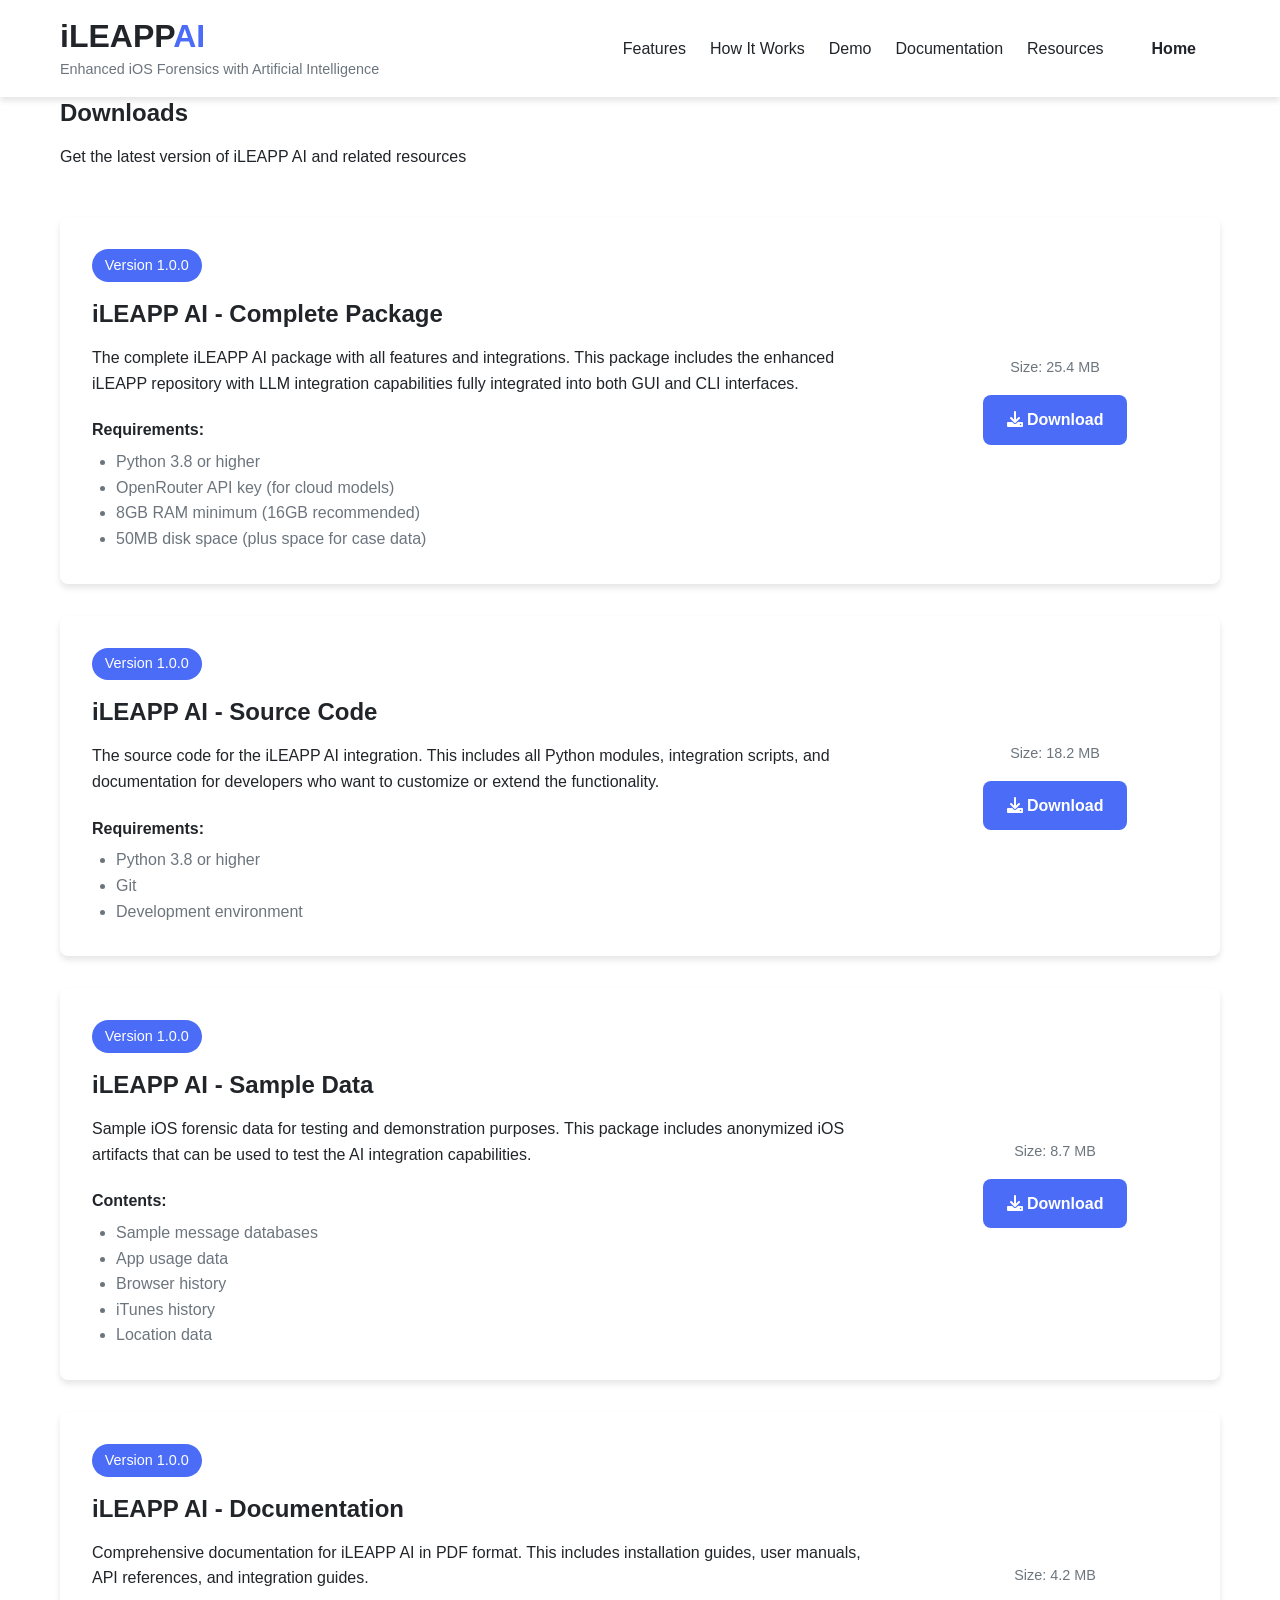
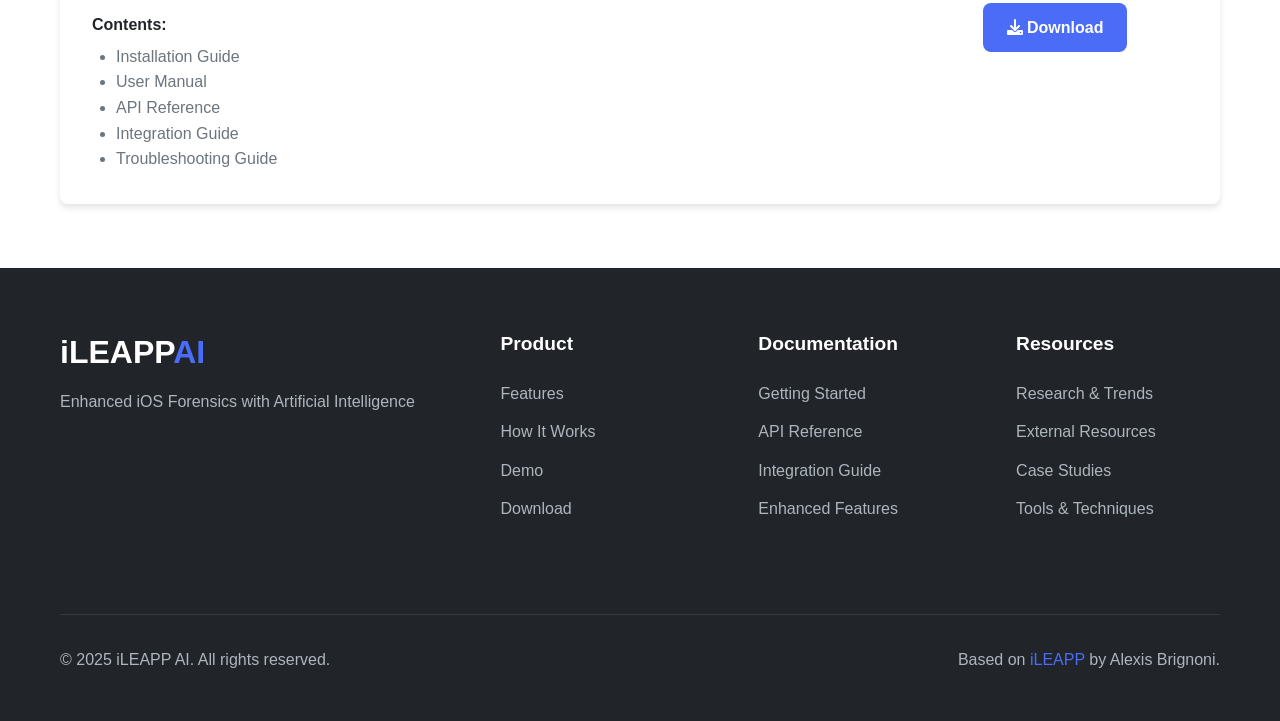
<file: website_backup/downloads/index.html>
<!DOCTYPE html>
<html lang="en">
<head>
    <meta charset="UTF-8">
    <meta name="viewport" content="width=device-width, initial-scale=1.0">
    <title>iLEAPP AI - Downloads</title>
    <link rel="stylesheet" href="../styles.css">
    <link rel="stylesheet" href="https://cdnjs.cloudflare.com/ajax/libs/font-awesome/6.0.0/css/all.min.css">
    <style>
        .downloads-container {
            padding: 2rem 0;
        }
        .download-card {
            background-color: white;
            border-radius: var(--border-radius);
            padding: 2rem;
            box-shadow: var(--shadow);
            margin-bottom: 2rem;
            display: flex;
            flex-wrap: wrap;
            align-items: center;
        }
        .download-info {
            flex: 3;
            min-width: 300px;
            padding-right: 2rem;
        }
        .download-actions {
            flex: 1;
            min-width: 200px;
            text-align: center;
        }
        .download-version {
            display: inline-block;
            background-color: var(--primary-color);
            color: white;
            padding: 0.3rem 0.8rem;
            border-radius: 20px;
            font-size: 0.9rem;
            margin-bottom: 1rem;
        }
        .download-size {
            color: var(--secondary-color);
            font-size: 0.9rem;
            margin-bottom: 1rem;
        }
        .download-requirements {
            margin-top: 1.5rem;
        }
        .download-requirements h4 {
            margin-bottom: 0.5rem;
        }
        .download-requirements ul {
            list-style: disc;
            padding-left: 1.5rem;
            color: var(--secondary-color);
        }
    </style>
</head>
<body>
    <header>
        <div class="container">
            <div class="logo">
                <h1>iLEAPP<span>AI</span></h1>
                <p>Enhanced iOS Forensics with Artificial Intelligence</p>
            </div>
            <nav>
                <ul>
                    <li><a href="../index.html#features">Features</a></li>
                    <li><a href="../index.html#how-it-works">How It Works</a></li>
                    <li><a href="../index.html#demo">Demo</a></li>
                    <li><a href="../index.html#documentation">Documentation</a></li>
                    <li><a href="../index.html#resources">Resources</a></li>
                    <li><a href="../index.html" class="btn">Home</a></li>
                </ul>
            </nav>
        </div>
    </header>

    <section class="page-header">
        <div class="container">
            <h1>Downloads</h1>
            <p>Get the latest version of iLEAPP AI and related resources</p>
        </div>
    </section>

    <section class="downloads-container">
        <div class="container">
            <div class="download-card">
                <div class="download-info">
                    <span class="download-version">Version 1.0.0</span>
                    <h2>iLEAPP AI - Complete Package</h2>
                    <p>The complete iLEAPP AI package with all features and integrations. This package includes the enhanced iLEAPP repository with LLM integration capabilities fully integrated into both GUI and CLI interfaces.</p>
                    <div class="download-requirements">
                        <h4>Requirements:</h4>
                        <ul>
                            <li>Python 3.8 or higher</li>
                            <li>OpenRouter API key (for cloud models)</li>
                            <li>8GB RAM minimum (16GB recommended)</li>
                            <li>50MB disk space (plus space for case data)</li>
                        </ul>
                    </div>
                </div>
                <div class="download-actions">
                    <p class="download-size">Size: 25.4 MB</p>
                    <a href="ileapp_ai_complete.zip" class="btn btn-primary"><i class="fas fa-download"></i> Download</a>
                </div>
            </div>

            <div class="download-card">
                <div class="download-info">
                    <span class="download-version">Version 1.0.0</span>
                    <h2>iLEAPP AI - Source Code</h2>
                    <p>The source code for the iLEAPP AI integration. This includes all Python modules, integration scripts, and documentation for developers who want to customize or extend the functionality.</p>
                    <div class="download-requirements">
                        <h4>Requirements:</h4>
                        <ul>
                            <li>Python 3.8 or higher</li>
                            <li>Git</li>
                            <li>Development environment</li>
                        </ul>
                    </div>
                </div>
                <div class="download-actions">
                    <p class="download-size">Size: 18.2 MB</p>
                    <a href="ileapp_ai_source.zip" class="btn btn-primary"><i class="fas fa-download"></i> Download</a>
                </div>
            </div>

            <div class="download-card">
                <div class="download-info">
                    <span class="download-version">Version 1.0.0</span>
                    <h2>iLEAPP AI - Sample Data</h2>
                    <p>Sample iOS forensic data for testing and demonstration purposes. This package includes anonymized iOS artifacts that can be used to test the AI integration capabilities.</p>
                    <div class="download-requirements">
                        <h4>Contents:</h4>
                        <ul>
                            <li>Sample message databases</li>
                            <li>App usage data</li>
                            <li>Browser history</li>
                            <li>iTunes history</li>
                            <li>Location data</li>
                        </ul>
                    </div>
                </div>
                <div class="download-actions">
                    <p class="download-size">Size: 8.7 MB</p>
                    <a href="ileapp_ai_sample_data.zip" class="btn btn-primary"><i class="fas fa-download"></i> Download</a>
                </div>
            </div>

            <div class="download-card">
                <div class="download-info">
                    <span class="download-version">Version 1.0.0</span>
                    <h2>iLEAPP AI - Documentation</h2>
                    <p>Comprehensive documentation for iLEAPP AI in PDF format. This includes installation guides, user manuals, API references, and integration guides.</p>
                    <div class="download-requirements">
                        <h4>Contents:</h4>
                        <ul>
                            <li>Installation Guide</li>
                            <li>User Manual</li>
                            <li>API Reference</li>
                            <li>Integration Guide</li>
                            <li>Troubleshooting Guide</li>
                        </ul>
                    </div>
                </div>
                <div class="download-actions">
                    <p class="download-size">Size: 4.2 MB</p>
                    <a href="ileapp_ai_docs.pdf" class="btn btn-primary"><i class="fas fa-download"></i> Download</a>
                </div>
            </div>
        </div>
    </section>

    <footer>
        <div class="container">
            <div class="footer-content">
                <div class="footer-logo">
                    <h2>iLEAPP<span>AI</span></h2>
                    <p>Enhanced iOS Forensics with Artificial Intelligence</p>
                </div>
                <div class="footer-links">
                    <div class="footer-column">
                        <h3>Product</h3>
                        <ul>
                            <li><a href="../index.html#features">Features</a></li>
                            <li><a href="../index.html#how-it-works">How It Works</a></li>
                            <li><a href="../index.html#demo">Demo</a></li>
                            <li><a href="index.html">Download</a></li>
                        </ul>
                    </div>
                    <div class="footer-column">
                        <h3>Documentation</h3>
                        <ul>
                            <li><a href="../docs/getting-started.html">Getting Started</a></li>
                            <li><a href="../docs/api-reference.html">API Reference</a></li>
                            <li><a href="../docs/integration-guide.html">Integration Guide</a></li>
                            <li><a href="../docs/enhanced-features.html">Enhanced Features</a></li>
                        </ul>
                    </div>
                    <div class="footer-column">
                        <h3>Resources</h3>
                        <ul>
                            <li><a href="../index.html#resources">Research & Trends</a></li>
                            <li><a href="../index.html#resources">External Resources</a></li>
                            <li><a href="../index.html#resources">Case Studies</a></li>
                            <li><a href="../index.html#resources">Tools & Techniques</a></li>
                        </ul>
                    </div>
                </div>
            </div>
            <div class="footer-bottom">
                <p>&copy; 2025 iLEAPP AI. All rights reserved.</p>
                <p>Based on <a href="https://github.com/abrignoni/iLEAPP" target="_blank">iLEAPP</a> by Alexis Brignoni.</p>
            </div>
        </div>
    </footer>

    <script src="../scripts.js"></script>
</body>
</html>
</file>
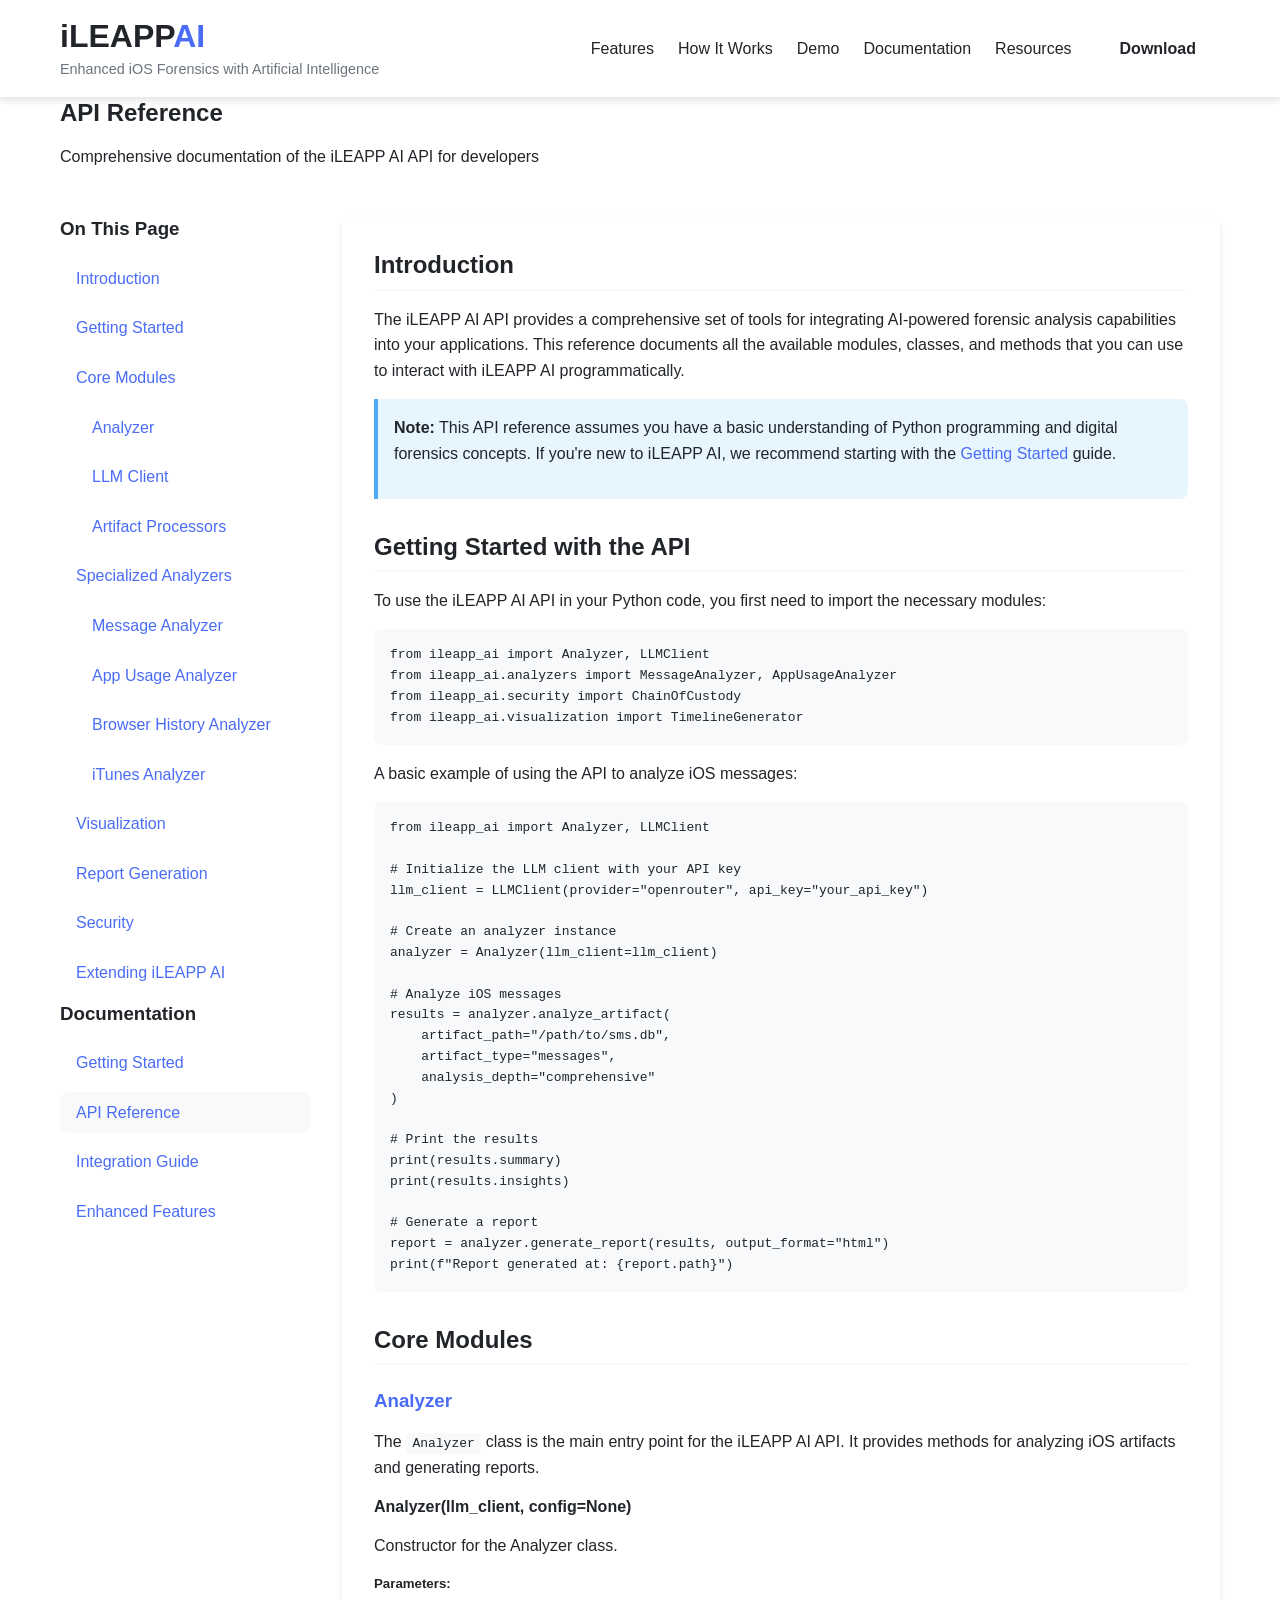
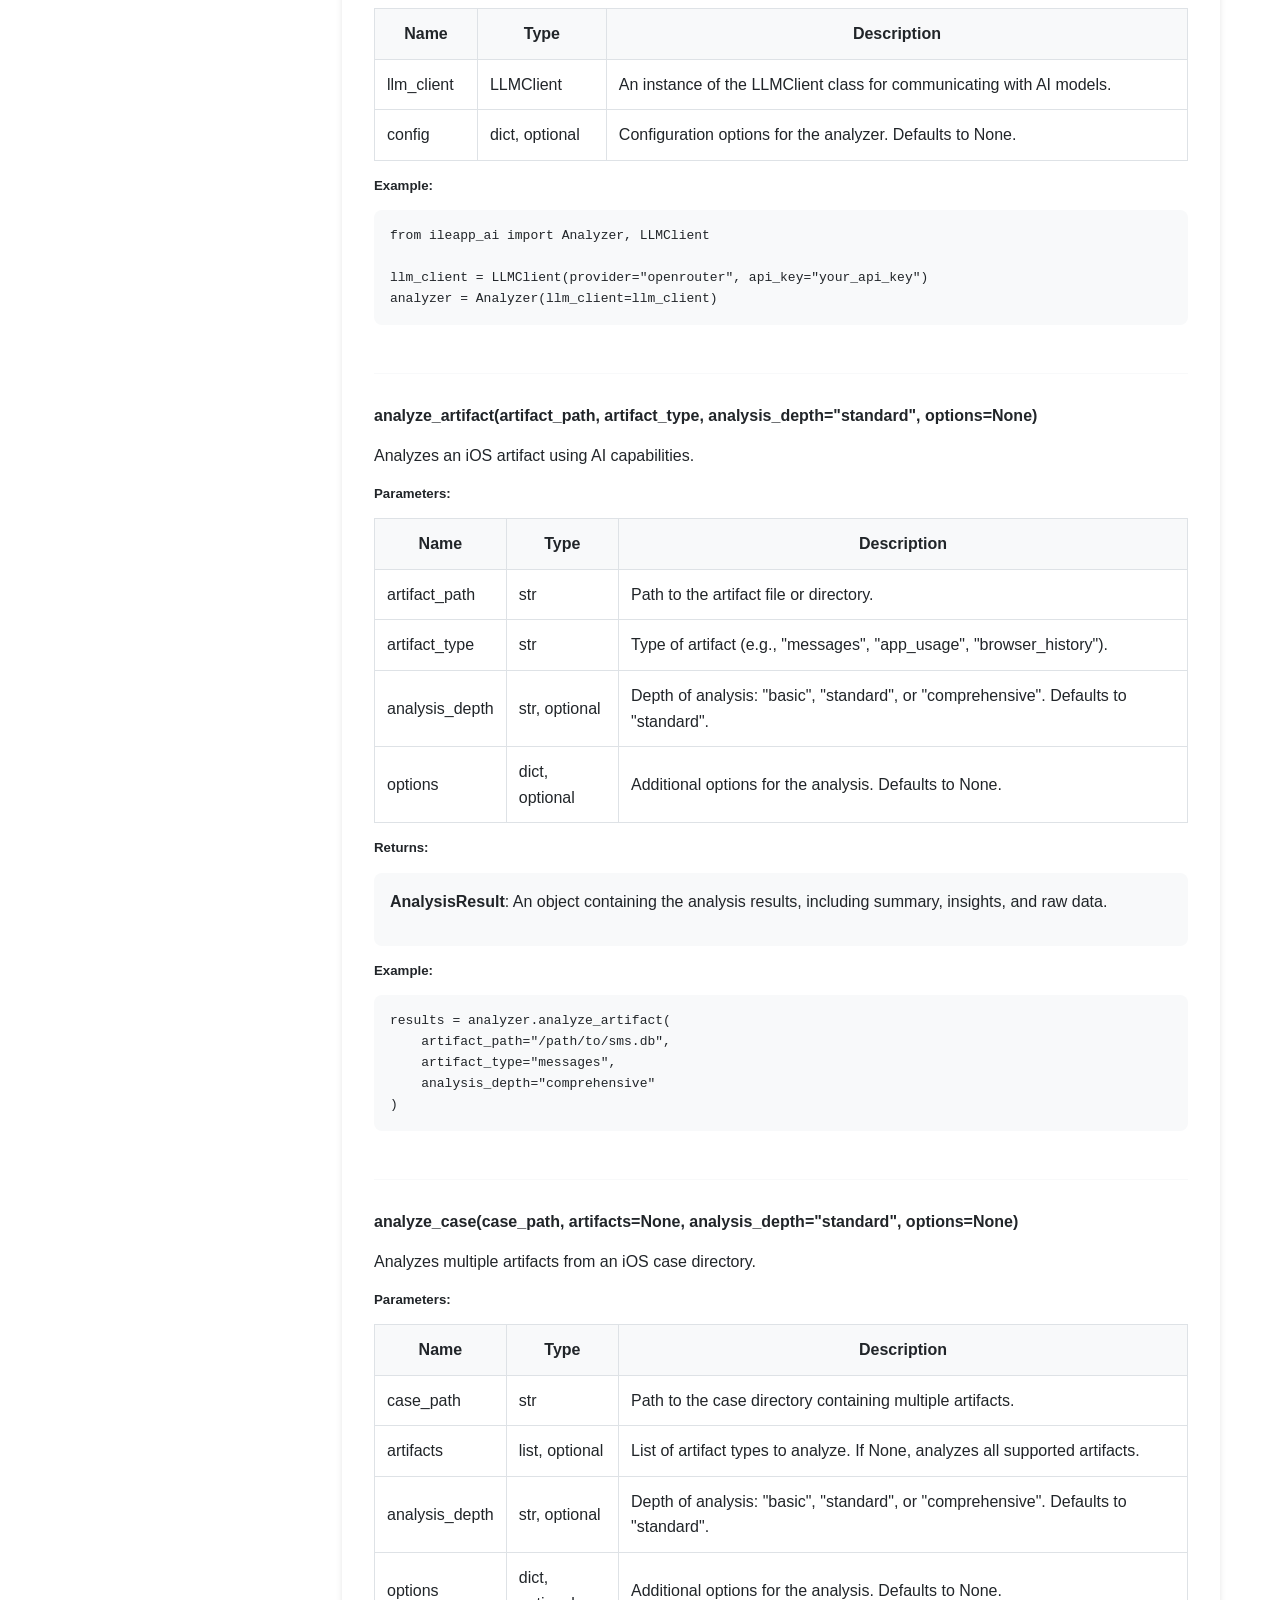
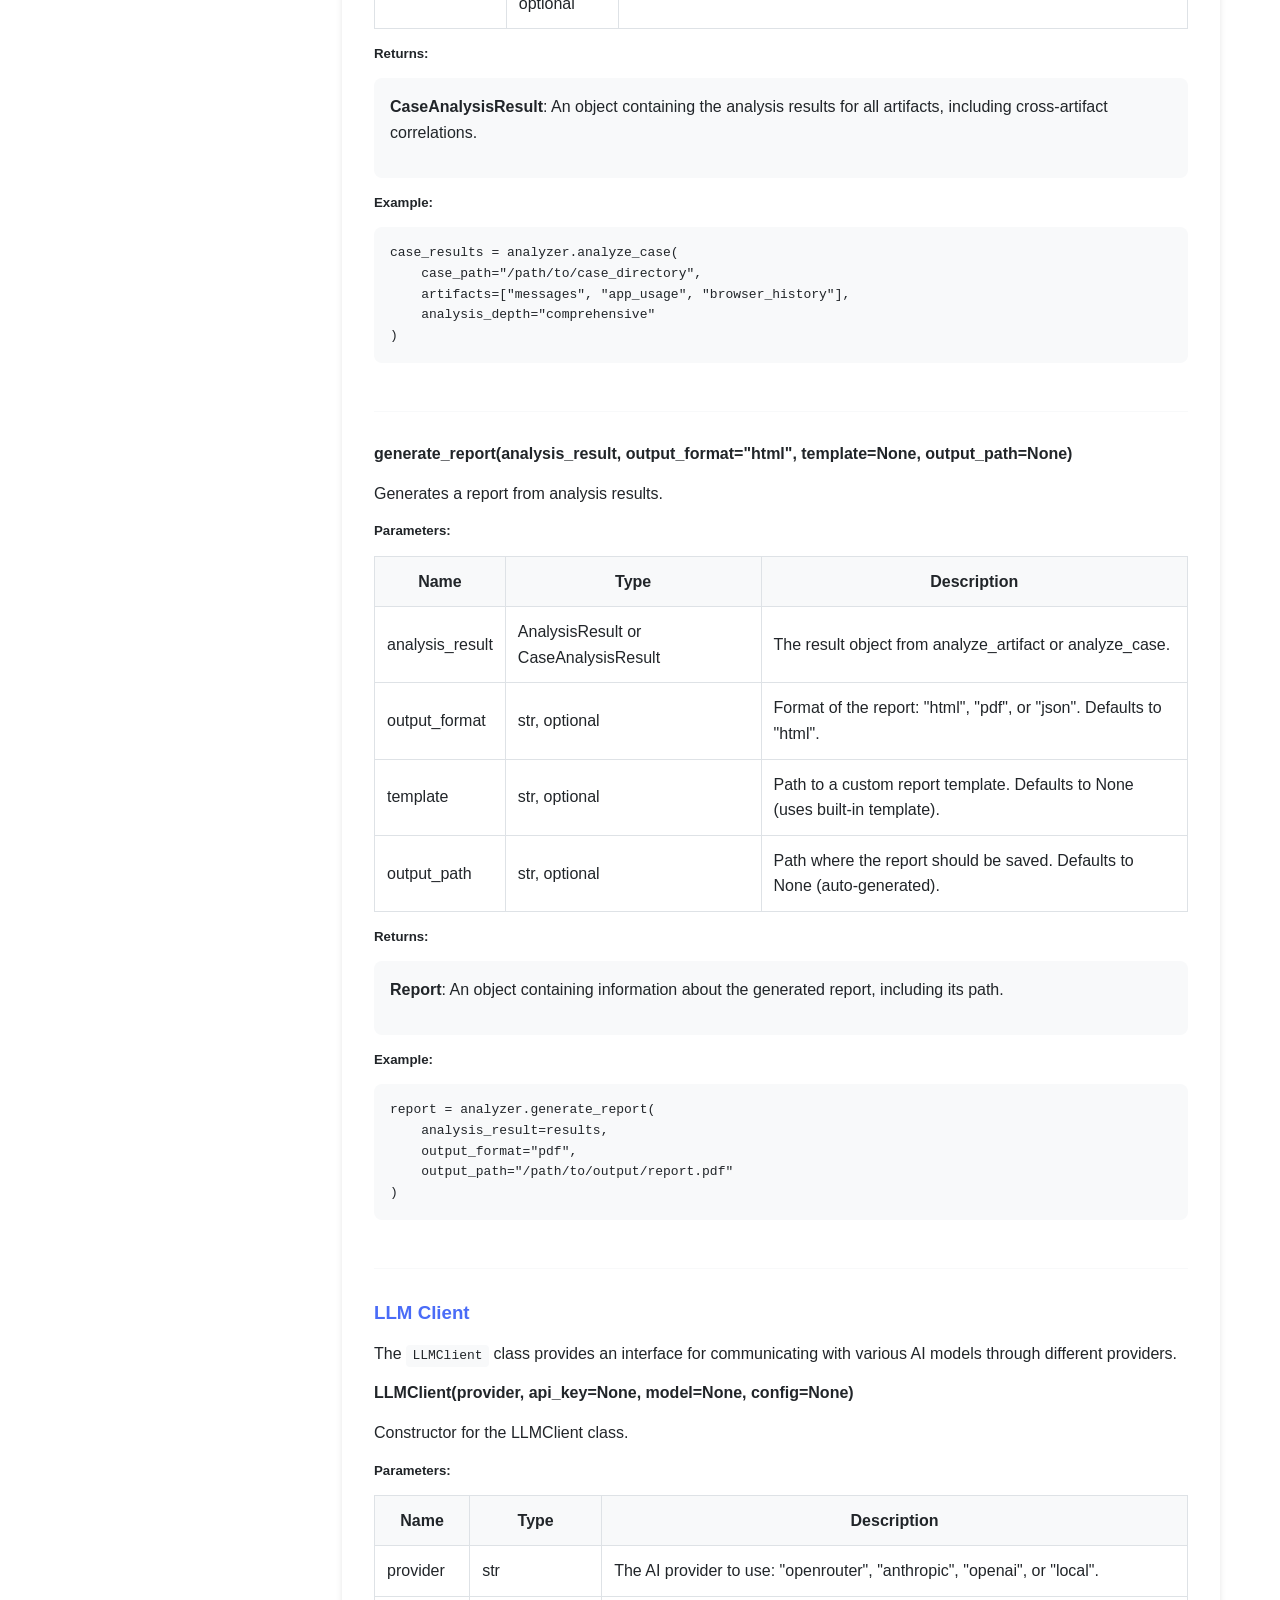
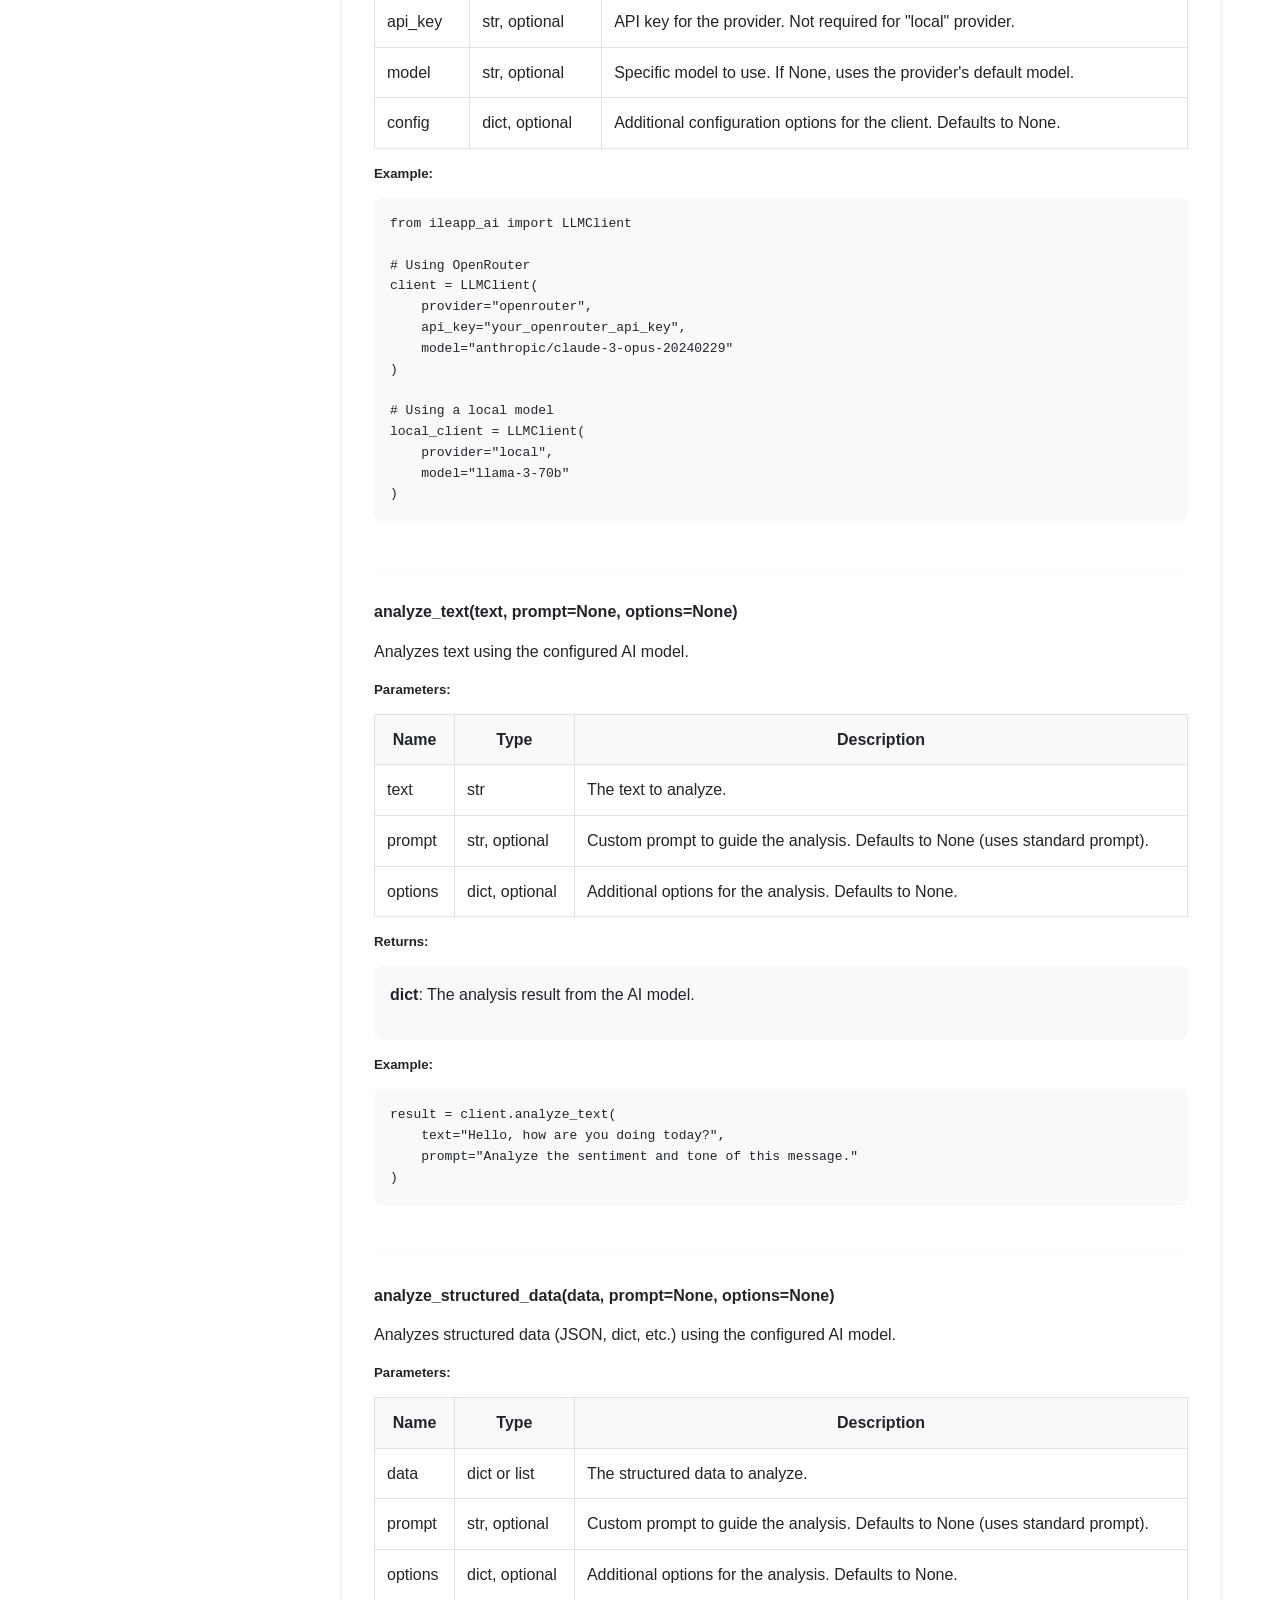
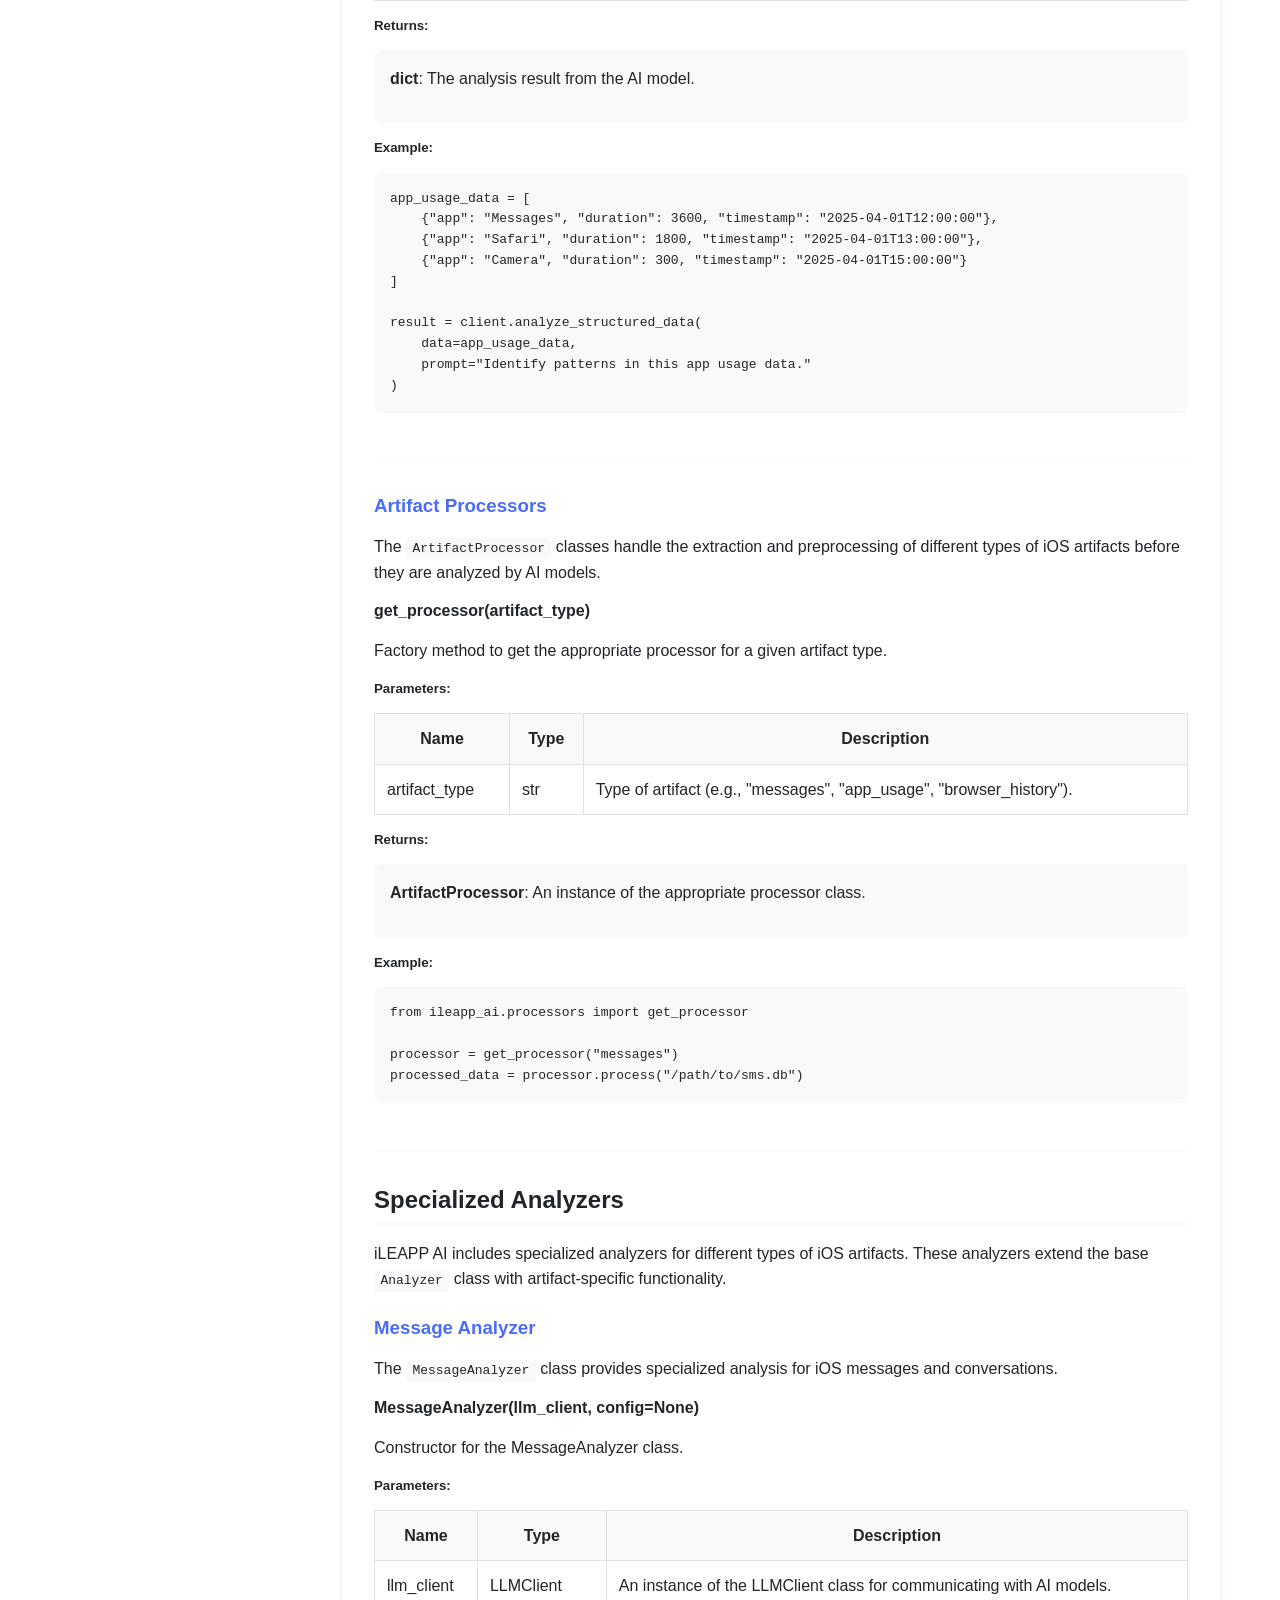
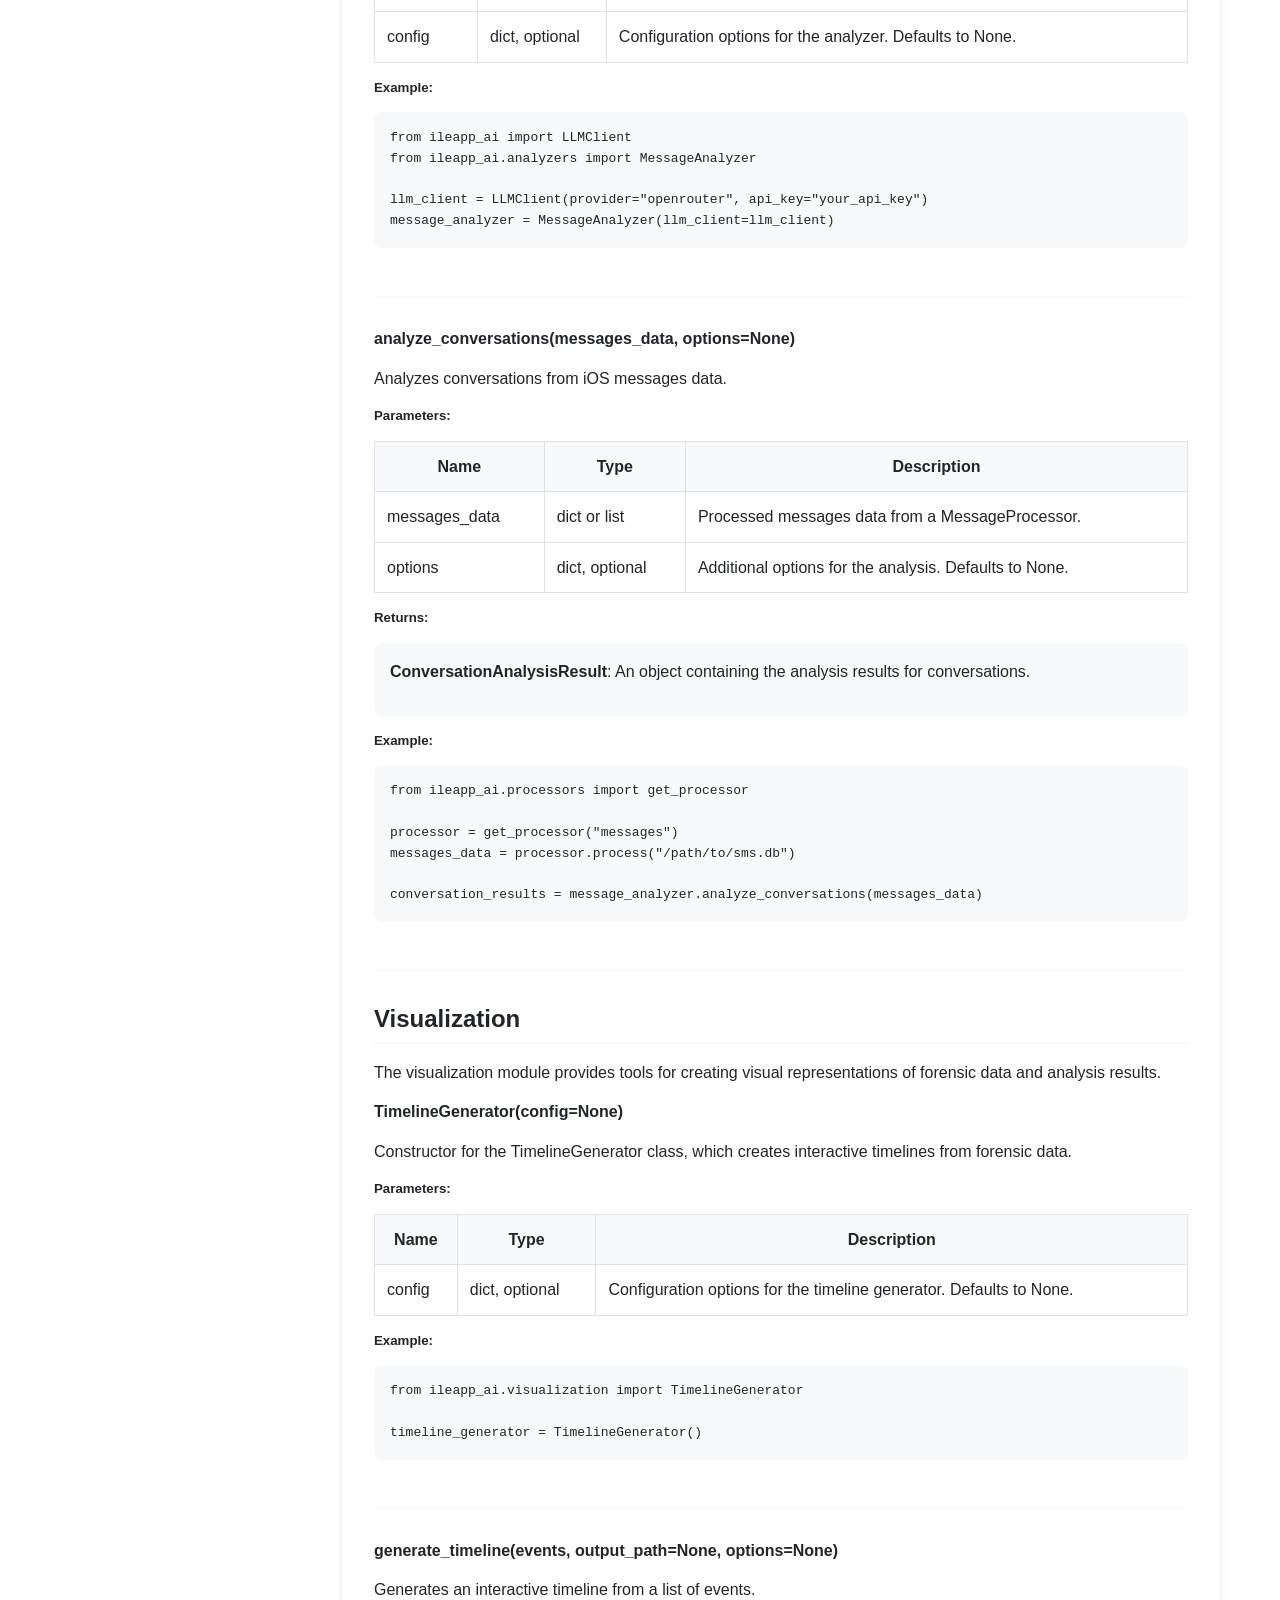
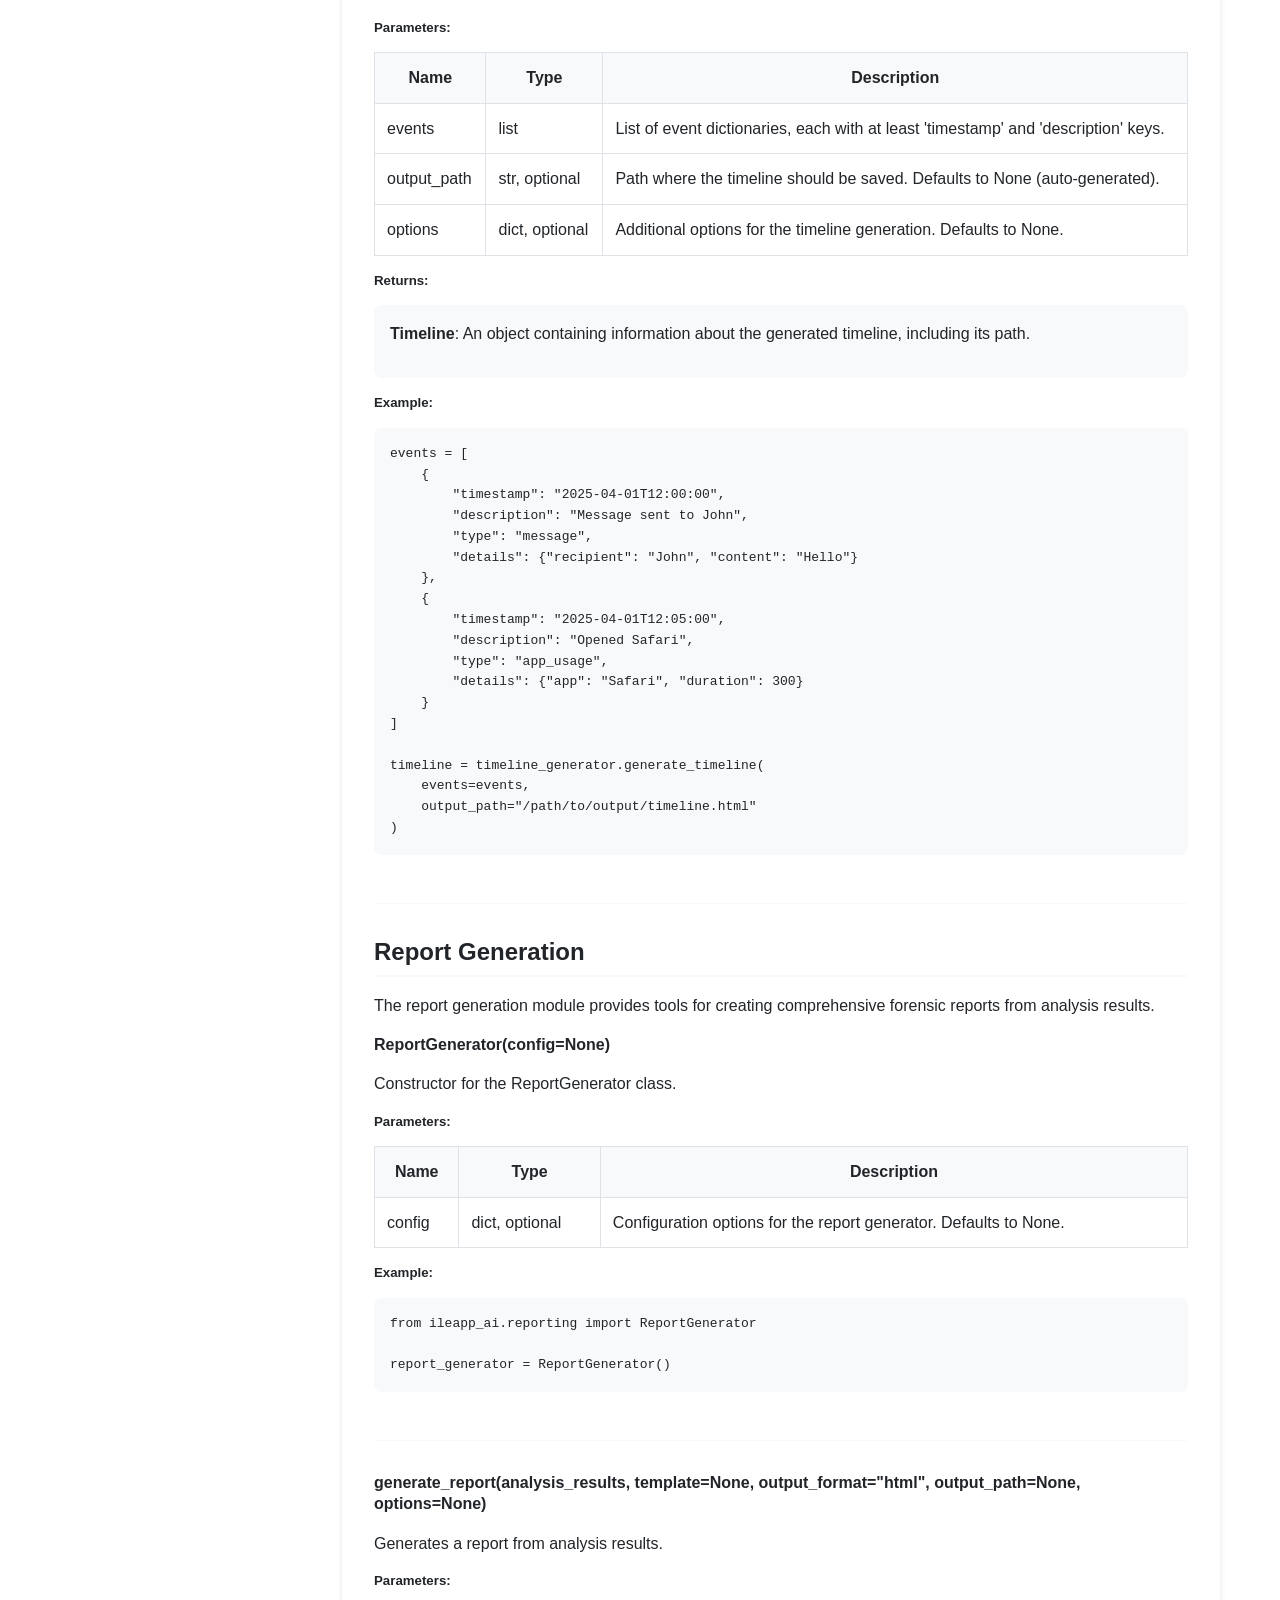
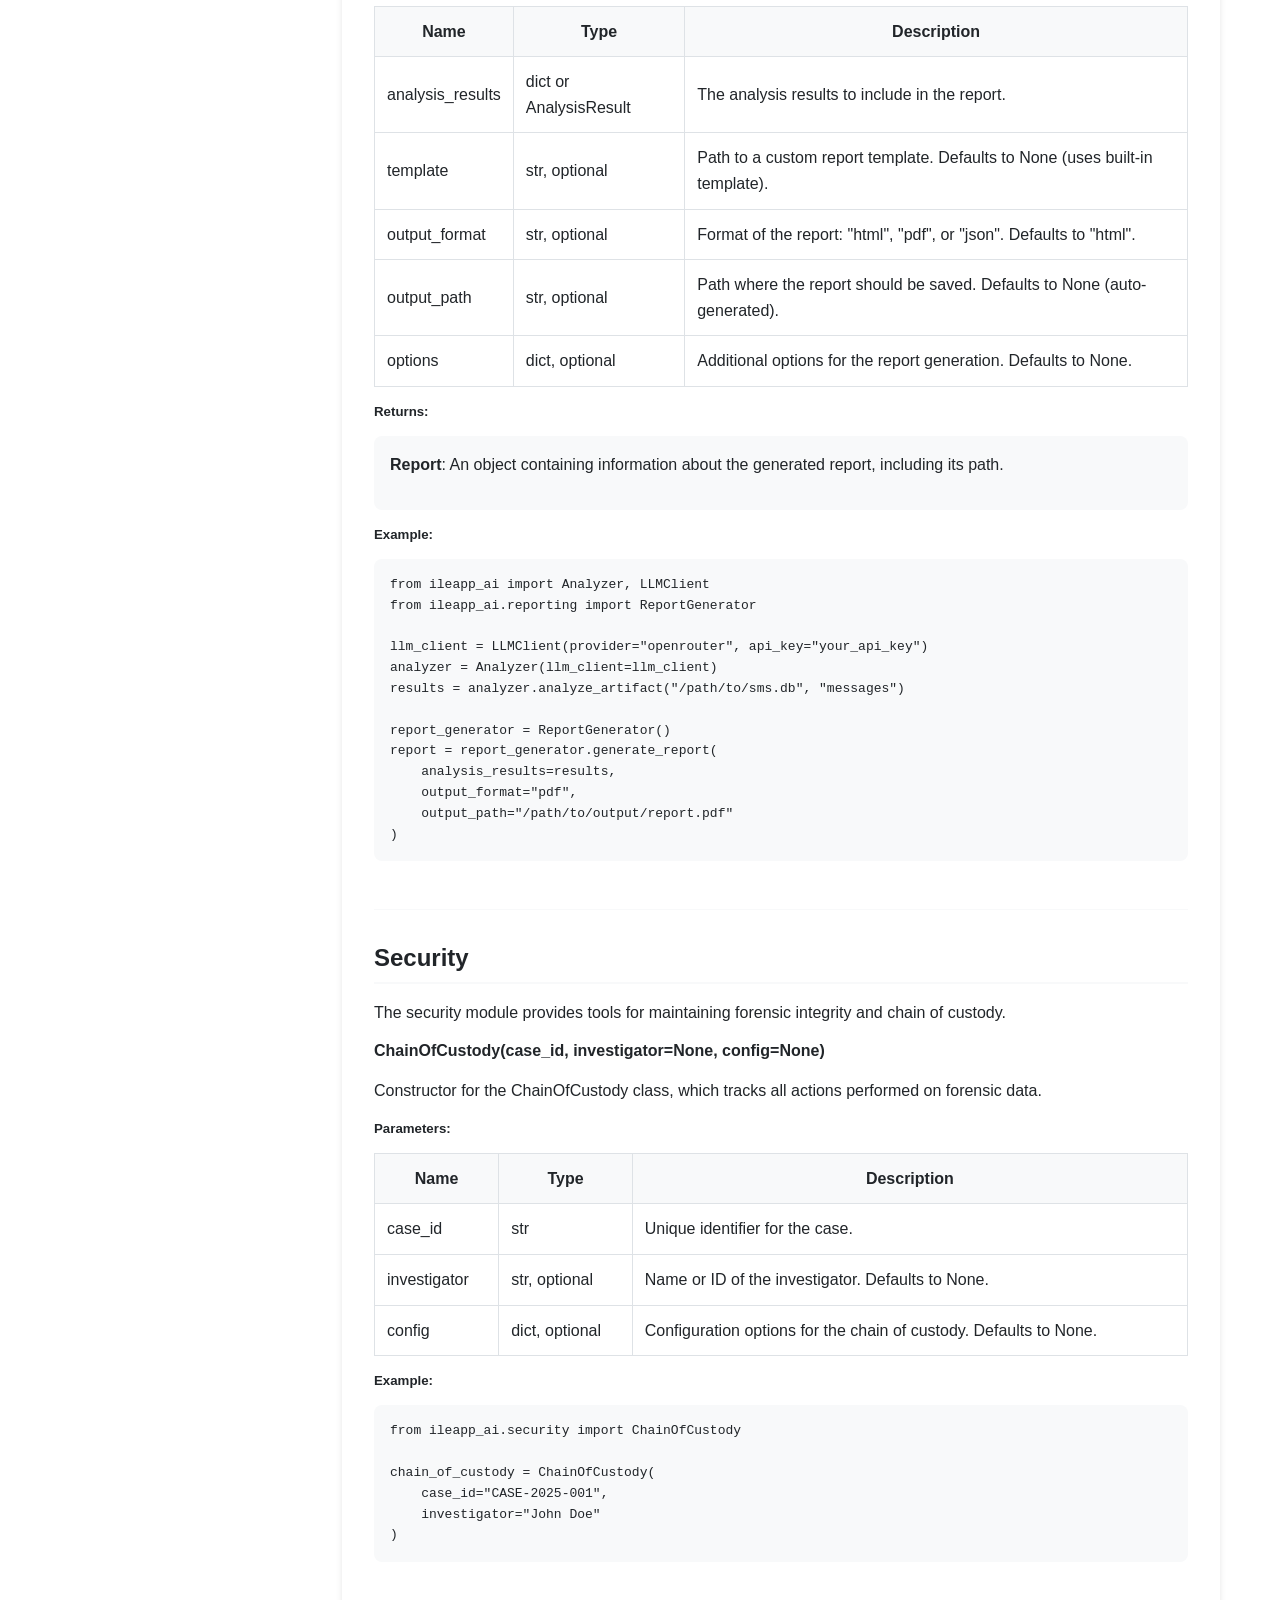
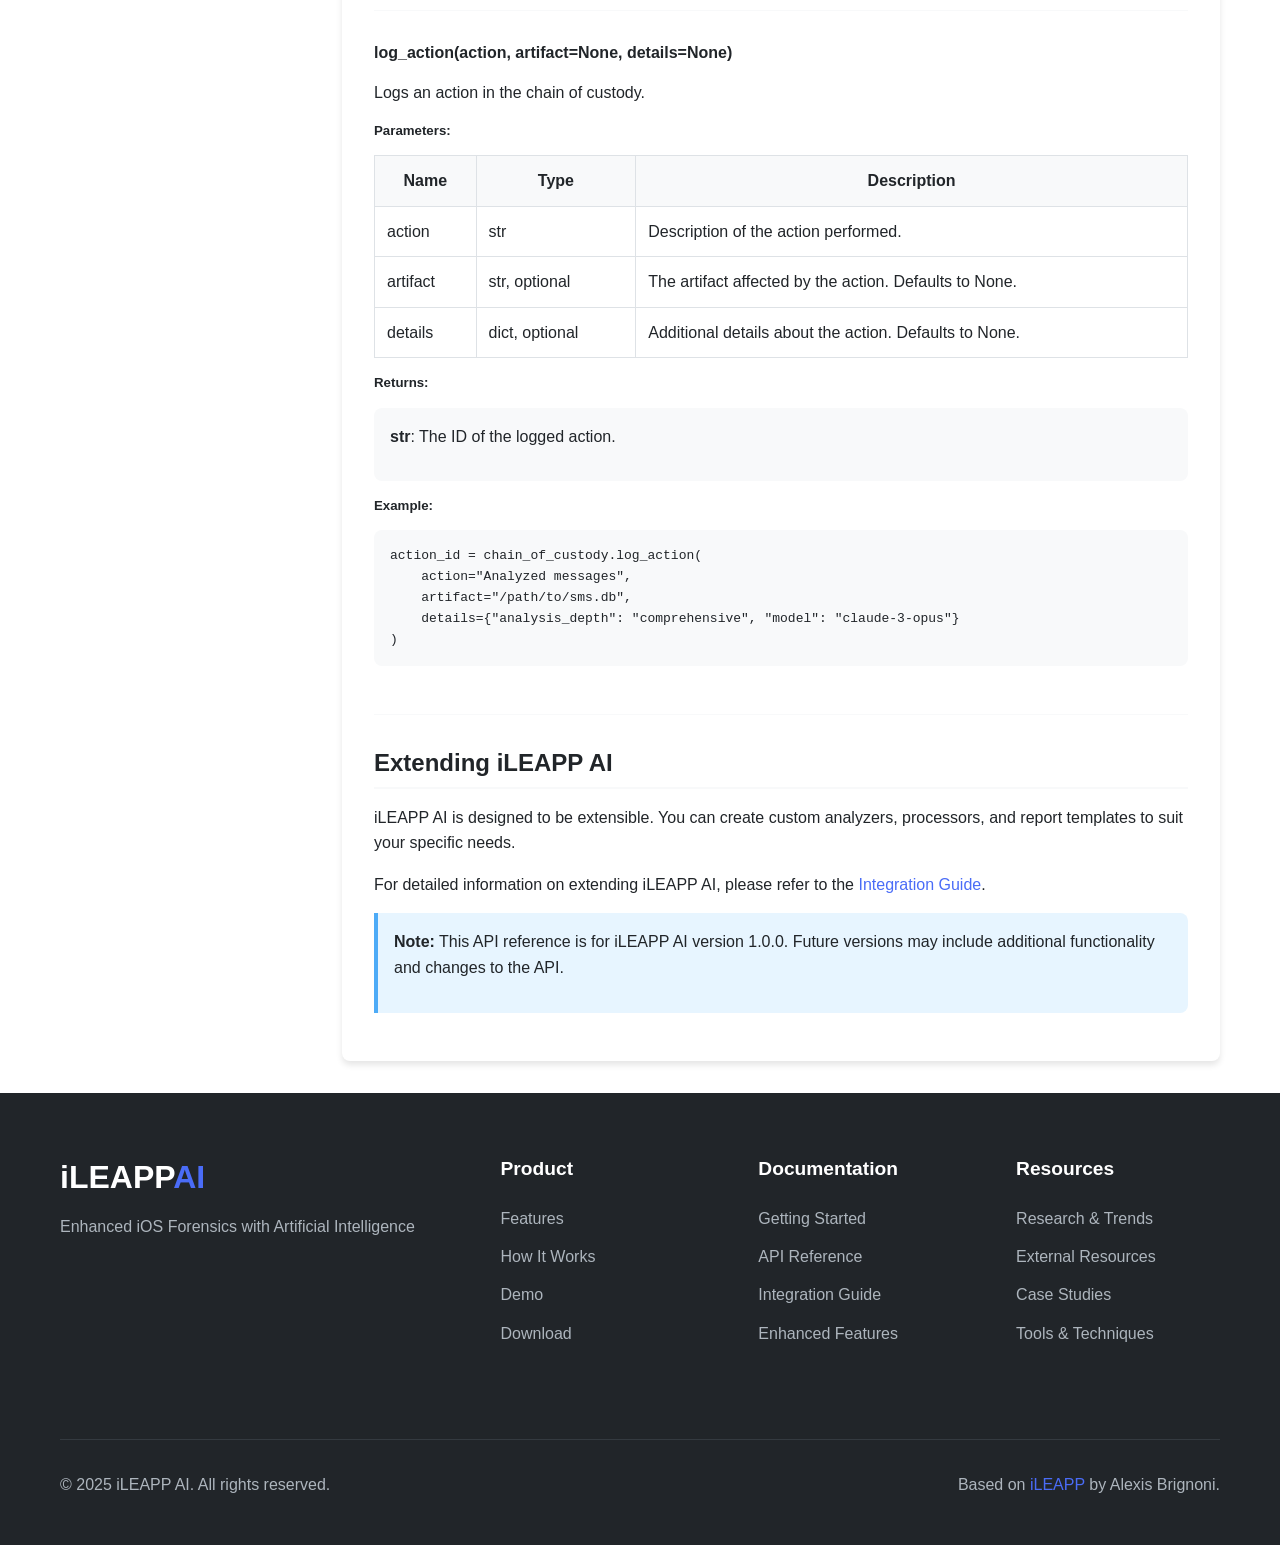
<file: website_backup/docs/api-reference.html>
<!DOCTYPE html>
<html lang="en">
<head>
    <meta charset="UTF-8">
    <meta name="viewport" content="width=device-width, initial-scale=1.0">
    <title>iLEAPP AI - API Reference</title>
    <link rel="stylesheet" href="../styles.css">
    <link rel="stylesheet" href="https://cdnjs.cloudflare.com/ajax/libs/font-awesome/6.0.0/css/all.min.css">
    <style>
        .docs-container {
            padding: 2rem 0;
        }
        .docs-content {
            background-color: white;
            border-radius: var(--border-radius);
            padding: 2rem;
            box-shadow: var(--shadow);
        }
        .docs-content h2 {
            margin-top: 2rem;
            padding-bottom: 0.5rem;
            border-bottom: 2px solid var(--light-color);
        }
        .docs-content h2:first-child {
            margin-top: 0;
        }
        .docs-content h3 {
            margin-top: 1.5rem;
            color: var(--primary-color);
        }
        .docs-content p {
            margin-bottom: 1rem;
        }
        .docs-content ul, .docs-content ol {
            margin-bottom: 1rem;
            padding-left: 1.5rem;
        }
        .docs-content ul li, .docs-content ol li {
            margin-bottom: 0.5rem;
        }
        .docs-content pre {
            background-color: var(--light-color);
            padding: 1rem;
            border-radius: var(--border-radius);
            overflow-x: auto;
            margin-bottom: 1rem;
        }
        .docs-content code {
            font-family: monospace;
            background-color: var(--light-color);
            padding: 0.2rem 0.4rem;
            border-radius: 4px;
        }
        .docs-content pre code {
            background-color: transparent;
            padding: 0;
        }
        .docs-content img {
            max-width: 100%;
            border-radius: var(--border-radius);
            margin: 1rem 0;
        }
        .docs-content blockquote {
            border-left: 4px solid var(--primary-color);
            padding-left: 1rem;
            margin-left: 0;
            color: var(--secondary-color);
        }
        .docs-content table {
            width: 100%;
            border-collapse: collapse;
            margin-bottom: 1rem;
        }
        .docs-content table th, .docs-content table td {
            padding: 0.75rem;
            border: 1px solid #dee2e6;
        }
        .docs-content table th {
            background-color: var(--light-color);
        }
        .docs-content .note {
            background-color: #e7f5ff;
            border-left: 4px solid #4dabf7;
            padding: 1rem;
            margin: 1rem 0;
            border-radius: 0 var(--border-radius) var(--border-radius) 0;
        }
        .docs-content .warning {
            background-color: #fff9db;
            border-left: 4px solid #ffd43b;
            padding: 1rem;
            margin: 1rem 0;
            border-radius: 0 var(--border-radius) var(--border-radius) 0;
        }
        .docs-nav {
            position: sticky;
            top: 100px;
        }
        .docs-nav ul {
            padding-left: 0;
        }
        .docs-nav ul li {
            margin-bottom: 0.5rem;
        }
        .docs-nav ul li a {
            display: block;
            padding: 0.5rem 1rem;
            border-radius: var(--border-radius);
            transition: var(--transition);
        }
        .docs-nav ul li a:hover, .docs-nav ul li a.active {
            background-color: var(--light-color);
            color: var(--primary-color);
        }
        .docs-nav ul li ul {
            padding-left: 1rem;
            margin-top: 0.5rem;
        }
        .docs-layout {
            display: flex;
            gap: 2rem;
        }
        .docs-sidebar {
            flex: 1;
            max-width: 250px;
        }
        .docs-main {
            flex: 3;
        }
        .method {
            margin-bottom: 2rem;
            padding-bottom: 2rem;
            border-bottom: 1px solid var(--light-color);
        }
        .method:last-child {
            border-bottom: none;
        }
        .method-signature {
            background-color: var(--dark-color);
            color: white;
            padding: 1rem;
            border-radius: var(--border-radius);
            font-family: monospace;
            margin-bottom: 1rem;
        }
        .parameter-table {
            width: 100%;
            border-collapse: collapse;
            margin-bottom: 1rem;
        }
        .parameter-table th, .parameter-table td {
            padding: 0.75rem;
            border: 1px solid #dee2e6;
        }
        .parameter-table th {
            background-color: var(--light-color);
        }
        .return-value {
            background-color: var(--light-color);
            padding: 1rem;
            border-radius: var(--border-radius);
            margin-bottom: 1rem;
        }
        .example-code {
            margin-top: 1rem;
        }
        @media (max-width: 992px) {
            .docs-layout {
                flex-direction: column;
            }
            .docs-sidebar {
                max-width: 100%;
            }
            .docs-nav {
                position: relative;
                top: 0;
            }
        }
    </style>
</head>
<body>
    <header>
        <div class="container">
            <div class="logo">
                <h1>iLEAPP<span>AI</span></h1>
                <p>Enhanced iOS Forensics with Artificial Intelligence</p>
            </div>
            <nav>
                <ul>
                    <li><a href="../index.html#features">Features</a></li>
                    <li><a href="../index.html#how-it-works">How It Works</a></li>
                    <li><a href="../index.html#demo">Demo</a></li>
                    <li><a href="../index.html#documentation">Documentation</a></li>
                    <li><a href="../index.html#resources">Resources</a></li>
                    <li><a href="../downloads/" class="btn">Download</a></li>
                </ul>
            </nav>
        </div>
    </header>

    <section class="page-header">
        <div class="container">
            <h1>API Reference</h1>
            <p>Comprehensive documentation of the iLEAPP AI API for developers</p>
        </div>
    </section>

    <section class="docs-container">
        <div class="container">
            <div class="docs-layout">
                <div class="docs-sidebar">
                    <div class="docs-nav">
                        <h3>On This Page</h3>
                        <ul>
                            <li><a href="#introduction">Introduction</a></li>
                            <li><a href="#getting-started">Getting Started</a></li>
                            <li><a href="#core-modules">Core Modules</a>
                                <ul>
                                    <li><a href="#analyzer">Analyzer</a></li>
                                    <li><a href="#llm-client">LLM Client</a></li>
                                    <li><a href="#artifact-processors">Artifact Processors</a></li>
                                </ul>
                            </li>
                            <li><a href="#specialized-analyzers">Specialized Analyzers</a>
                                <ul>
                                    <li><a href="#message-analyzer">Message Analyzer</a></li>
                                    <li><a href="#app-usage-analyzer">App Usage Analyzer</a></li>
                                    <li><a href="#browser-history-analyzer">Browser History Analyzer</a></li>
                                    <li><a href="#itunes-analyzer">iTunes Analyzer</a></li>
                                </ul>
                            </li>
                            <li><a href="#visualization">Visualization</a></li>
                            <li><a href="#report-generation">Report Generation</a></li>
                            <li><a href="#security">Security</a></li>
                            <li><a href="#extending">Extending iLEAPP AI</a></li>
                        </ul>
                        <h3>Documentation</h3>
                        <ul>
                            <li><a href="getting-started.html">Getting Started</a></li>
                            <li><a href="api-reference.html" class="active">API Reference</a></li>
                            <li><a href="integration-guide.html">Integration Guide</a></li>
                            <li><a href="enhanced-features.html">Enhanced Features</a></li>
                        </ul>
                    </div>
                </div>
                <div class="docs-main">
                    <div class="docs-content">
                        <h2 id="introduction">Introduction</h2>
                        <p>The iLEAPP AI API provides a comprehensive set of tools for integrating AI-powered forensic analysis capabilities into your applications. This reference documents all the available modules, classes, and methods that you can use to interact with iLEAPP AI programmatically.</p>
                        
                        <div class="note">
                            <p><strong>Note:</strong> This API reference assumes you have a basic understanding of Python programming and digital forensics concepts. If you're new to iLEAPP AI, we recommend starting with the <a href="getting-started.html">Getting Started</a> guide.</p>
                        </div>

                        <h2 id="getting-started">Getting Started with the API</h2>
                        <p>To use the iLEAPP AI API in your Python code, you first need to import the necessary modules:</p>
                        
                        <pre><code>from ileapp_ai import Analyzer, LLMClient
from ileapp_ai.analyzers import MessageAnalyzer, AppUsageAnalyzer
from ileapp_ai.security import ChainOfCustody
from ileapp_ai.visualization import TimelineGenerator</code></pre>
                        
                        <p>A basic example of using the API to analyze iOS messages:</p>
                        
                        <pre><code>from ileapp_ai import Analyzer, LLMClient

# Initialize the LLM client with your API key
llm_client = LLMClient(provider="openrouter", api_key="your_api_key")

# Create an analyzer instance
analyzer = Analyzer(llm_client=llm_client)

# Analyze iOS messages
results = analyzer.analyze_artifact(
    artifact_path="/path/to/sms.db",
    artifact_type="messages",
    analysis_depth="comprehensive"
)

# Print the results
print(results.summary)
print(results.insights)

# Generate a report
report = analyzer.generate_report(results, output_format="html")
print(f"Report generated at: {report.path}")</code></pre>

                        <h2 id="core-modules">Core Modules</h2>
                        
                        <h3 id="analyzer">Analyzer</h3>
                        <p>The <code>Analyzer</code> class is the main entry point for the iLEAPP AI API. It provides methods for analyzing iOS artifacts and generating reports.</p>
                        
                        <div class="method">
                            <h4>Analyzer(llm_client, config=None)</h4>
                            <p>Constructor for the Analyzer class.</p>
                            
                            <h5>Parameters:</h5>
                            <table class="parameter-table">
                                <thead>
                                    <tr>
                                        <th>Name</th>
                                        <th>Type</th>
                                        <th>Description</th>
                                    </tr>
                                </thead>
                                <tbody>
                                    <tr>
                                        <td>llm_client</td>
                                        <td>LLMClient</td>
                                        <td>An instance of the LLMClient class for communicating with AI models.</td>
                                    </tr>
                                    <tr>
                                        <td>config</td>
                                        <td>dict, optional</td>
                                        <td>Configuration options for the analyzer. Defaults to None.</td>
                                    </tr>
                                </tbody>
                            </table>
                            
                            <div class="example-code">
                                <h5>Example:</h5>
                                <pre><code>from ileapp_ai import Analyzer, LLMClient

llm_client = LLMClient(provider="openrouter", api_key="your_api_key")
analyzer = Analyzer(llm_client=llm_client)</code></pre>
                            </div>
                        </div>
                        
                        <div class="method">
                            <h4>analyze_artifact(artifact_path, artifact_type, analysis_depth="standard", options=None)</h4>
                            <p>Analyzes an iOS artifact using AI capabilities.</p>
                            
                            <h5>Parameters:</h5>
                            <table class="parameter-table">
                                <thead>
                                    <tr>
                                        <th>Name</th>
                                        <th>Type</th>
                                        <th>Description</th>
                                    </tr>
                                </thead>
                                <tbody>
                                    <tr>
                                        <td>artifact_path</td>
                                        <td>str</td>
                                        <td>Path to the artifact file or directory.</td>
                                    </tr>
                                    <tr>
                                        <td>artifact_type</td>
                                        <td>str</td>
                                        <td>Type of artifact (e.g., "messages", "app_usage", "browser_history").</td>
                                    </tr>
                                    <tr>
                                        <td>analysis_depth</td>
                                        <td>str, optional</td>
                                        <td>Depth of analysis: "basic", "standard", or "comprehensive". Defaults to "standard".</td>
                                    </tr>
                                    <tr>
                                        <td>options</td>
                                        <td>dict, optional</td>
                                        <td>Additional options for the analysis. Defaults to None.</td>
                                    </tr>
                                </tbody>
                            </table>
                            
                            <h5>Returns:</h5>
                            <div class="return-value">
                                <p><strong>AnalysisResult</strong>: An object containing the analysis results, including summary, insights, and raw data.</p>
                            </div>
                            
                            <div class="example-code">
                                <h5>Example:</h5>
                                <pre><code>results = analyzer.analyze_artifact(
    artifact_path="/path/to/sms.db",
    artifact_type="messages",
    analysis_depth="comprehensive"
)</code></pre>
                            </div>
                        </div>
                        
                        <div class="method">
                            <h4>analyze_case(case_path, artifacts=None, analysis_depth="standard", options=None)</h4>
                            <p>Analyzes multiple artifacts from an iOS case directory.</p>
                            
                            <h5>Parameters:</h5>
                            <table class="parameter-table">
                                <thead>
                                    <tr>
                                        <th>Name</th>
                                        <th>Type</th>
                                        <th>Description</th>
                                    </tr>
                                </thead>
                                <tbody>
                                    <tr>
                                        <td>case_path</td>
                                        <td>str</td>
                                        <td>Path to the case directory containing multiple artifacts.</td>
                                    </tr>
                                    <tr>
                                        <td>artifacts</td>
                                        <td>list, optional</td>
                                        <td>List of artifact types to analyze. If None, analyzes all supported artifacts.</td>
                                    </tr>
                                    <tr>
                                        <td>analysis_depth</td>
                                        <td>str, optional</td>
                                        <td>Depth of analysis: "basic", "standard", or "comprehensive". Defaults to "standard".</td>
                                    </tr>
                                    <tr>
                                        <td>options</td>
                                        <td>dict, optional</td>
                                        <td>Additional options for the analysis. Defaults to None.</td>
                                    </tr>
                                </tbody>
                            </table>
                            
                            <h5>Returns:</h5>
                            <div class="return-value">
                                <p><strong>CaseAnalysisResult</strong>: An object containing the analysis results for all artifacts, including cross-artifact correlations.</p>
                            </div>
                            
                            <div class="example-code">
                                <h5>Example:</h5>
                                <pre><code>case_results = analyzer.analyze_case(
    case_path="/path/to/case_directory",
    artifacts=["messages", "app_usage", "browser_history"],
    analysis_depth="comprehensive"
)</code></pre>
                            </div>
                        </div>
                        
                        <div class="method">
                            <h4>generate_report(analysis_result, output_format="html", template=None, output_path=None)</h4>
                            <p>Generates a report from analysis results.</p>
                            
                            <h5>Parameters:</h5>
                            <table class="parameter-table">
                                <thead>
                                    <tr>
                                        <th>Name</th>
                                        <th>Type</th>
                                        <th>Description</th>
                                    </tr>
                                </thead>
                                <tbody>
                                    <tr>
                                        <td>analysis_result</td>
                                        <td>AnalysisResult or CaseAnalysisResult</td>
                                        <td>The result object from analyze_artifact or analyze_case.</td>
                                    </tr>
                                    <tr>
                                        <td>output_format</td>
                                        <td>str, optional</td>
                                        <td>Format of the report: "html", "pdf", or "json". Defaults to "html".</td>
                                    </tr>
                                    <tr>
                                        <td>template</td>
                                        <td>str, optional</td>
                                        <td>Path to a custom report template. Defaults to None (uses built-in template).</td>
                                    </tr>
                                    <tr>
                                        <td>output_path</td>
                                        <td>str, optional</td>
                                        <td>Path where the report should be saved. Defaults to None (auto-generated).</td>
                                    </tr>
                                </tbody>
                            </table>
                            
                            <h5>Returns:</h5>
                            <div class="return-value">
                                <p><strong>Report</strong>: An object containing information about the generated report, including its path.</p>
                            </div>
                            
                            <div class="example-code">
                                <h5>Example:</h5>
                                <pre><code>report = analyzer.generate_report(
    analysis_result=results,
    output_format="pdf",
    output_path="/path/to/output/report.pdf"
)</code></pre>
                            </div>
                        </div>

                        <h3 id="llm-client">LLM Client</h3>
                        <p>The <code>LLMClient</code> class provides an interface for communicating with various AI models through different providers.</p>
                        
                        <div class="method">
                            <h4>LLMClient(provider, api_key=None, model=None, config=None)</h4>
                            <p>Constructor for the LLMClient class.</p>
                            
                            <h5>Parameters:</h5>
                            <table class="parameter-table">
                                <thead>
                                    <tr>
                                        <th>Name</th>
                                        <th>Type</th>
                                        <th>Description</th>
                                    </tr>
                                </thead>
                                <tbody>
                                    <tr>
                                        <td>provider</td>
                                        <td>str</td>
                                        <td>The AI provider to use: "openrouter", "anthropic", "openai", or "local".</td>
                                    </tr>
                                    <tr>
                                        <td>api_key</td>
                                        <td>str, optional</td>
                                        <td>API key for the provider. Not required for "local" provider.</td>
                                    </tr>
                                    <tr>
                                        <td>model</td>
                                        <td>str, optional</td>
                                        <td>Specific model to use. If None, uses the provider's default model.</td>
                                    </tr>
                                    <tr>
                                        <td>config</td>
                                        <td>dict, optional</td>
                                        <td>Additional configuration options for the client. Defaults to None.</td>
                                    </tr>
                                </tbody>
                            </table>
                            
                            <div class="example-code">
                                <h5>Example:</h5>
                                <pre><code>from ileapp_ai import LLMClient

# Using OpenRouter
client = LLMClient(
    provider="openrouter",
    api_key="your_openrouter_api_key",
    model="anthropic/claude-3-opus-20240229"
)

# Using a local model
local_client = LLMClient(
    provider="local",
    model="llama-3-70b"
)</code></pre>
                            </div>
                        </div>
                        
                        <div class="method">
                            <h4>analyze_text(text, prompt=None, options=None)</h4>
                            <p>Analyzes text using the configured AI model.</p>
                            
                            <h5>Parameters:</h5>
                            <table class="parameter-table">
                                <thead>
                                    <tr>
                                        <th>Name</th>
                                        <th>Type</th>
                                        <th>Description</th>
                                    </tr>
                                </thead>
                                <tbody>
                                    <tr>
                                        <td>text</td>
                                        <td>str</td>
                                        <td>The text to analyze.</td>
                                    </tr>
                                    <tr>
                                        <td>prompt</td>
                                        <td>str, optional</td>
                                        <td>Custom prompt to guide the analysis. Defaults to None (uses standard prompt).</td>
                                    </tr>
                                    <tr>
                                        <td>options</td>
                                        <td>dict, optional</td>
                                        <td>Additional options for the analysis. Defaults to None.</td>
                                    </tr>
                                </tbody>
                            </table>
                            
                            <h5>Returns:</h5>
                            <div class="return-value">
                                <p><strong>dict</strong>: The analysis result from the AI model.</p>
                            </div>
                            
                            <div class="example-code">
                                <h5>Example:</h5>
                                <pre><code>result = client.analyze_text(
    text="Hello, how are you doing today?",
    prompt="Analyze the sentiment and tone of this message."
)</code></pre>
                            </div>
                        </div>
                        
                        <div class="method">
                            <h4>analyze_structured_data(data, prompt=None, options=None)</h4>
                            <p>Analyzes structured data (JSON, dict, etc.) using the configured AI model.</p>
                            
                            <h5>Parameters:</h5>
                            <table class="parameter-table">
                                <thead>
                                    <tr>
                                        <th>Name</th>
                                        <th>Type</th>
                                        <th>Description</th>
                                    </tr>
                                </thead>
                                <tbody>
                                    <tr>
                                        <td>data</td>
                                        <td>dict or list</td>
                                        <td>The structured data to analyze.</td>
                                    </tr>
                                    <tr>
                                        <td>prompt</td>
                                        <td>str, optional</td>
                                        <td>Custom prompt to guide the analysis. Defaults to None (uses standard prompt).</td>
                                    </tr>
                                    <tr>
                                        <td>options</td>
                                        <td>dict, optional</td>
                                        <td>Additional options for the analysis. Defaults to None.</td>
                                    </tr>
                                </tbody>
                            </table>
                            
                            <h5>Returns:</h5>
                            <div class="return-value">
                                <p><strong>dict</strong>: The analysis result from the AI model.</p>
                            </div>
                            
                            <div class="example-code">
                                <h5>Example:</h5>
                                <pre><code>app_usage_data = [
    {"app": "Messages", "duration": 3600, "timestamp": "2025-04-01T12:00:00"},
    {"app": "Safari", "duration": 1800, "timestamp": "2025-04-01T13:00:00"},
    {"app": "Camera", "duration": 300, "timestamp": "2025-04-01T15:00:00"}
]

result = client.analyze_structured_data(
    data=app_usage_data,
    prompt="Identify patterns in this app usage data."
)</code></pre>
                            </div>
                        </div>

                        <h3 id="artifact-processors">Artifact Processors</h3>
                        <p>The <code>ArtifactProcessor</code> classes handle the extraction and preprocessing of different types of iOS artifacts before they are analyzed by AI models.</p>
                        
                        <div class="method">
                            <h4>get_processor(artifact_type)</h4>
                            <p>Factory method to get the appropriate processor for a given artifact type.</p>
                            
                            <h5>Parameters:</h5>
                            <table class="parameter-table">
                                <thead>
                                    <tr>
                                        <th>Name</th>
                                        <th>Type</th>
                                        <th>Description</th>
                                    </tr>
                                </thead>
                                <tbody>
                                    <tr>
                                        <td>artifact_type</td>
                                        <td>str</td>
                                        <td>Type of artifact (e.g., "messages", "app_usage", "browser_history").</td>
                                    </tr>
                                </tbody>
                            </table>
                            
                            <h5>Returns:</h5>
                            <div class="return-value">
                                <p><strong>ArtifactProcessor</strong>: An instance of the appropriate processor class.</p>
                            </div>
                            
                            <div class="example-code">
                                <h5>Example:</h5>
                                <pre><code>from ileapp_ai.processors import get_processor

processor = get_processor("messages")
processed_data = processor.process("/path/to/sms.db")</code></pre>
                            </div>
                        </div>

                        <h2 id="specialized-analyzers">Specialized Analyzers</h2>
                        <p>iLEAPP AI includes specialized analyzers for different types of iOS artifacts. These analyzers extend the base <code>Analyzer</code> class with artifact-specific functionality.</p>
                        
                        <h3 id="message-analyzer">Message Analyzer</h3>
                        <p>The <code>MessageAnalyzer</code> class provides specialized analysis for iOS messages and conversations.</p>
                        
                        <div class="method">
                            <h4>MessageAnalyzer(llm_client, config=None)</h4>
                            <p>Constructor for the MessageAnalyzer class.</p>
                            
                            <h5>Parameters:</h5>
                            <table class="parameter-table">
                                <thead>
                                    <tr>
                                        <th>Name</th>
                                        <th>Type</th>
                                        <th>Description</th>
                                    </tr>
                                </thead>
                                <tbody>
                                    <tr>
                                        <td>llm_client</td>
                                        <td>LLMClient</td>
                                        <td>An instance of the LLMClient class for communicating with AI models.</td>
                                    </tr>
                                    <tr>
                                        <td>config</td>
                                        <td>dict, optional</td>
                                        <td>Configuration options for the analyzer. Defaults to None.</td>
                                    </tr>
                                </tbody>
                            </table>
                            
                            <div class="example-code">
                                <h5>Example:</h5>
                                <pre><code>from ileapp_ai import LLMClient
from ileapp_ai.analyzers import MessageAnalyzer

llm_client = LLMClient(provider="openrouter", api_key="your_api_key")
message_analyzer = MessageAnalyzer(llm_client=llm_client)</code></pre>
                            </div>
                        </div>
                        
                        <div class="method">
                            <h4>analyze_conversations(messages_data, options=None)</h4>
                            <p>Analyzes conversations from iOS messages data.</p>
                            
                            <h5>Parameters:</h5>
                            <table class="parameter-table">
                                <thead>
                                    <tr>
                                        <th>Name</th>
                                        <th>Type</th>
                                        <th>Description</th>
                                    </tr>
                                </thead>
                                <tbody>
                                    <tr>
                                        <td>messages_data</td>
                                        <td>dict or list</td>
                                        <td>Processed messages data from a MessageProcessor.</td>
                                    </tr>
                                    <tr>
                                        <td>options</td>
                                        <td>dict, optional</td>
                                        <td>Additional options for the analysis. Defaults to None.</td>
                                    </tr>
                                </tbody>
                            </table>
                            
                            <h5>Returns:</h5>
                            <div class="return-value">
                                <p><strong>ConversationAnalysisResult</strong>: An object containing the analysis results for conversations.</p>
                            </div>
                            
                            <div class="example-code">
                                <h5>Example:</h5>
                                <pre><code>from ileapp_ai.processors import get_processor

processor = get_processor("messages")
messages_data = processor.process("/path/to/sms.db")

conversation_results = message_analyzer.analyze_conversations(messages_data)</code></pre>
                            </div>
                        </div>

                        <!-- Additional specialized analyzers would be documented here -->

                        <h2 id="visualization">Visualization</h2>
                        <p>The visualization module provides tools for creating visual representations of forensic data and analysis results.</p>
                        
                        <div class="method">
                            <h4>TimelineGenerator(config=None)</h4>
                            <p>Constructor for the TimelineGenerator class, which creates interactive timelines from forensic data.</p>
                            
                            <h5>Parameters:</h5>
                            <table class="parameter-table">
                                <thead>
                                    <tr>
                                        <th>Name</th>
                                        <th>Type</th>
                                        <th>Description</th>
                                    </tr>
                                </thead>
                                <tbody>
                                    <tr>
                                        <td>config</td>
                                        <td>dict, optional</td>
                                        <td>Configuration options for the timeline generator. Defaults to None.</td>
                                    </tr>
                                </tbody>
                            </table>
                            
                            <div class="example-code">
                                <h5>Example:</h5>
                                <pre><code>from ileapp_ai.visualization import TimelineGenerator

timeline_generator = TimelineGenerator()</code></pre>
                            </div>
                        </div>
                        
                        <div class="method">
                            <h4>generate_timeline(events, output_path=None, options=None)</h4>
                            <p>Generates an interactive timeline from a list of events.</p>
                            
                            <h5>Parameters:</h5>
                            <table class="parameter-table">
                                <thead>
                                    <tr>
                                        <th>Name</th>
                                        <th>Type</th>
                                        <th>Description</th>
                                    </tr>
                                </thead>
                                <tbody>
                                    <tr>
                                        <td>events</td>
                                        <td>list</td>
                                        <td>List of event dictionaries, each with at least 'timestamp' and 'description' keys.</td>
                                    </tr>
                                    <tr>
                                        <td>output_path</td>
                                        <td>str, optional</td>
                                        <td>Path where the timeline should be saved. Defaults to None (auto-generated).</td>
                                    </tr>
                                    <tr>
                                        <td>options</td>
                                        <td>dict, optional</td>
                                        <td>Additional options for the timeline generation. Defaults to None.</td>
                                    </tr>
                                </tbody>
                            </table>
                            
                            <h5>Returns:</h5>
                            <div class="return-value">
                                <p><strong>Timeline</strong>: An object containing information about the generated timeline, including its path.</p>
                            </div>
                            
                            <div class="example-code">
                                <h5>Example:</h5>
                                <pre><code>events = [
    {
        "timestamp": "2025-04-01T12:00:00",
        "description": "Message sent to John",
        "type": "message",
        "details": {"recipient": "John", "content": "Hello"}
    },
    {
        "timestamp": "2025-04-01T12:05:00",
        "description": "Opened Safari",
        "type": "app_usage",
        "details": {"app": "Safari", "duration": 300}
    }
]

timeline = timeline_generator.generate_timeline(
    events=events,
    output_path="/path/to/output/timeline.html"
)</code></pre>
                            </div>
                        </div>

                        <h2 id="report-generation">Report Generation</h2>
                        <p>The report generation module provides tools for creating comprehensive forensic reports from analysis results.</p>
                        
                        <div class="method">
                            <h4>ReportGenerator(config=None)</h4>
                            <p>Constructor for the ReportGenerator class.</p>
                            
                            <h5>Parameters:</h5>
                            <table class="parameter-table">
                                <thead>
                                    <tr>
                                        <th>Name</th>
                                        <th>Type</th>
                                        <th>Description</th>
                                    </tr>
                                </thead>
                                <tbody>
                                    <tr>
                                        <td>config</td>
                                        <td>dict, optional</td>
                                        <td>Configuration options for the report generator. Defaults to None.</td>
                                    </tr>
                                </tbody>
                            </table>
                            
                            <div class="example-code">
                                <h5>Example:</h5>
                                <pre><code>from ileapp_ai.reporting import ReportGenerator

report_generator = ReportGenerator()</code></pre>
                            </div>
                        </div>
                        
                        <div class="method">
                            <h4>generate_report(analysis_results, template=None, output_format="html", output_path=None, options=None)</h4>
                            <p>Generates a report from analysis results.</p>
                            
                            <h5>Parameters:</h5>
                            <table class="parameter-table">
                                <thead>
                                    <tr>
                                        <th>Name</th>
                                        <th>Type</th>
                                        <th>Description</th>
                                    </tr>
                                </thead>
                                <tbody>
                                    <tr>
                                        <td>analysis_results</td>
                                        <td>dict or AnalysisResult</td>
                                        <td>The analysis results to include in the report.</td>
                                    </tr>
                                    <tr>
                                        <td>template</td>
                                        <td>str, optional</td>
                                        <td>Path to a custom report template. Defaults to None (uses built-in template).</td>
                                    </tr>
                                    <tr>
                                        <td>output_format</td>
                                        <td>str, optional</td>
                                        <td>Format of the report: "html", "pdf", or "json". Defaults to "html".</td>
                                    </tr>
                                    <tr>
                                        <td>output_path</td>
                                        <td>str, optional</td>
                                        <td>Path where the report should be saved. Defaults to None (auto-generated).</td>
                                    </tr>
                                    <tr>
                                        <td>options</td>
                                        <td>dict, optional</td>
                                        <td>Additional options for the report generation. Defaults to None.</td>
                                    </tr>
                                </tbody>
                            </table>
                            
                            <h5>Returns:</h5>
                            <div class="return-value">
                                <p><strong>Report</strong>: An object containing information about the generated report, including its path.</p>
                            </div>
                            
                            <div class="example-code">
                                <h5>Example:</h5>
                                <pre><code>from ileapp_ai import Analyzer, LLMClient
from ileapp_ai.reporting import ReportGenerator

llm_client = LLMClient(provider="openrouter", api_key="your_api_key")
analyzer = Analyzer(llm_client=llm_client)
results = analyzer.analyze_artifact("/path/to/sms.db", "messages")

report_generator = ReportGenerator()
report = report_generator.generate_report(
    analysis_results=results,
    output_format="pdf",
    output_path="/path/to/output/report.pdf"
)</code></pre>
                            </div>
                        </div>

                        <h2 id="security">Security</h2>
                        <p>The security module provides tools for maintaining forensic integrity and chain of custody.</p>
                        
                        <div class="method">
                            <h4>ChainOfCustody(case_id, investigator=None, config=None)</h4>
                            <p>Constructor for the ChainOfCustody class, which tracks all actions performed on forensic data.</p>
                            
                            <h5>Parameters:</h5>
                            <table class="parameter-table">
                                <thead>
                                    <tr>
                                        <th>Name</th>
                                        <th>Type</th>
                                        <th>Description</th>
                                    </tr>
                                </thead>
                                <tbody>
                                    <tr>
                                        <td>case_id</td>
                                        <td>str</td>
                                        <td>Unique identifier for the case.</td>
                                    </tr>
                                    <tr>
                                        <td>investigator</td>
                                        <td>str, optional</td>
                                        <td>Name or ID of the investigator. Defaults to None.</td>
                                    </tr>
                                    <tr>
                                        <td>config</td>
                                        <td>dict, optional</td>
                                        <td>Configuration options for the chain of custody. Defaults to None.</td>
                                    </tr>
                                </tbody>
                            </table>
                            
                            <div class="example-code">
                                <h5>Example:</h5>
                                <pre><code>from ileapp_ai.security import ChainOfCustody

chain_of_custody = ChainOfCustody(
    case_id="CASE-2025-001",
    investigator="John Doe"
)</code></pre>
                            </div>
                        </div>
                        
                        <div class="method">
                            <h4>log_action(action, artifact=None, details=None)</h4>
                            <p>Logs an action in the chain of custody.</p>
                            
                            <h5>Parameters:</h5>
                            <table class="parameter-table">
                                <thead>
                                    <tr>
                                        <th>Name</th>
                                        <th>Type</th>
                                        <th>Description</th>
                                    </tr>
                                </thead>
                                <tbody>
                                    <tr>
                                        <td>action</td>
                                        <td>str</td>
                                        <td>Description of the action performed.</td>
                                    </tr>
                                    <tr>
                                        <td>artifact</td>
                                        <td>str, optional</td>
                                        <td>The artifact affected by the action. Defaults to None.</td>
                                    </tr>
                                    <tr>
                                        <td>details</td>
                                        <td>dict, optional</td>
                                        <td>Additional details about the action. Defaults to None.</td>
                                    </tr>
                                </tbody>
                            </table>
                            
                            <h5>Returns:</h5>
                            <div class="return-value">
                                <p><strong>str</strong>: The ID of the logged action.</p>
                            </div>
                            
                            <div class="example-code">
                                <h5>Example:</h5>
                                <pre><code>action_id = chain_of_custody.log_action(
    action="Analyzed messages",
    artifact="/path/to/sms.db",
    details={"analysis_depth": "comprehensive", "model": "claude-3-opus"}
)</code></pre>
                            </div>
                        </div>

                        <h2 id="extending">Extending iLEAPP AI</h2>
                        <p>iLEAPP AI is designed to be extensible. You can create custom analyzers, processors, and report templates to suit your specific needs.</p>
                        
                        <p>For detailed information on extending iLEAPP AI, please refer to the <a href="integration-guide.html">Integration Guide</a>.</p>
                        
                        <div class="note">
                            <p><strong>Note:</strong> This API reference is for iLEAPP AI version 1.0.0. Future versions may include additional functionality and changes to the API.</p>
                        </div>
                    </div>
                </div>
            </div>
        </div>
    </section>

    <footer>
        <div class="container">
            <div class="footer-content">
                <div class="footer-logo">
                    <h2>iLEAPP<span>AI</span></h2>
                    <p>Enhanced iOS Forensics with Artificial Intelligence</p>
                </div>
                <div class="footer-links">
                    <div class="footer-column">
                        <h3>Product</h3>
                        <ul>
                            <li><a href="../index.html#features">Features</a></li>
                            <li><a href="../index.html#how-it-works">How It Works</a></li>
                            <li><a href="../index.html#demo">Demo</a></li>
                            <li><a href="../downloads/">Download</a></li>
                        </ul>
                    </div>
                    <div class="footer-column">
                        <h3>Documentation</h3>
                        <ul>
                            <li><a href="getting-started.html">Getting Started</a></li>
                            <li><a href="api-reference.html">API Reference</a></li>
                            <li><a href="integration-guide.html">Integration Guide</a></li>
                            <li><a href="enhanced-features.html">Enhanced Features</a></li>
                        </ul>
                    </div>
                    <div class="footer-column">
                        <h3>Resources</h3>
                        <ul>
                            <li><a href="../index.html#resources">Research & Trends</a></li>
                            <li><a href="../index.html#resources">External Resources</a></li>
                            <li><a href="../index.html#resources">Case Studies</a></li>
                            <li><a href="../index.html#resources">Tools & Techniques</a></li>
                        </ul>
                    </div>
                </div>
            </div>
            <div class="footer-bottom">
                <p>&copy; 2025 iLEAPP AI. All rights reserved.</p>
                <p>Based on <a href="https://github.com/abrignoni/iLEAPP" target="_blank">iLEAPP</a> by Alexis Brignoni.</p>
            </div>
        </div>
    </footer>

    <script src="../scripts.js"></script>
</body>
</html>
</file>
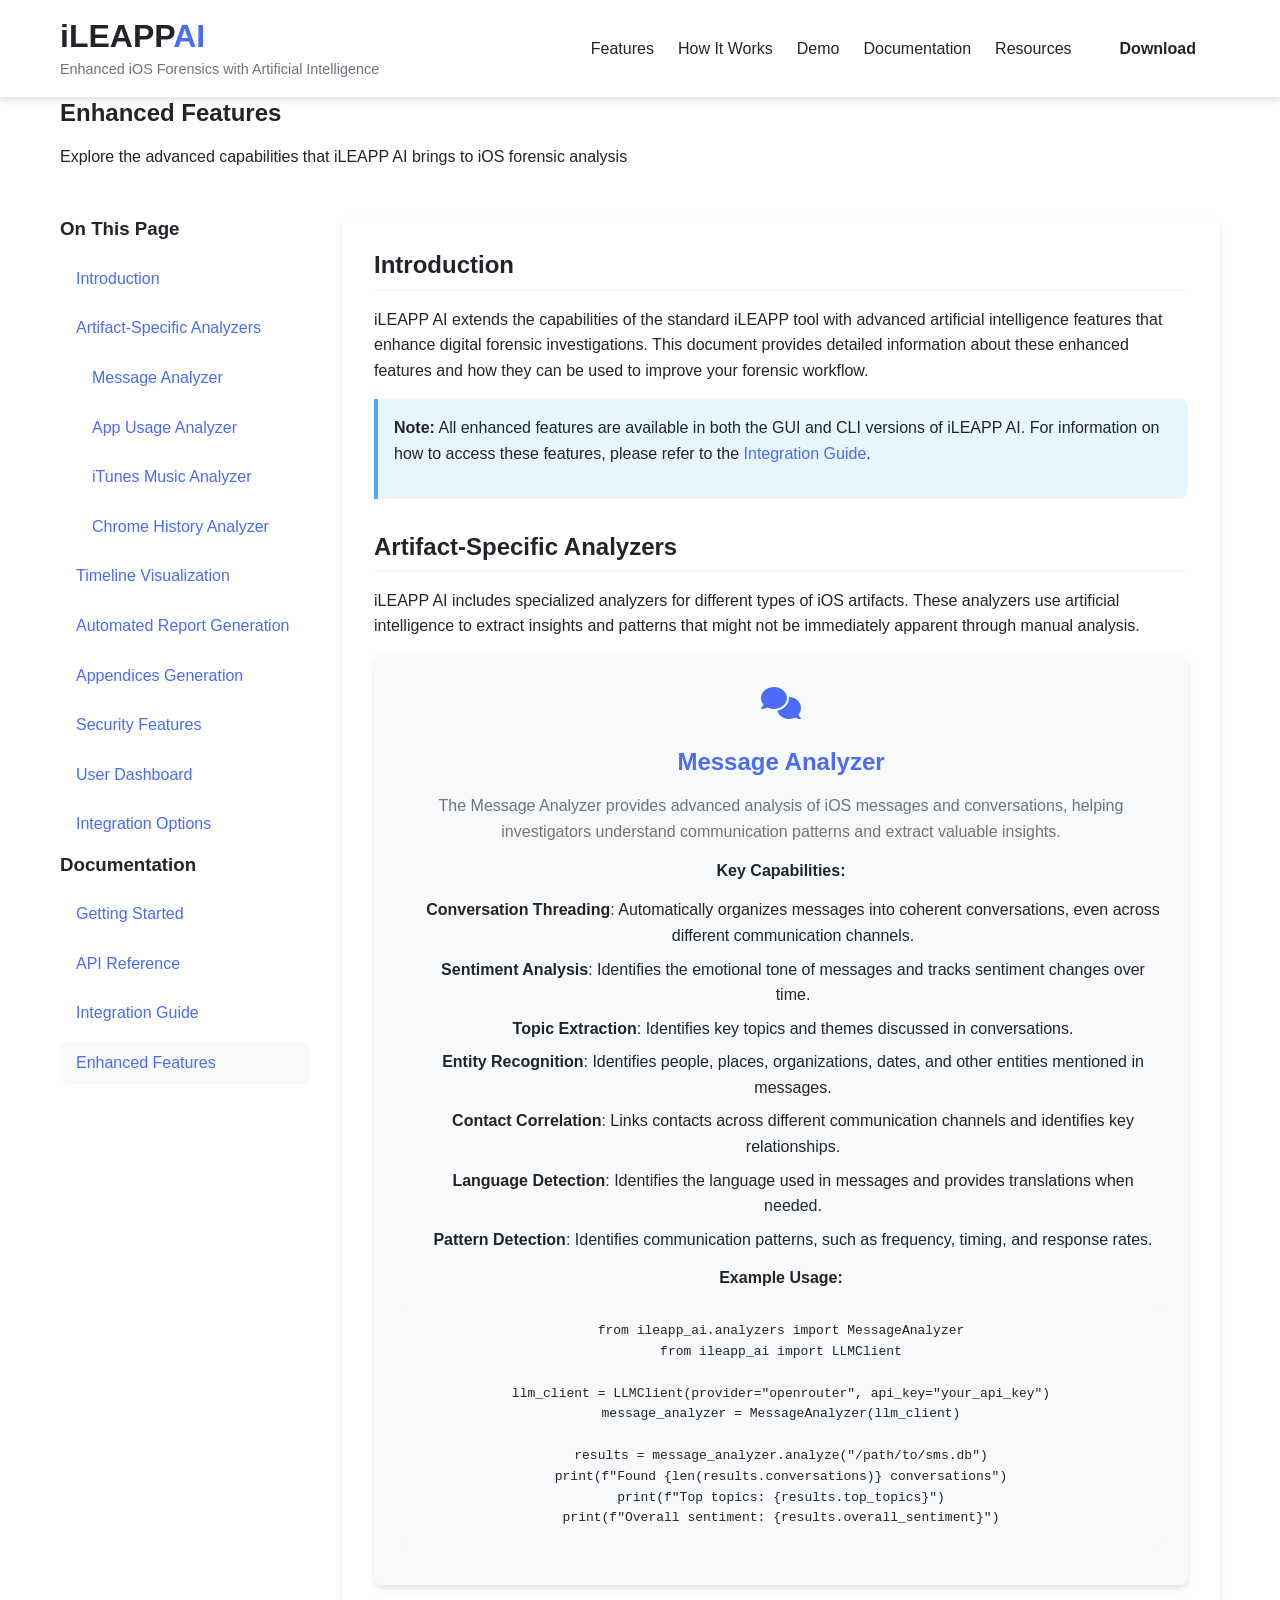
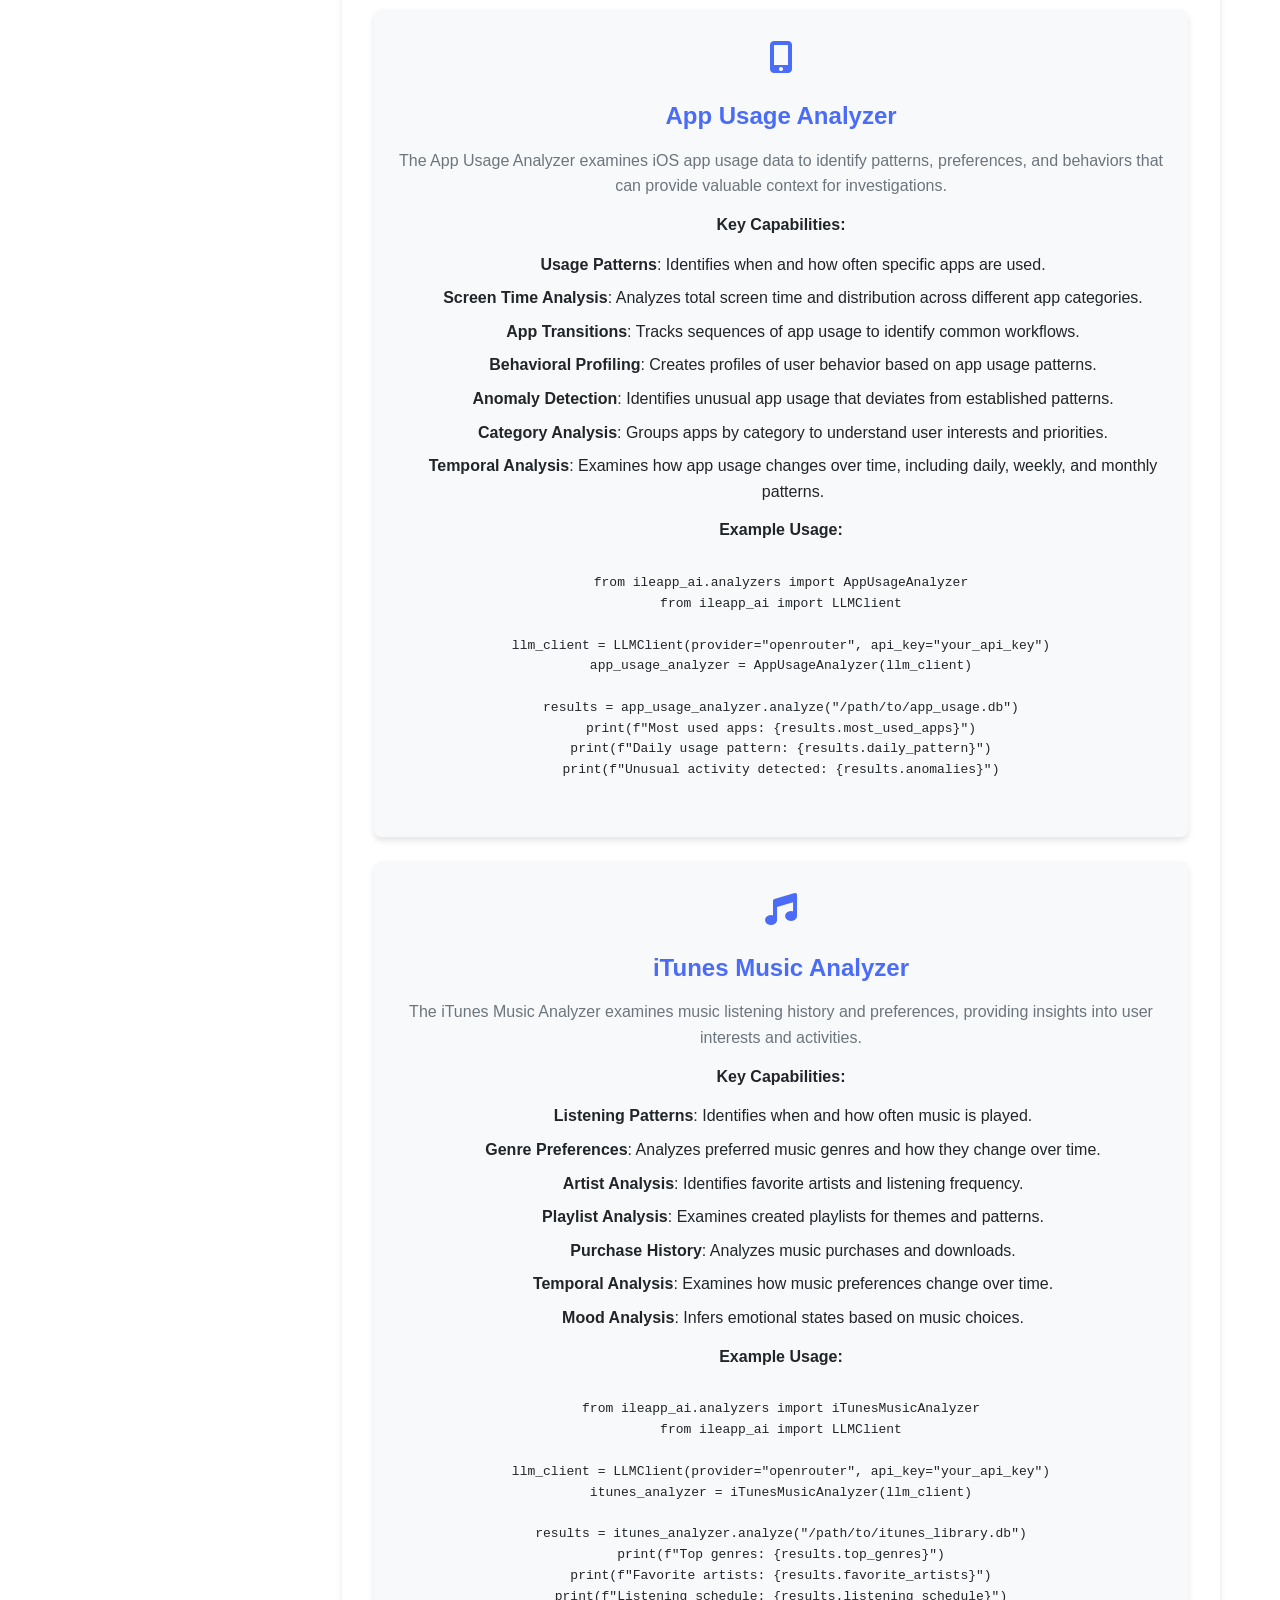
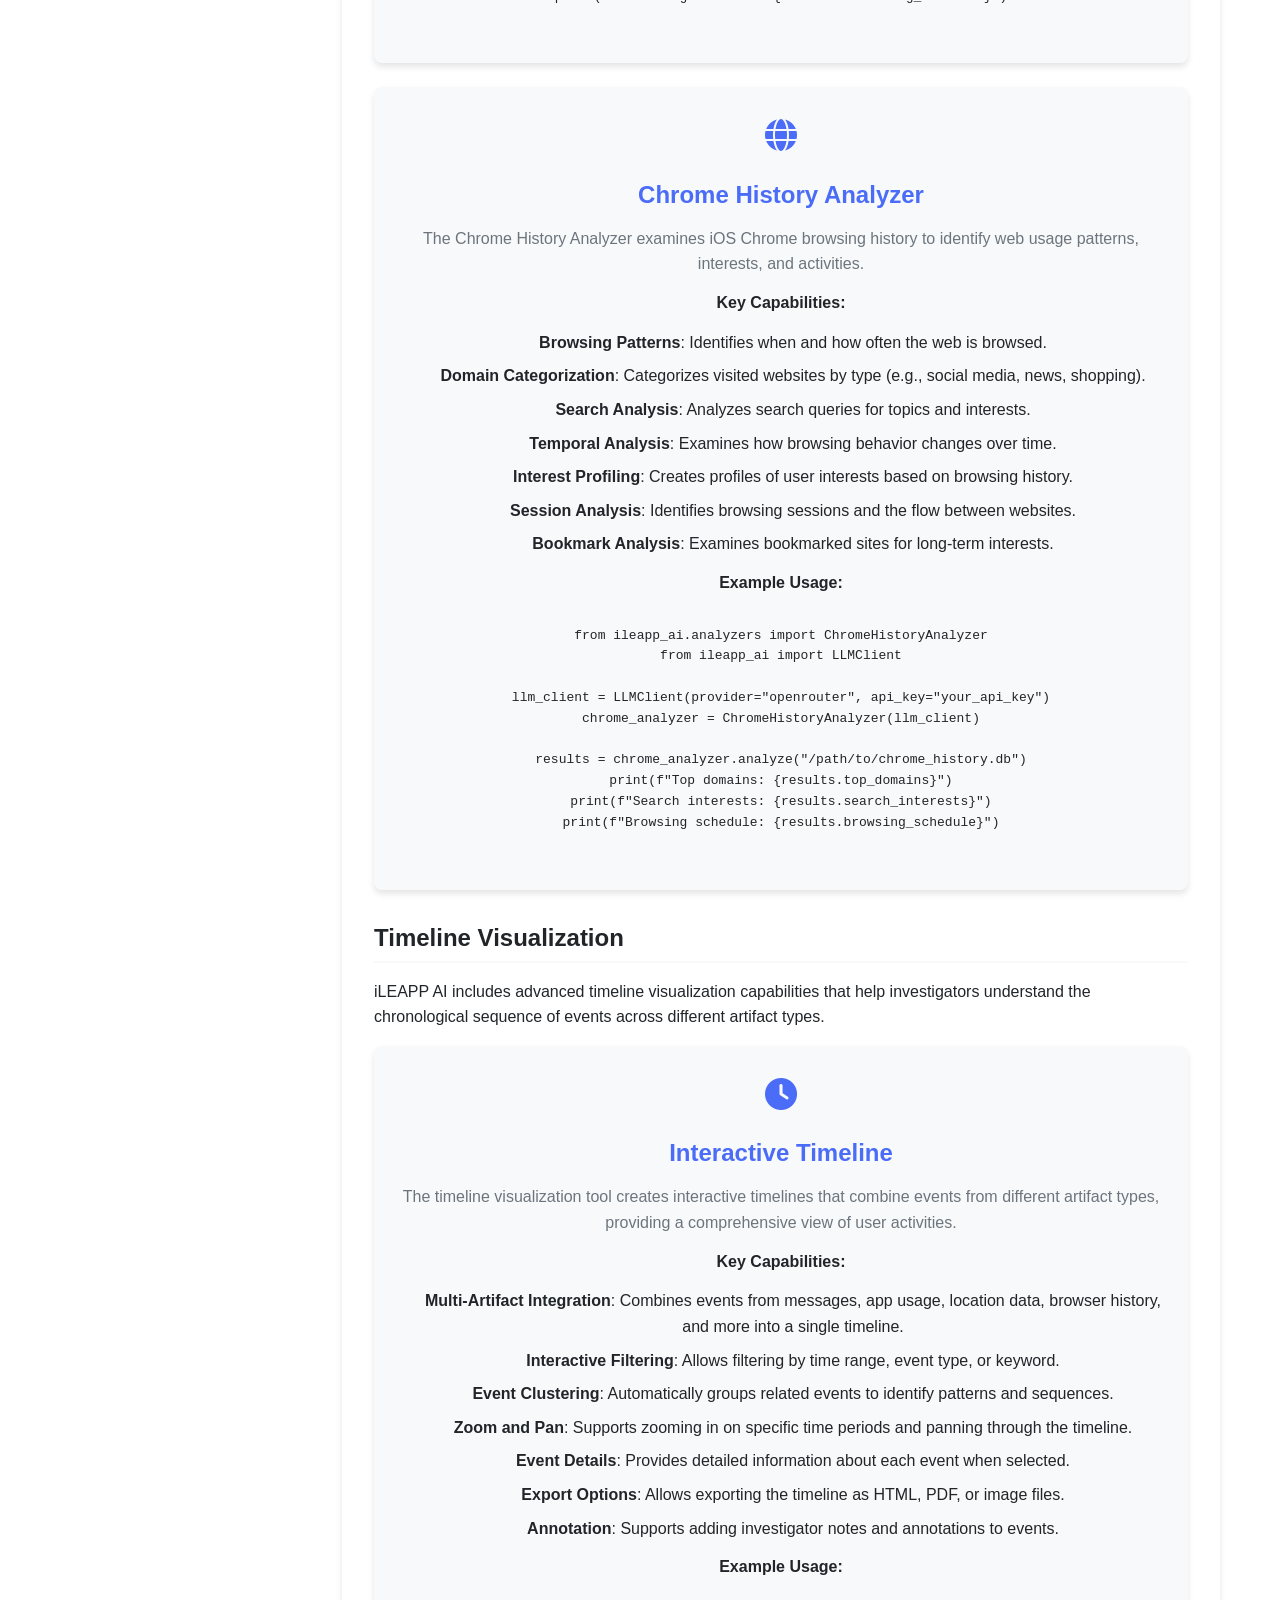
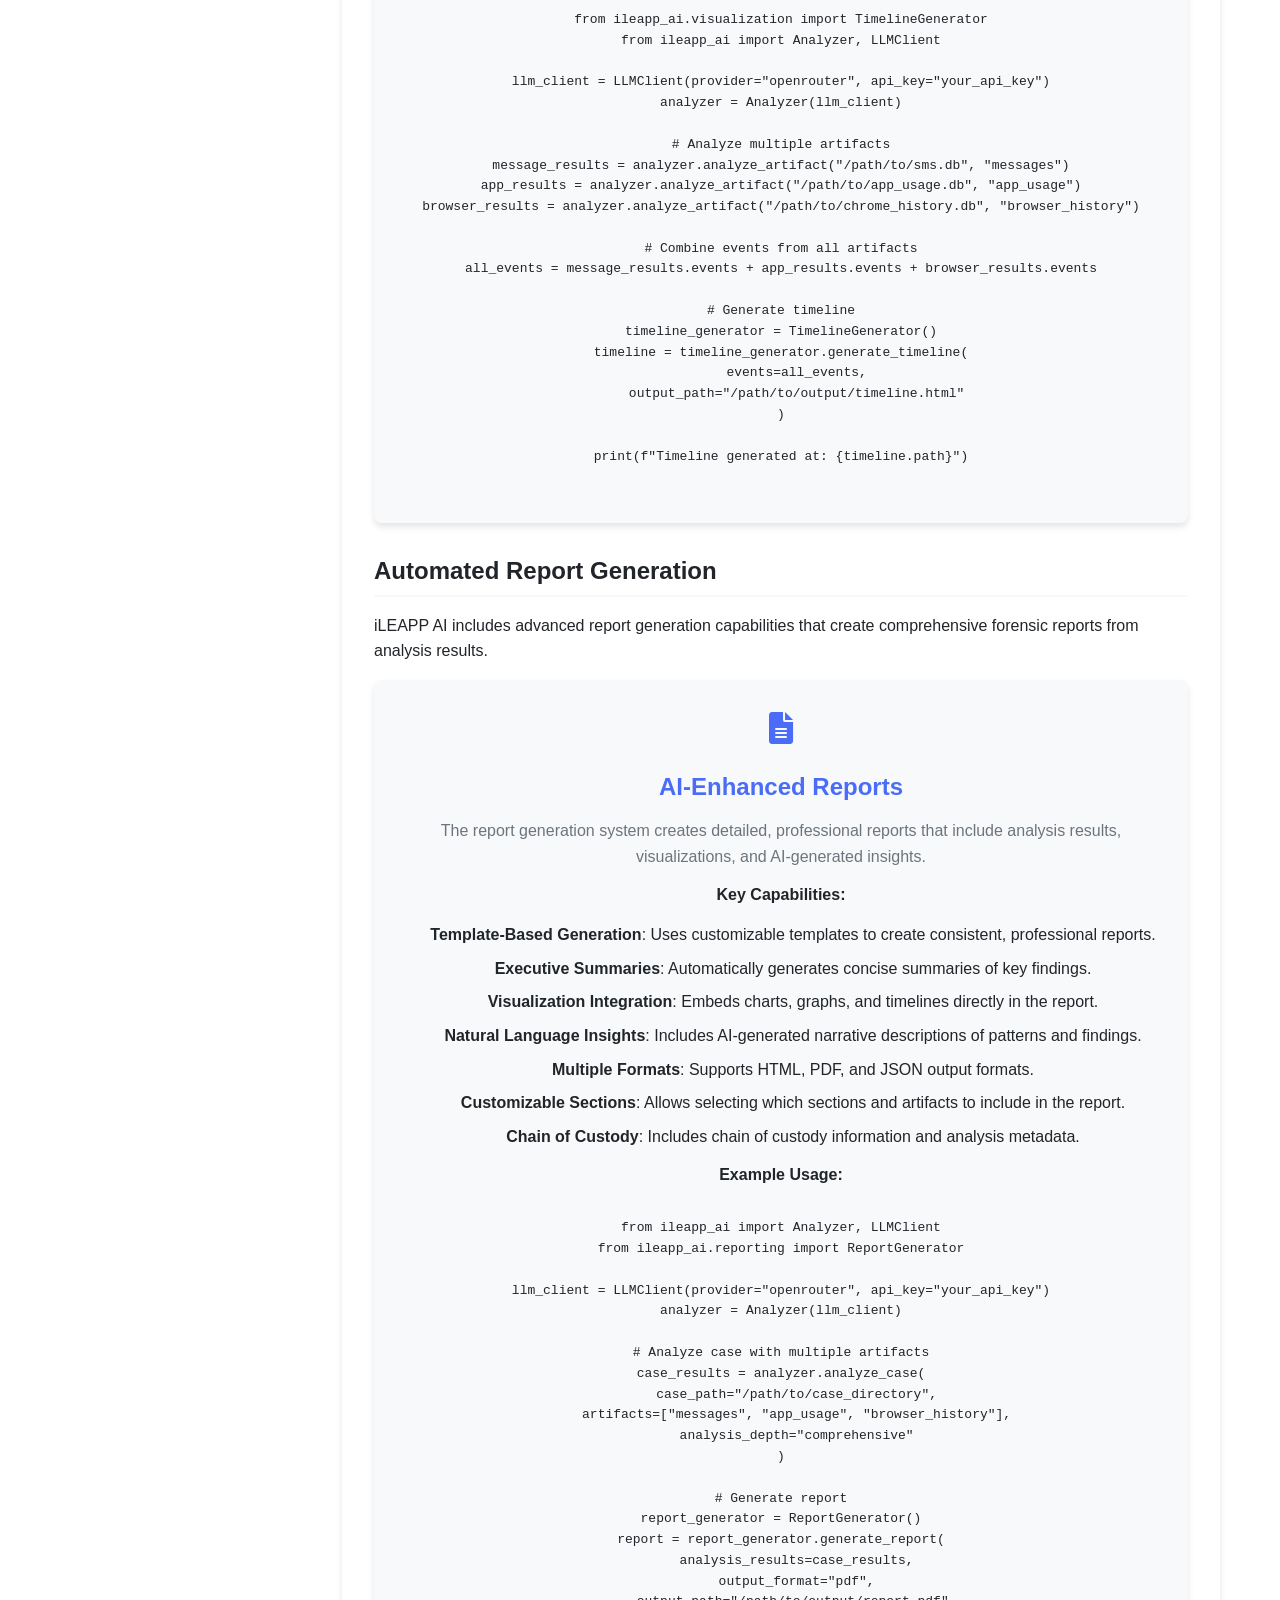
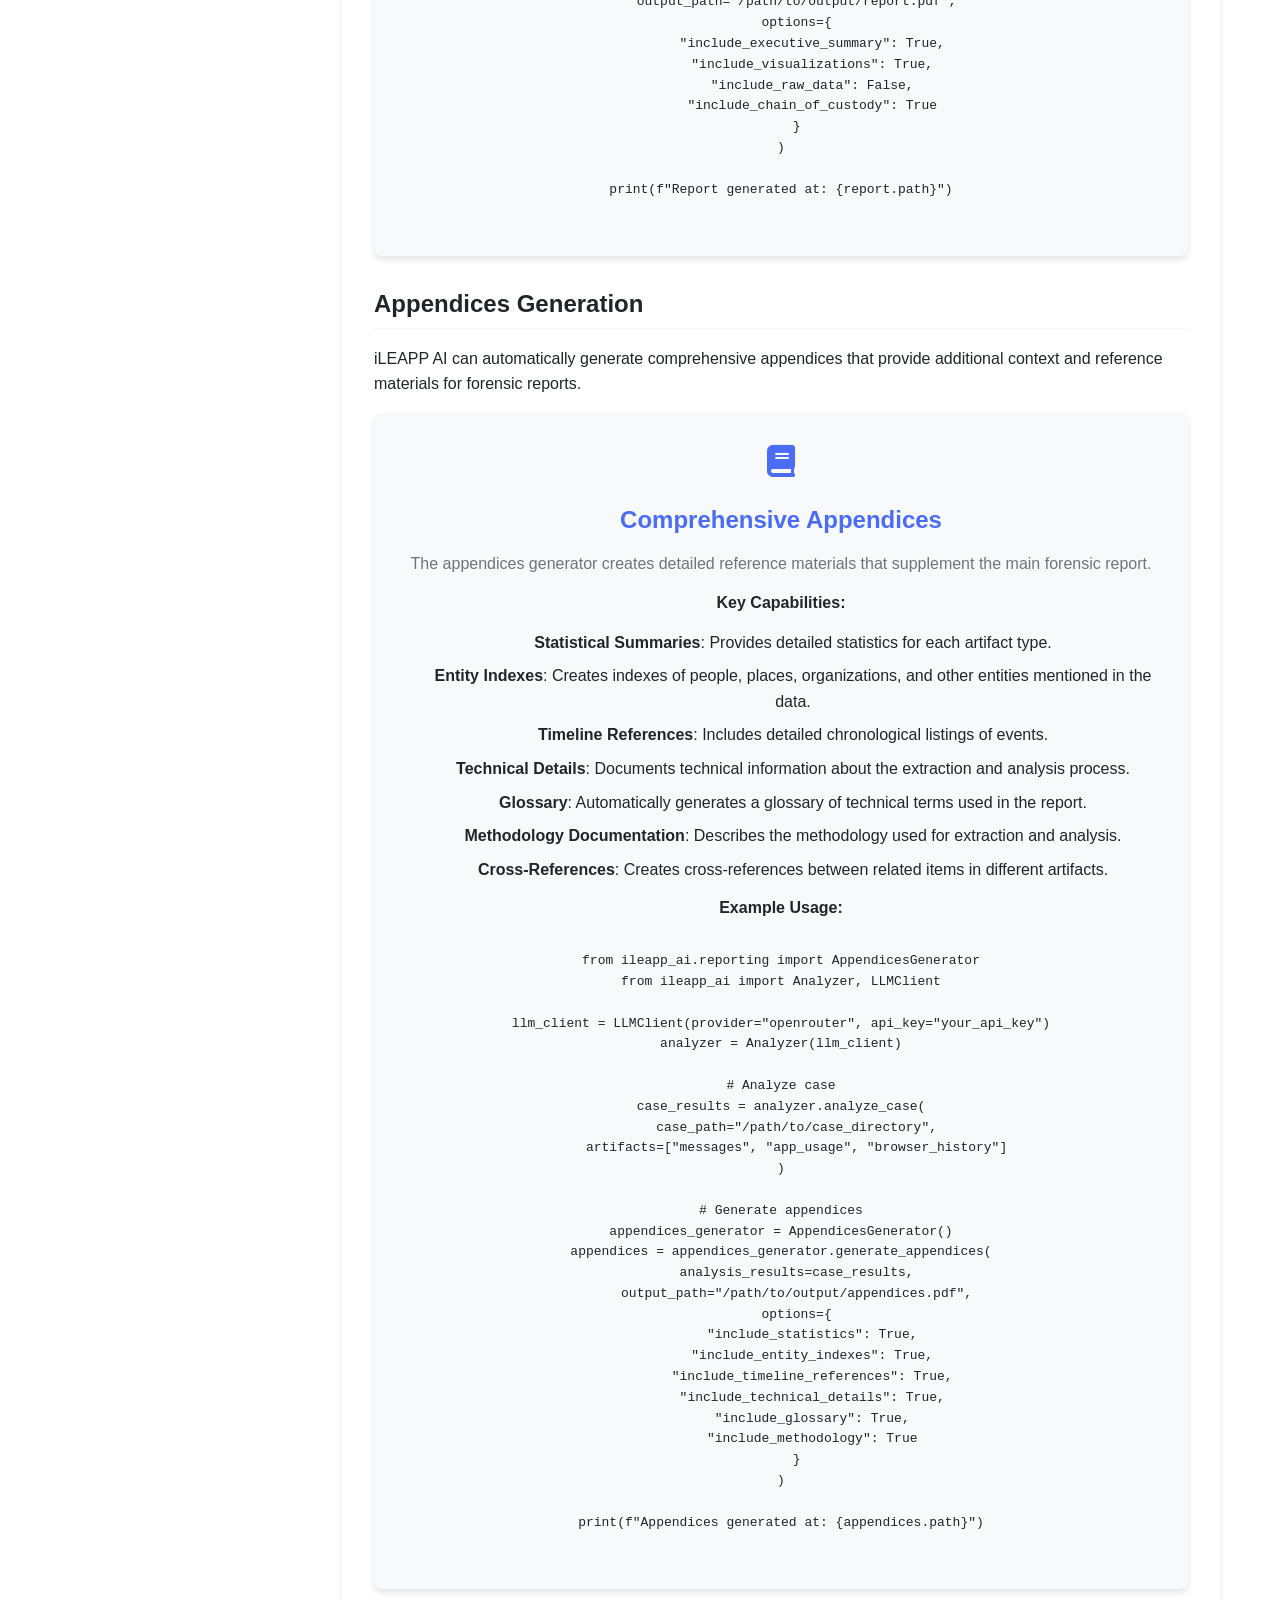
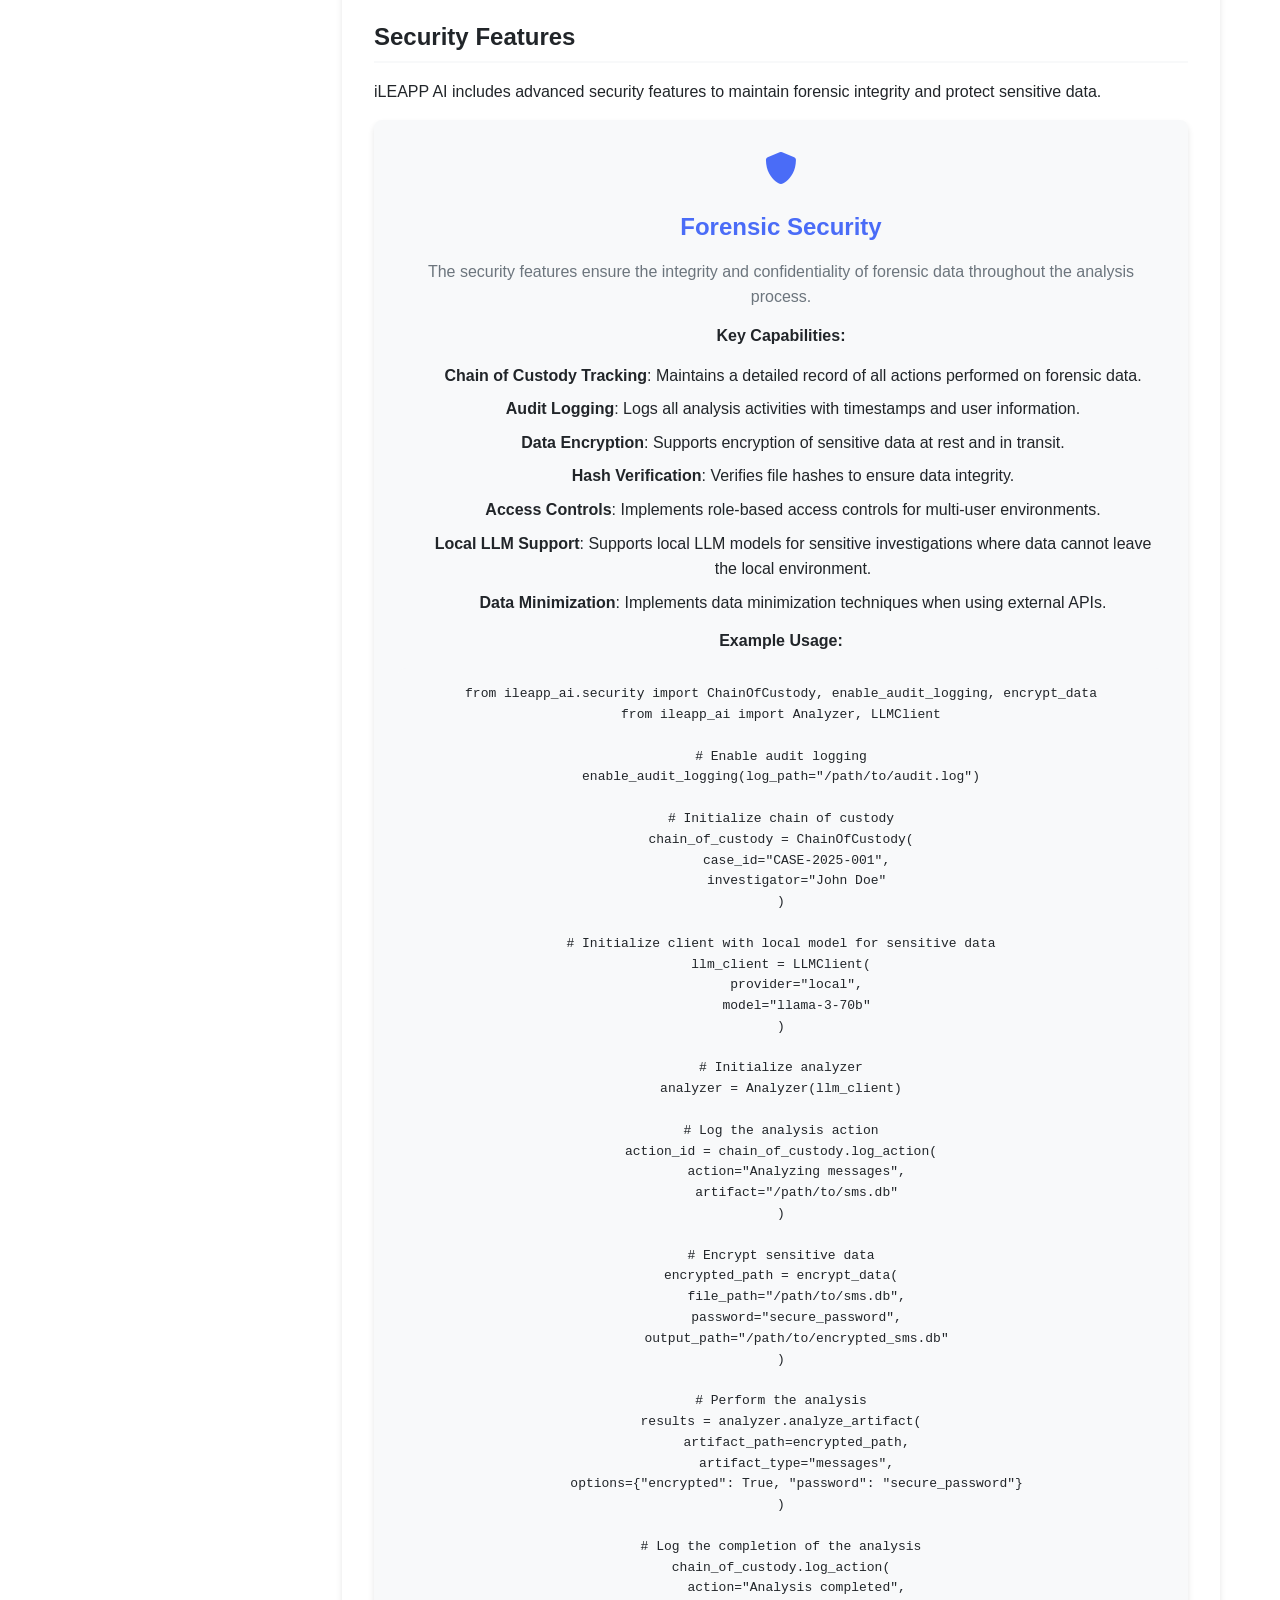
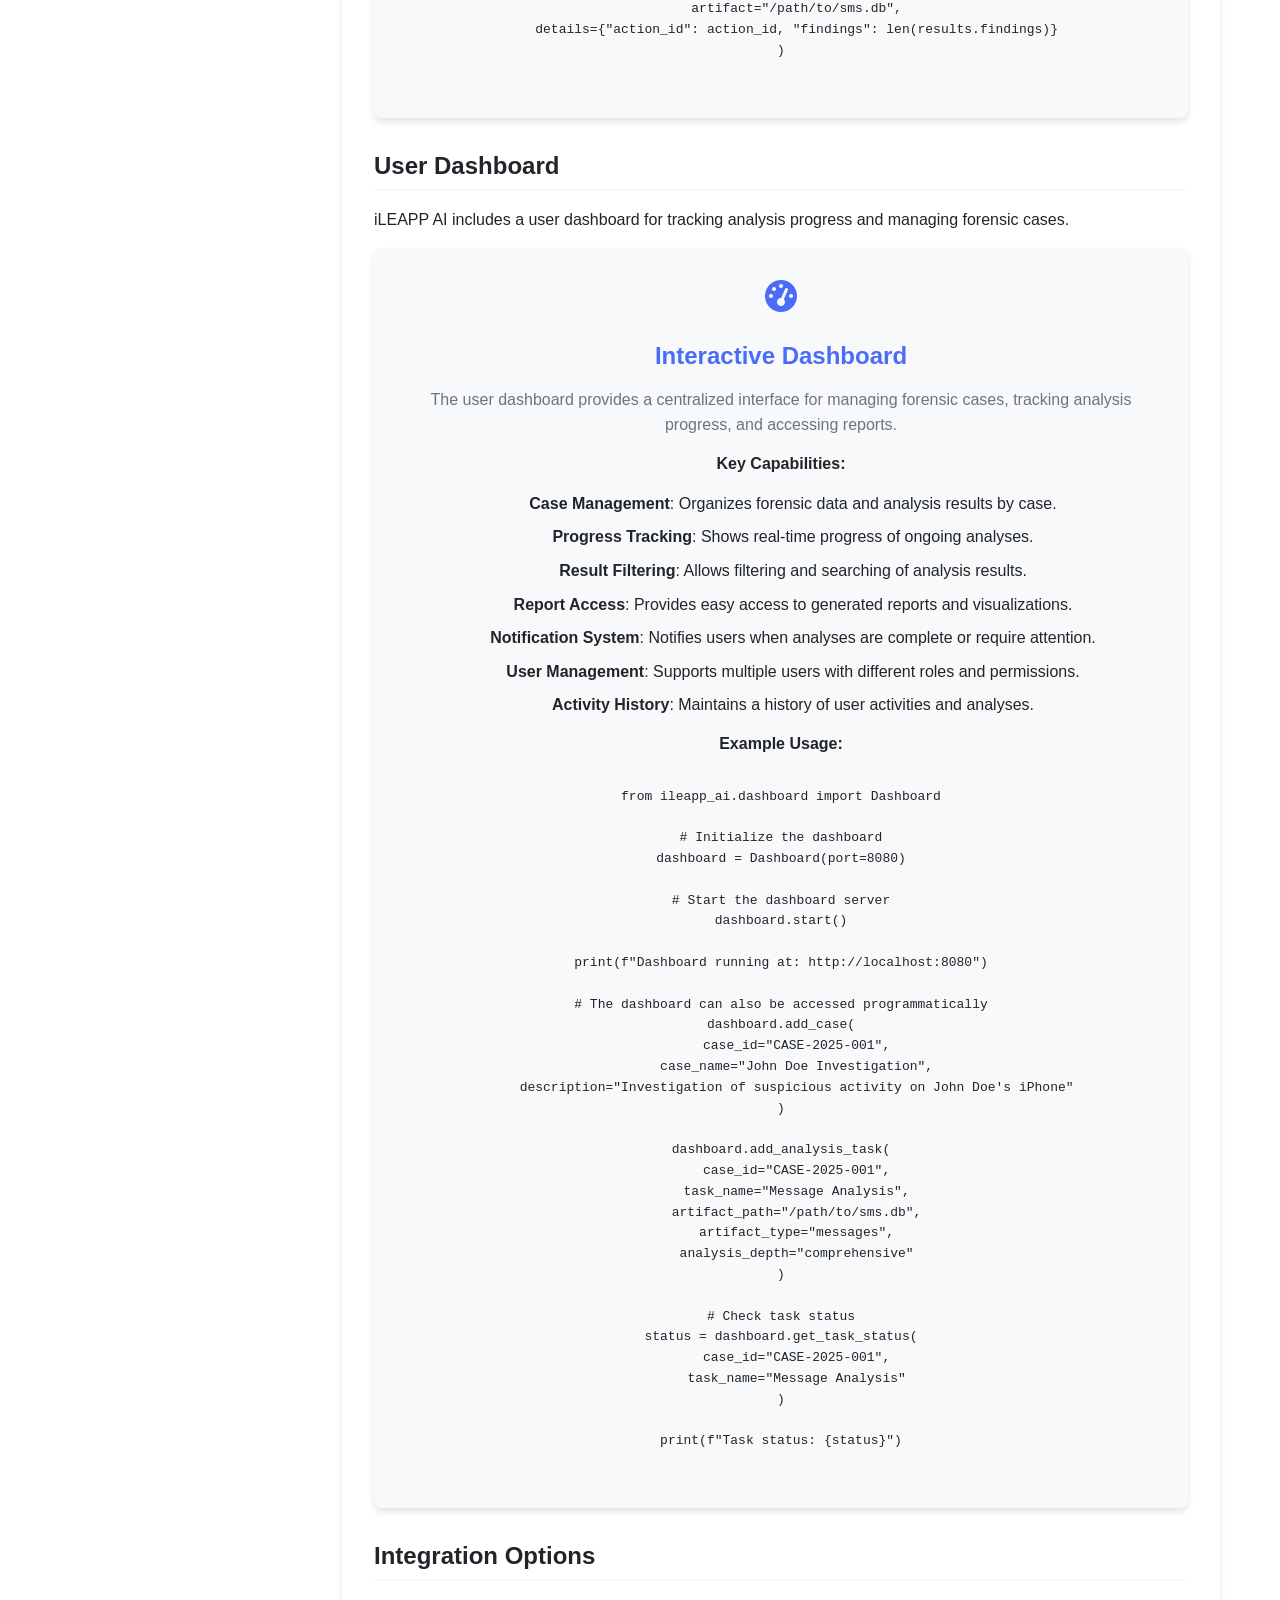
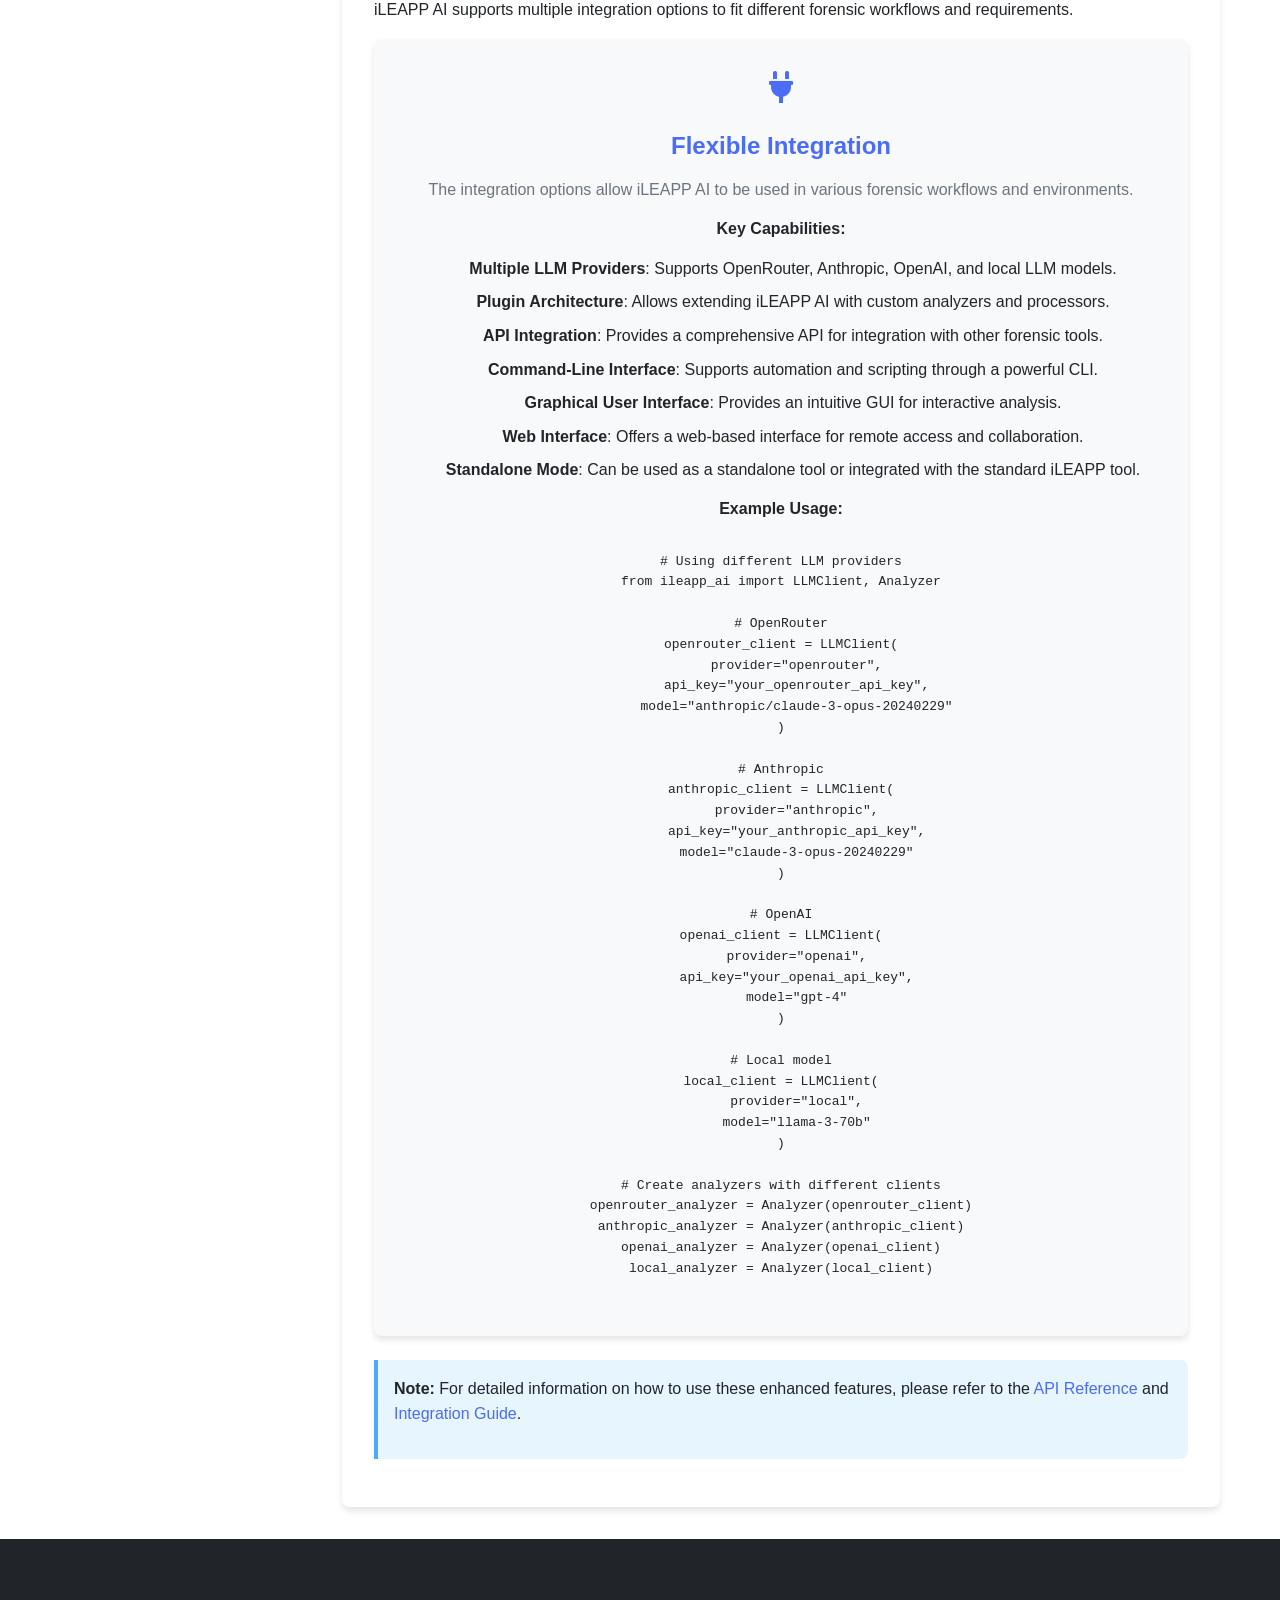
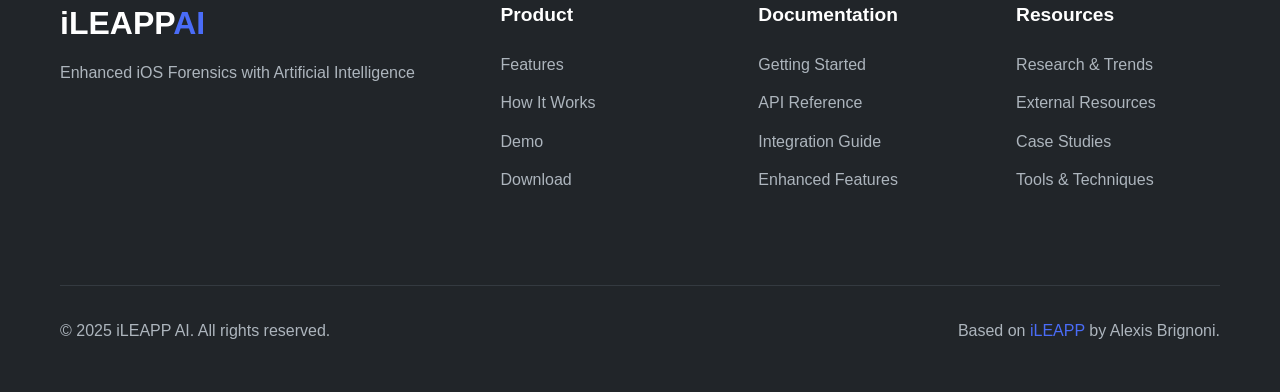
<file: website_backup/docs/enhanced-features.html>
<!DOCTYPE html>
<html lang="en">
<head>
    <meta charset="UTF-8">
    <meta name="viewport" content="width=device-width, initial-scale=1.0">
    <title>iLEAPP AI - Enhanced Features</title>
    <link rel="stylesheet" href="../styles.css">
    <link rel="stylesheet" href="https://cdnjs.cloudflare.com/ajax/libs/font-awesome/6.0.0/css/all.min.css">
    <style>
        .docs-container {
            padding: 2rem 0;
        }
        .docs-content {
            background-color: white;
            border-radius: var(--border-radius);
            padding: 2rem;
            box-shadow: var(--shadow);
        }
        .docs-content h2 {
            margin-top: 2rem;
            padding-bottom: 0.5rem;
            border-bottom: 2px solid var(--light-color);
        }
        .docs-content h2:first-child {
            margin-top: 0;
        }
        .docs-content h3 {
            margin-top: 1.5rem;
            color: var(--primary-color);
        }
        .docs-content p {
            margin-bottom: 1rem;
        }
        .docs-content ul, .docs-content ol {
            margin-bottom: 1rem;
            padding-left: 1.5rem;
        }
        .docs-content ul li, .docs-content ol li {
            margin-bottom: 0.5rem;
        }
        .docs-content pre {
            background-color: var(--light-color);
            padding: 1rem;
            border-radius: var(--border-radius);
            overflow-x: auto;
            margin-bottom: 1rem;
        }
        .docs-content code {
            font-family: monospace;
            background-color: var(--light-color);
            padding: 0.2rem 0.4rem;
            border-radius: 4px;
        }
        .docs-content pre code {
            background-color: transparent;
            padding: 0;
        }
        .docs-content img {
            max-width: 100%;
            border-radius: var(--border-radius);
            margin: 1rem 0;
        }
        .docs-content blockquote {
            border-left: 4px solid var(--primary-color);
            padding-left: 1rem;
            margin-left: 0;
            color: var(--secondary-color);
        }
        .docs-content .note {
            background-color: #e7f5ff;
            border-left: 4px solid #4dabf7;
            padding: 1rem;
            margin: 1rem 0;
            border-radius: 0 var(--border-radius) var(--border-radius) 0;
        }
        .docs-content .warning {
            background-color: #fff9db;
            border-left: 4px solid #ffd43b;
            padding: 1rem;
            margin: 1rem 0;
            border-radius: 0 var(--border-radius) var(--border-radius) 0;
        }
        .docs-nav {
            position: sticky;
            top: 100px;
        }
        .docs-nav ul {
            padding-left: 0;
        }
        .docs-nav ul li {
            margin-bottom: 0.5rem;
        }
        .docs-nav ul li a {
            display: block;
            padding: 0.5rem 1rem;
            border-radius: var(--border-radius);
            transition: var(--transition);
        }
        .docs-nav ul li a:hover, .docs-nav ul li a.active {
            background-color: var(--light-color);
            color: var(--primary-color);
        }
        .docs-nav ul li ul {
            padding-left: 1rem;
            margin-top: 0.5rem;
        }
        .docs-layout {
            display: flex;
            gap: 2rem;
        }
        .docs-sidebar {
            flex: 1;
            max-width: 250px;
        }
        .docs-main {
            flex: 3;
        }
        .feature-card {
            background-color: var(--light-color);
            border-radius: var(--border-radius);
            padding: 1.5rem;
            margin-bottom: 1.5rem;
            box-shadow: var(--shadow);
        }
        .feature-card h3 {
            margin-top: 0;
            color: var(--primary-color);
        }
        .feature-card p {
            margin-bottom: 1rem;
        }
        .feature-card .feature-icon {
            font-size: 2rem;
            color: var(--primary-color);
            margin-bottom: 1rem;
        }
        @media (max-width: 992px) {
            .docs-layout {
                flex-direction: column;
            }
            .docs-sidebar {
                max-width: 100%;
            }
            .docs-nav {
                position: relative;
                top: 0;
            }
        }
    </style>
</head>
<body>
    <header>
        <div class="container">
            <div class="logo">
                <h1>iLEAPP<span>AI</span></h1>
                <p>Enhanced iOS Forensics with Artificial Intelligence</p>
            </div>
            <nav>
                <ul>
                    <li><a href="../index.html#features">Features</a></li>
                    <li><a href="../index.html#how-it-works">How It Works</a></li>
                    <li><a href="../index.html#demo">Demo</a></li>
                    <li><a href="../index.html#documentation">Documentation</a></li>
                    <li><a href="../index.html#resources">Resources</a></li>
                    <li><a href="../downloads/" class="btn">Download</a></li>
                </ul>
            </nav>
        </div>
    </header>

    <section class="page-header">
        <div class="container">
            <h1>Enhanced Features</h1>
            <p>Explore the advanced capabilities that iLEAPP AI brings to iOS forensic analysis</p>
        </div>
    </section>

    <section class="docs-container">
        <div class="container">
            <div class="docs-layout">
                <div class="docs-sidebar">
                    <div class="docs-nav">
                        <h3>On This Page</h3>
                        <ul>
                            <li><a href="#introduction">Introduction</a></li>
                            <li><a href="#artifact-analyzers">Artifact-Specific Analyzers</a>
                                <ul>
                                    <li><a href="#message-analyzer">Message Analyzer</a></li>
                                    <li><a href="#app-usage-analyzer">App Usage Analyzer</a></li>
                                    <li><a href="#itunes-analyzer">iTunes Music Analyzer</a></li>
                                    <li><a href="#chrome-analyzer">Chrome History Analyzer</a></li>
                                </ul>
                            </li>
                            <li><a href="#timeline-visualization">Timeline Visualization</a></li>
                            <li><a href="#report-generation">Automated Report Generation</a></li>
                            <li><a href="#appendices">Appendices Generation</a></li>
                            <li><a href="#security-features">Security Features</a></li>
                            <li><a href="#user-dashboard">User Dashboard</a></li>
                            <li><a href="#integration-options">Integration Options</a></li>
                        </ul>
                        <h3>Documentation</h3>
                        <ul>
                            <li><a href="getting-started.html">Getting Started</a></li>
                            <li><a href="api-reference.html">API Reference</a></li>
                            <li><a href="integration-guide.html">Integration Guide</a></li>
                            <li><a href="enhanced-features.html" class="active">Enhanced Features</a></li>
                        </ul>
                    </div>
                </div>
                <div class="docs-main">
                    <div class="docs-content">
                        <h2 id="introduction">Introduction</h2>
                        <p>iLEAPP AI extends the capabilities of the standard iLEAPP tool with advanced artificial intelligence features that enhance digital forensic investigations. This document provides detailed information about these enhanced features and how they can be used to improve your forensic workflow.</p>
                        
                        <div class="note">
                            <p><strong>Note:</strong> All enhanced features are available in both the GUI and CLI versions of iLEAPP AI. For information on how to access these features, please refer to the <a href="integration-guide.html">Integration Guide</a>.</p>
                        </div>

                        <h2 id="artifact-analyzers">Artifact-Specific Analyzers</h2>
                        <p>iLEAPP AI includes specialized analyzers for different types of iOS artifacts. These analyzers use artificial intelligence to extract insights and patterns that might not be immediately apparent through manual analysis.</p>
                        
                        <div class="feature-card">
                            <div class="feature-icon"><i class="fas fa-comments"></i></div>
                            <h3 id="message-analyzer">Message Analyzer</h3>
                            <p>The Message Analyzer provides advanced analysis of iOS messages and conversations, helping investigators understand communication patterns and extract valuable insights.</p>
                            
                            <h4>Key Capabilities:</h4>
                            <ul>
                                <li><strong>Conversation Threading</strong>: Automatically organizes messages into coherent conversations, even across different communication channels.</li>
                                <li><strong>Sentiment Analysis</strong>: Identifies the emotional tone of messages and tracks sentiment changes over time.</li>
                                <li><strong>Topic Extraction</strong>: Identifies key topics and themes discussed in conversations.</li>
                                <li><strong>Entity Recognition</strong>: Identifies people, places, organizations, dates, and other entities mentioned in messages.</li>
                                <li><strong>Contact Correlation</strong>: Links contacts across different communication channels and identifies key relationships.</li>
                                <li><strong>Language Detection</strong>: Identifies the language used in messages and provides translations when needed.</li>
                                <li><strong>Pattern Detection</strong>: Identifies communication patterns, such as frequency, timing, and response rates.</li>
                            </ul>
                            
                            <h4>Example Usage:</h4>
                            <pre><code>from ileapp_ai.analyzers import MessageAnalyzer
from ileapp_ai import LLMClient

llm_client = LLMClient(provider="openrouter", api_key="your_api_key")
message_analyzer = MessageAnalyzer(llm_client)

results = message_analyzer.analyze("/path/to/sms.db")
print(f"Found {len(results.conversations)} conversations")
print(f"Top topics: {results.top_topics}")
print(f"Overall sentiment: {results.overall_sentiment}")</code></pre>
                        </div>
                        
                        <div class="feature-card">
                            <div class="feature-icon"><i class="fas fa-mobile-alt"></i></div>
                            <h3 id="app-usage-analyzer">App Usage Analyzer</h3>
                            <p>The App Usage Analyzer examines iOS app usage data to identify patterns, preferences, and behaviors that can provide valuable context for investigations.</p>
                            
                            <h4>Key Capabilities:</h4>
                            <ul>
                                <li><strong>Usage Patterns</strong>: Identifies when and how often specific apps are used.</li>
                                <li><strong>Screen Time Analysis</strong>: Analyzes total screen time and distribution across different app categories.</li>
                                <li><strong>App Transitions</strong>: Tracks sequences of app usage to identify common workflows.</li>
                                <li><strong>Behavioral Profiling</strong>: Creates profiles of user behavior based on app usage patterns.</li>
                                <li><strong>Anomaly Detection</strong>: Identifies unusual app usage that deviates from established patterns.</li>
                                <li><strong>Category Analysis</strong>: Groups apps by category to understand user interests and priorities.</li>
                                <li><strong>Temporal Analysis</strong>: Examines how app usage changes over time, including daily, weekly, and monthly patterns.</li>
                            </ul>
                            
                            <h4>Example Usage:</h4>
                            <pre><code>from ileapp_ai.analyzers import AppUsageAnalyzer
from ileapp_ai import LLMClient

llm_client = LLMClient(provider="openrouter", api_key="your_api_key")
app_usage_analyzer = AppUsageAnalyzer(llm_client)

results = app_usage_analyzer.analyze("/path/to/app_usage.db")
print(f"Most used apps: {results.most_used_apps}")
print(f"Daily usage pattern: {results.daily_pattern}")
print(f"Unusual activity detected: {results.anomalies}")</code></pre>
                        </div>
                        
                        <div class="feature-card">
                            <div class="feature-icon"><i class="fas fa-music"></i></div>
                            <h3 id="itunes-analyzer">iTunes Music Analyzer</h3>
                            <p>The iTunes Music Analyzer examines music listening history and preferences, providing insights into user interests and activities.</p>
                            
                            <h4>Key Capabilities:</h4>
                            <ul>
                                <li><strong>Listening Patterns</strong>: Identifies when and how often music is played.</li>
                                <li><strong>Genre Preferences</strong>: Analyzes preferred music genres and how they change over time.</li>
                                <li><strong>Artist Analysis</strong>: Identifies favorite artists and listening frequency.</li>
                                <li><strong>Playlist Analysis</strong>: Examines created playlists for themes and patterns.</li>
                                <li><strong>Purchase History</strong>: Analyzes music purchases and downloads.</li>
                                <li><strong>Temporal Analysis</strong>: Examines how music preferences change over time.</li>
                                <li><strong>Mood Analysis</strong>: Infers emotional states based on music choices.</li>
                            </ul>
                            
                            <h4>Example Usage:</h4>
                            <pre><code>from ileapp_ai.analyzers import iTunesMusicAnalyzer
from ileapp_ai import LLMClient

llm_client = LLMClient(provider="openrouter", api_key="your_api_key")
itunes_analyzer = iTunesMusicAnalyzer(llm_client)

results = itunes_analyzer.analyze("/path/to/itunes_library.db")
print(f"Top genres: {results.top_genres}")
print(f"Favorite artists: {results.favorite_artists}")
print(f"Listening schedule: {results.listening_schedule}")</code></pre>
                        </div>
                        
                        <div class="feature-card">
                            <div class="feature-icon"><i class="fas fa-globe"></i></div>
                            <h3 id="chrome-analyzer">Chrome History Analyzer</h3>
                            <p>The Chrome History Analyzer examines iOS Chrome browsing history to identify web usage patterns, interests, and activities.</p>
                            
                            <h4>Key Capabilities:</h4>
                            <ul>
                                <li><strong>Browsing Patterns</strong>: Identifies when and how often the web is browsed.</li>
                                <li><strong>Domain Categorization</strong>: Categorizes visited websites by type (e.g., social media, news, shopping).</li>
                                <li><strong>Search Analysis</strong>: Analyzes search queries for topics and interests.</li>
                                <li><strong>Temporal Analysis</strong>: Examines how browsing behavior changes over time.</li>
                                <li><strong>Interest Profiling</strong>: Creates profiles of user interests based on browsing history.</li>
                                <li><strong>Session Analysis</strong>: Identifies browsing sessions and the flow between websites.</li>
                                <li><strong>Bookmark Analysis</strong>: Examines bookmarked sites for long-term interests.</li>
                            </ul>
                            
                            <h4>Example Usage:</h4>
                            <pre><code>from ileapp_ai.analyzers import ChromeHistoryAnalyzer
from ileapp_ai import LLMClient

llm_client = LLMClient(provider="openrouter", api_key="your_api_key")
chrome_analyzer = ChromeHistoryAnalyzer(llm_client)

results = chrome_analyzer.analyze("/path/to/chrome_history.db")
print(f"Top domains: {results.top_domains}")
print(f"Search interests: {results.search_interests}")
print(f"Browsing schedule: {results.browsing_schedule}")</code></pre>
                        </div>

                        <h2 id="timeline-visualization">Timeline Visualization</h2>
                        <p>iLEAPP AI includes advanced timeline visualization capabilities that help investigators understand the chronological sequence of events across different artifact types.</p>
                        
                        <div class="feature-card">
                            <div class="feature-icon"><i class="fas fa-clock"></i></div>
                            <h3>Interactive Timeline</h3>
                            <p>The timeline visualization tool creates interactive timelines that combine events from different artifact types, providing a comprehensive view of user activities.</p>
                            
                            <h4>Key Capabilities:</h4>
                            <ul>
                                <li><strong>Multi-Artifact Integration</strong>: Combines events from messages, app usage, location data, browser history, and more into a single timeline.</li>
                                <li><strong>Interactive Filtering</strong>: Allows filtering by time range, event type, or keyword.</li>
                                <li><strong>Event Clustering</strong>: Automatically groups related events to identify patterns and sequences.</li>
                                <li><strong>Zoom and Pan</strong>: Supports zooming in on specific time periods and panning through the timeline.</li>
                                <li><strong>Event Details</strong>: Provides detailed information about each event when selected.</li>
                                <li><strong>Export Options</strong>: Allows exporting the timeline as HTML, PDF, or image files.</li>
                                <li><strong>Annotation</strong>: Supports adding investigator notes and annotations to events.</li>
                            </ul>
                            
                            <h4>Example Usage:</h4>
                            <pre><code>from ileapp_ai.visualization import TimelineGenerator
from ileapp_ai import Analyzer, LLMClient

llm_client = LLMClient(provider="openrouter", api_key="your_api_key")
analyzer = Analyzer(llm_client)

# Analyze multiple artifacts
message_results = analyzer.analyze_artifact("/path/to/sms.db", "messages")
app_results = analyzer.analyze_artifact("/path/to/app_usage.db", "app_usage")
browser_results = analyzer.analyze_artifact("/path/to/chrome_history.db", "browser_history")

# Combine events from all artifacts
all_events = message_results.events + app_results.events + browser_results.events

# Generate timeline
timeline_generator = TimelineGenerator()
timeline = timeline_generator.generate_timeline(
    events=all_events,
    output_path="/path/to/output/timeline.html"
)

print(f"Timeline generated at: {timeline.path}")</code></pre>
                        </div>

                        <h2 id="report-generation">Automated Report Generation</h2>
                        <p>iLEAPP AI includes advanced report generation capabilities that create comprehensive forensic reports from analysis results.</p>
                        
                        <div class="feature-card">
                            <div class="feature-icon"><i class="fas fa-file-alt"></i></div>
                            <h3>AI-Enhanced Reports</h3>
                            <p>The report generation system creates detailed, professional reports that include analysis results, visualizations, and AI-generated insights.</p>
                            
                            <h4>Key Capabilities:</h4>
                            <ul>
                                <li><strong>Template-Based Generation</strong>: Uses customizable templates to create consistent, professional reports.</li>
                                <li><strong>Executive Summaries</strong>: Automatically generates concise summaries of key findings.</li>
                                <li><strong>Visualization Integration</strong>: Embeds charts, graphs, and timelines directly in the report.</li>
                                <li><strong>Natural Language Insights</strong>: Includes AI-generated narrative descriptions of patterns and findings.</li>
                                <li><strong>Multiple Formats</strong>: Supports HTML, PDF, and JSON output formats.</li>
                                <li><strong>Customizable Sections</strong>: Allows selecting which sections and artifacts to include in the report.</li>
                                <li><strong>Chain of Custody</strong>: Includes chain of custody information and analysis metadata.</li>
                            </ul>
                            
                            <h4>Example Usage:</h4>
                            <pre><code>from ileapp_ai import Analyzer, LLMClient
from ileapp_ai.reporting import ReportGenerator

llm_client = LLMClient(provider="openrouter", api_key="your_api_key")
analyzer = Analyzer(llm_client)

# Analyze case with multiple artifacts
case_results = analyzer.analyze_case(
    case_path="/path/to/case_directory",
    artifacts=["messages", "app_usage", "browser_history"],
    analysis_depth="comprehensive"
)

# Generate report
report_generator = ReportGenerator()
report = report_generator.generate_report(
    analysis_results=case_results,
    output_format="pdf",
    output_path="/path/to/output/report.pdf",
    options={
        "include_executive_summary": True,
        "include_visualizations": True,
        "include_raw_data": False,
        "include_chain_of_custody": True
    }
)

print(f"Report generated at: {report.path}")</code></pre>
                        </div>

                        <h2 id="appendices">Appendices Generation</h2>
                        <p>iLEAPP AI can automatically generate comprehensive appendices that provide additional context and reference materials for forensic reports.</p>
                        
                        <div class="feature-card">
                            <div class="feature-icon"><i class="fas fa-book"></i></div>
                            <h3>Comprehensive Appendices</h3>
                            <p>The appendices generator creates detailed reference materials that supplement the main forensic report.</p>
                            
                            <h4>Key Capabilities:</h4>
                            <ul>
                                <li><strong>Statistical Summaries</strong>: Provides detailed statistics for each artifact type.</li>
                                <li><strong>Entity Indexes</strong>: Creates indexes of people, places, organizations, and other entities mentioned in the data.</li>
                                <li><strong>Timeline References</strong>: Includes detailed chronological listings of events.</li>
                                <li><strong>Technical Details</strong>: Documents technical information about the extraction and analysis process.</li>
                                <li><strong>Glossary</strong>: Automatically generates a glossary of technical terms used in the report.</li>
                                <li><strong>Methodology Documentation</strong>: Describes the methodology used for extraction and analysis.</li>
                                <li><strong>Cross-References</strong>: Creates cross-references between related items in different artifacts.</li>
                            </ul>
                            
                            <h4>Example Usage:</h4>
                            <pre><code>from ileapp_ai.reporting import AppendicesGenerator
from ileapp_ai import Analyzer, LLMClient

llm_client = LLMClient(provider="openrouter", api_key="your_api_key")
analyzer = Analyzer(llm_client)

# Analyze case
case_results = analyzer.analyze_case(
    case_path="/path/to/case_directory",
    artifacts=["messages", "app_usage", "browser_history"]
)

# Generate appendices
appendices_generator = AppendicesGenerator()
appendices = appendices_generator.generate_appendices(
    analysis_results=case_results,
    output_path="/path/to/output/appendices.pdf",
    options={
        "include_statistics": True,
        "include_entity_indexes": True,
        "include_timeline_references": True,
        "include_technical_details": True,
        "include_glossary": True,
        "include_methodology": True
    }
)

print(f"Appendices generated at: {appendices.path}")</code></pre>
                        </div>

                        <h2 id="security-features">Security Features</h2>
                        <p>iLEAPP AI includes advanced security features to maintain forensic integrity and protect sensitive data.</p>
                        
                        <div class="feature-card">
                            <div class="feature-icon"><i class="fas fa-shield-alt"></i></div>
                            <h3>Forensic Security</h3>
                            <p>The security features ensure the integrity and confidentiality of forensic data throughout the analysis process.</p>
                            
                            <h4>Key Capabilities:</h4>
                            <ul>
                                <li><strong>Chain of Custody Tracking</strong>: Maintains a detailed record of all actions performed on forensic data.</li>
                                <li><strong>Audit Logging</strong>: Logs all analysis activities with timestamps and user information.</li>
                                <li><strong>Data Encryption</strong>: Supports encryption of sensitive data at rest and in transit.</li>
                                <li><strong>Hash Verification</strong>: Verifies file hashes to ensure data integrity.</li>
                                <li><strong>Access Controls</strong>: Implements role-based access controls for multi-user environments.</li>
                                <li><strong>Local LLM Support</strong>: Supports local LLM models for sensitive investigations where data cannot leave the local environment.</li>
                                <li><strong>Data Minimization</strong>: Implements data minimization techniques when using external APIs.</li>
                            </ul>
                            
                            <h4>Example Usage:</h4>
                            <pre><code>from ileapp_ai.security import ChainOfCustody, enable_audit_logging, encrypt_data
from ileapp_ai import Analyzer, LLMClient

# Enable audit logging
enable_audit_logging(log_path="/path/to/audit.log")

# Initialize chain of custody
chain_of_custody = ChainOfCustody(
    case_id="CASE-2025-001",
    investigator="John Doe"
)

# Initialize client with local model for sensitive data
llm_client = LLMClient(
    provider="local",
    model="llama-3-70b"
)

# Initialize analyzer
analyzer = Analyzer(llm_client)

# Log the analysis action
action_id = chain_of_custody.log_action(
    action="Analyzing messages",
    artifact="/path/to/sms.db"
)

# Encrypt sensitive data
encrypted_path = encrypt_data(
    file_path="/path/to/sms.db",
    password="secure_password",
    output_path="/path/to/encrypted_sms.db"
)

# Perform the analysis
results = analyzer.analyze_artifact(
    artifact_path=encrypted_path,
    artifact_type="messages",
    options={"encrypted": True, "password": "secure_password"}
)

# Log the completion of the analysis
chain_of_custody.log_action(
    action="Analysis completed",
    artifact="/path/to/sms.db",
    details={"action_id": action_id, "findings": len(results.findings)}
)</code></pre>
                        </div>

                        <h2 id="user-dashboard">User Dashboard</h2>
                        <p>iLEAPP AI includes a user dashboard for tracking analysis progress and managing forensic cases.</p>
                        
                        <div class="feature-card">
                            <div class="feature-icon"><i class="fas fa-tachometer-alt"></i></div>
                            <h3>Interactive Dashboard</h3>
                            <p>The user dashboard provides a centralized interface for managing forensic cases, tracking analysis progress, and accessing reports.</p>
                            
                            <h4>Key Capabilities:</h4>
                            <ul>
                                <li><strong>Case Management</strong>: Organizes forensic data and analysis results by case.</li>
                                <li><strong>Progress Tracking</strong>: Shows real-time progress of ongoing analyses.</li>
                                <li><strong>Result Filtering</strong>: Allows filtering and searching of analysis results.</li>
                                <li><strong>Report Access</strong>: Provides easy access to generated reports and visualizations.</li>
                                <li><strong>Notification System</strong>: Notifies users when analyses are complete or require attention.</li>
                                <li><strong>User Management</strong>: Supports multiple users with different roles and permissions.</li>
                                <li><strong>Activity History</strong>: Maintains a history of user activities and analyses.</li>
                            </ul>
                            
                            <h4>Example Usage:</h4>
                            <pre><code>from ileapp_ai.dashboard import Dashboard

# Initialize the dashboard
dashboard = Dashboard(port=8080)

# Start the dashboard server
dashboard.start()

print(f"Dashboard running at: http://localhost:8080")

# The dashboard can also be accessed programmatically
dashboard.add_case(
    case_id="CASE-2025-001",
    case_name="John Doe Investigation",
    description="Investigation of suspicious activity on John Doe's iPhone"
)

dashboard.add_analysis_task(
    case_id="CASE-2025-001",
    task_name="Message Analysis",
    artifact_path="/path/to/sms.db",
    artifact_type="messages",
    analysis_depth="comprehensive"
)

# Check task status
status = dashboard.get_task_status(
    case_id="CASE-2025-001",
    task_name="Message Analysis"
)

print(f"Task status: {status}")</code></pre>
                        </div>

                        <h2 id="integration-options">Integration Options</h2>
                        <p>iLEAPP AI supports multiple integration options to fit different forensic workflows and requirements.</p>
                        
                        <div class="feature-card">
                            <div class="feature-icon"><i class="fas fa-plug"></i></div>
                            <h3>Flexible Integration</h3>
                            <p>The integration options allow iLEAPP AI to be used in various forensic workflows and environments.</p>
                            
                            <h4>Key Capabilities:</h4>
                            <ul>
                                <li><strong>Multiple LLM Providers</strong>: Supports OpenRouter, Anthropic, OpenAI, and local LLM models.</li>
                                <li><strong>Plugin Architecture</strong>: Allows extending iLEAPP AI with custom analyzers and processors.</li>
                                <li><strong>API Integration</strong>: Provides a comprehensive API for integration with other forensic tools.</li>
                                <li><strong>Command-Line Interface</strong>: Supports automation and scripting through a powerful CLI.</li>
                                <li><strong>Graphical User Interface</strong>: Provides an intuitive GUI for interactive analysis.</li>
                                <li><strong>Web Interface</strong>: Offers a web-based interface for remote access and collaboration.</li>
                                <li><strong>Standalone Mode</strong>: Can be used as a standalone tool or integrated with the standard iLEAPP tool.</li>
                            </ul>
                            
                            <h4>Example Usage:</h4>
                            <pre><code># Using different LLM providers
from ileapp_ai import LLMClient, Analyzer

# OpenRouter
openrouter_client = LLMClient(
    provider="openrouter",
    api_key="your_openrouter_api_key",
    model="anthropic/claude-3-opus-20240229"
)

# Anthropic
anthropic_client = LLMClient(
    provider="anthropic",
    api_key="your_anthropic_api_key",
    model="claude-3-opus-20240229"
)

# OpenAI
openai_client = LLMClient(
    provider="openai",
    api_key="your_openai_api_key",
    model="gpt-4"
)

# Local model
local_client = LLMClient(
    provider="local",
    model="llama-3-70b"
)

# Create analyzers with different clients
openrouter_analyzer = Analyzer(openrouter_client)
anthropic_analyzer = Analyzer(anthropic_client)
openai_analyzer = Analyzer(openai_client)
local_analyzer = Analyzer(local_client)</code></pre>
                        </div>

                        <div class="note">
                            <p><strong>Note:</strong> For detailed information on how to use these enhanced features, please refer to the <a href="api-reference.html">API Reference</a> and <a href="integration-guide.html">Integration Guide</a>.</p>
                        </div>
                    </div>
                </div>
            </div>
        </div>
    </section>

    <footer>
        <div class="container">
            <div class="footer-content">
                <div class="footer-logo">
                    <h2>iLEAPP<span>AI</span></h2>
                    <p>Enhanced iOS Forensics with Artificial Intelligence</p>
                </div>
                <div class="footer-links">
                    <div class="footer-column">
                        <h3>Product</h3>
                        <ul>
                            <li><a href="../index.html#features">Features</a></li>
                            <li><a href="../index.html#how-it-works">How It Works</a></li>
                            <li><a href="../index.html#demo">Demo</a></li>
                            <li><a href="../downloads/">Download</a></li>
                        </ul>
                    </div>
                    <div class="footer-column">
                        <h3>Documentation</h3>
                        <ul>
                            <li><a href="getting-started.html">Getting Started</a></li>
                            <li><a href="api-reference.html">API Reference</a></li>
                            <li><a href="integration-guide.html">Integration Guide</a></li>
                            <li><a href="enhanced-features.html">Enhanced Features</a></li>
                        </ul>
                    </div>
                    <div class="footer-column">
                        <h3>Resources</h3>
                        <ul>
                            <li><a href="../index.html#resources">Research & Trends</a></li>
                            <li><a href="../index.html#resources">External Resources</a></li>
                            <li><a href="../index.html#resources">Case Studies</a></li>
                            <li><a href="../index.html#resources">Tools & Techniques</a></li>
                        </ul>
                    </div>
                </div>
            </div>
            <div class="footer-bottom">
                <p>&copy; 2025 iLEAPP AI. All rights reserved.</p>
                <p>Based on <a href="https://github.com/abrignoni/iLEAPP" target="_blank">iLEAPP</a> by Alexis Brignoni.</p>
            </div>
        </div>
    </footer>

    <script src="../scripts.js"></script>
</body>
</html>
</file>
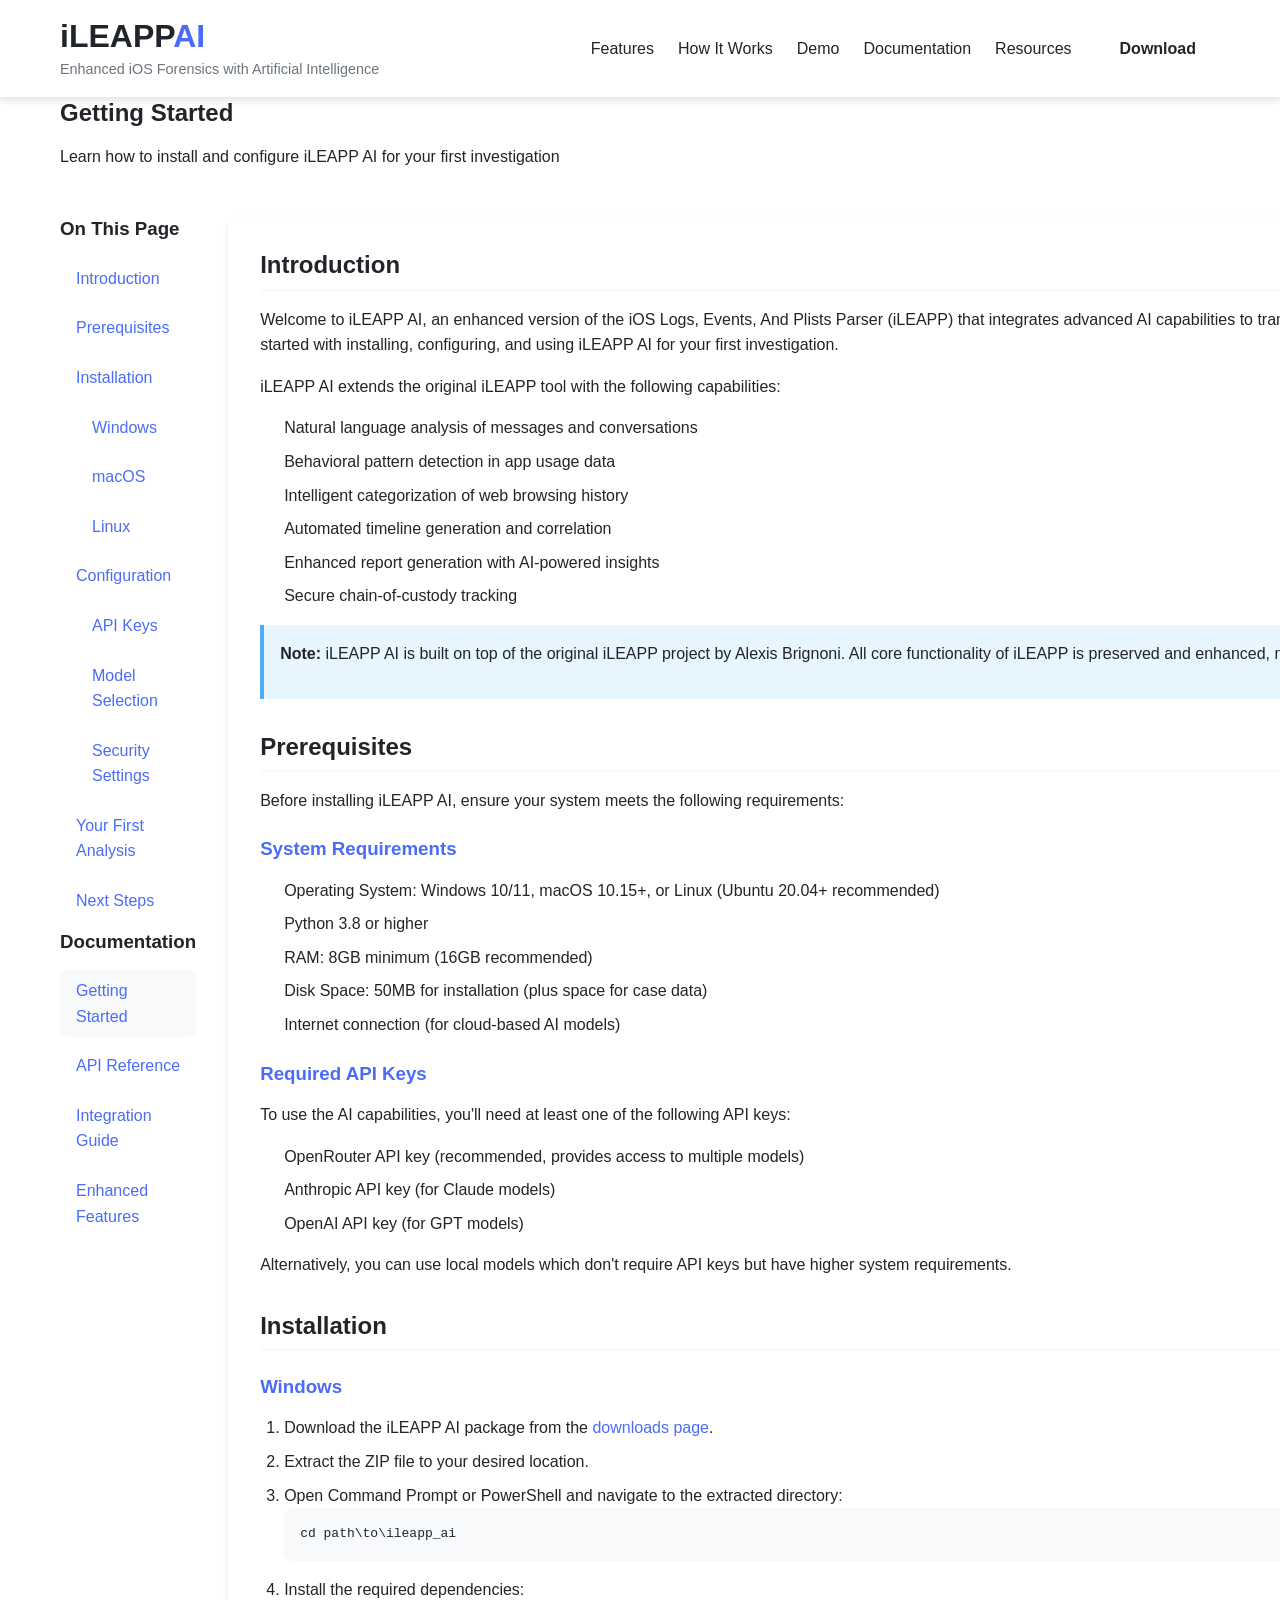
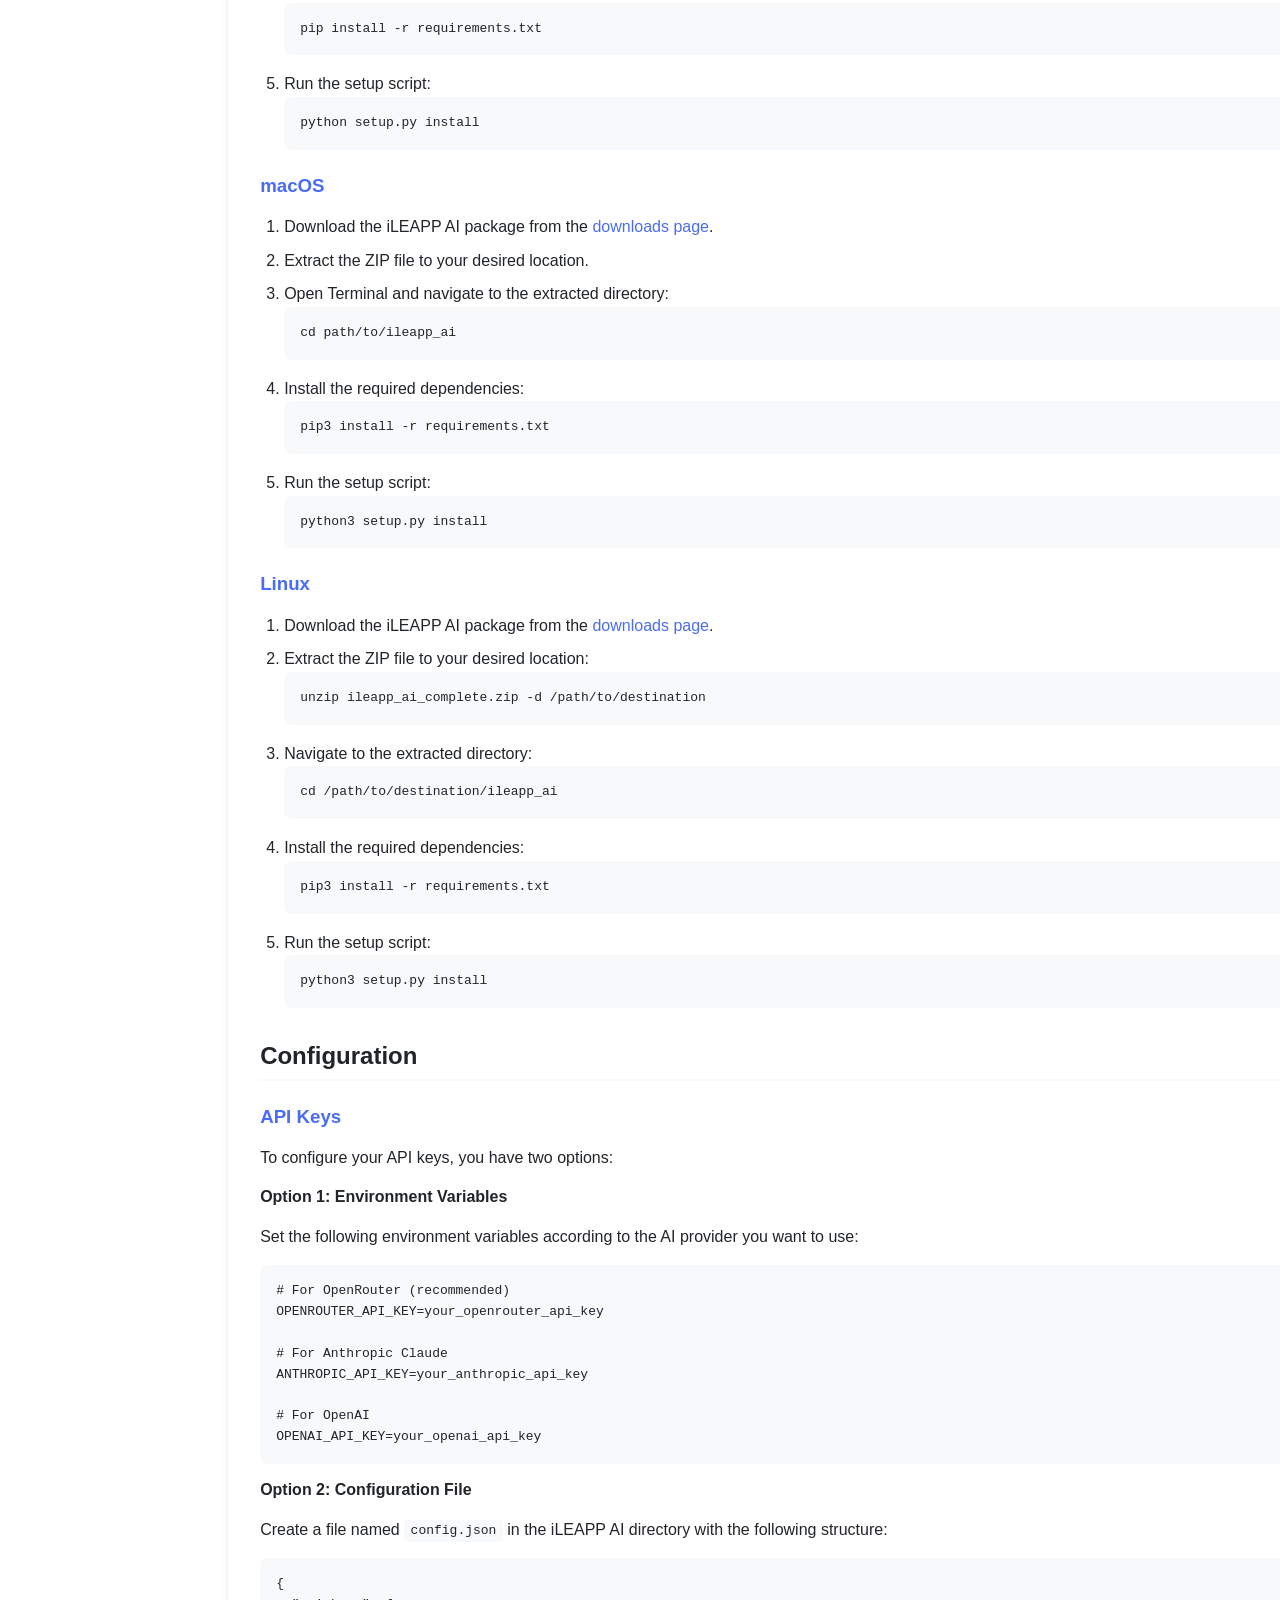
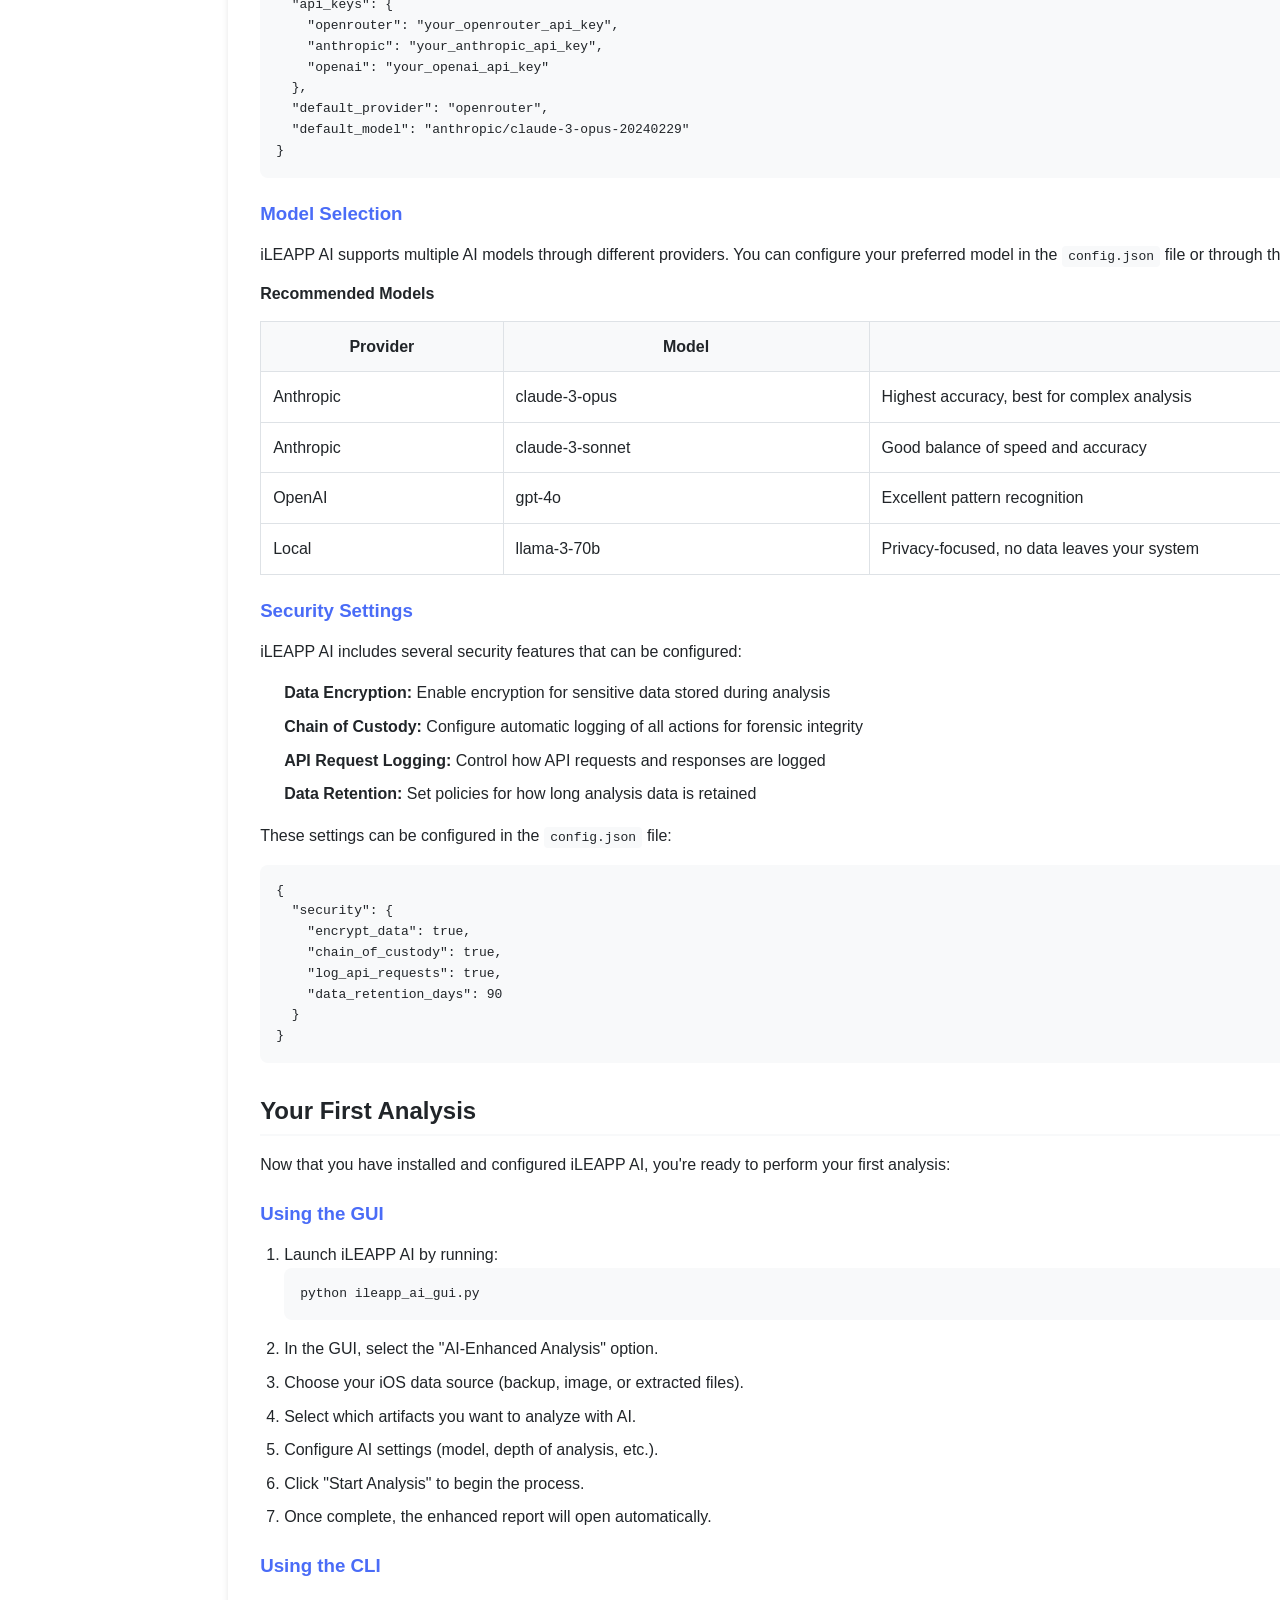
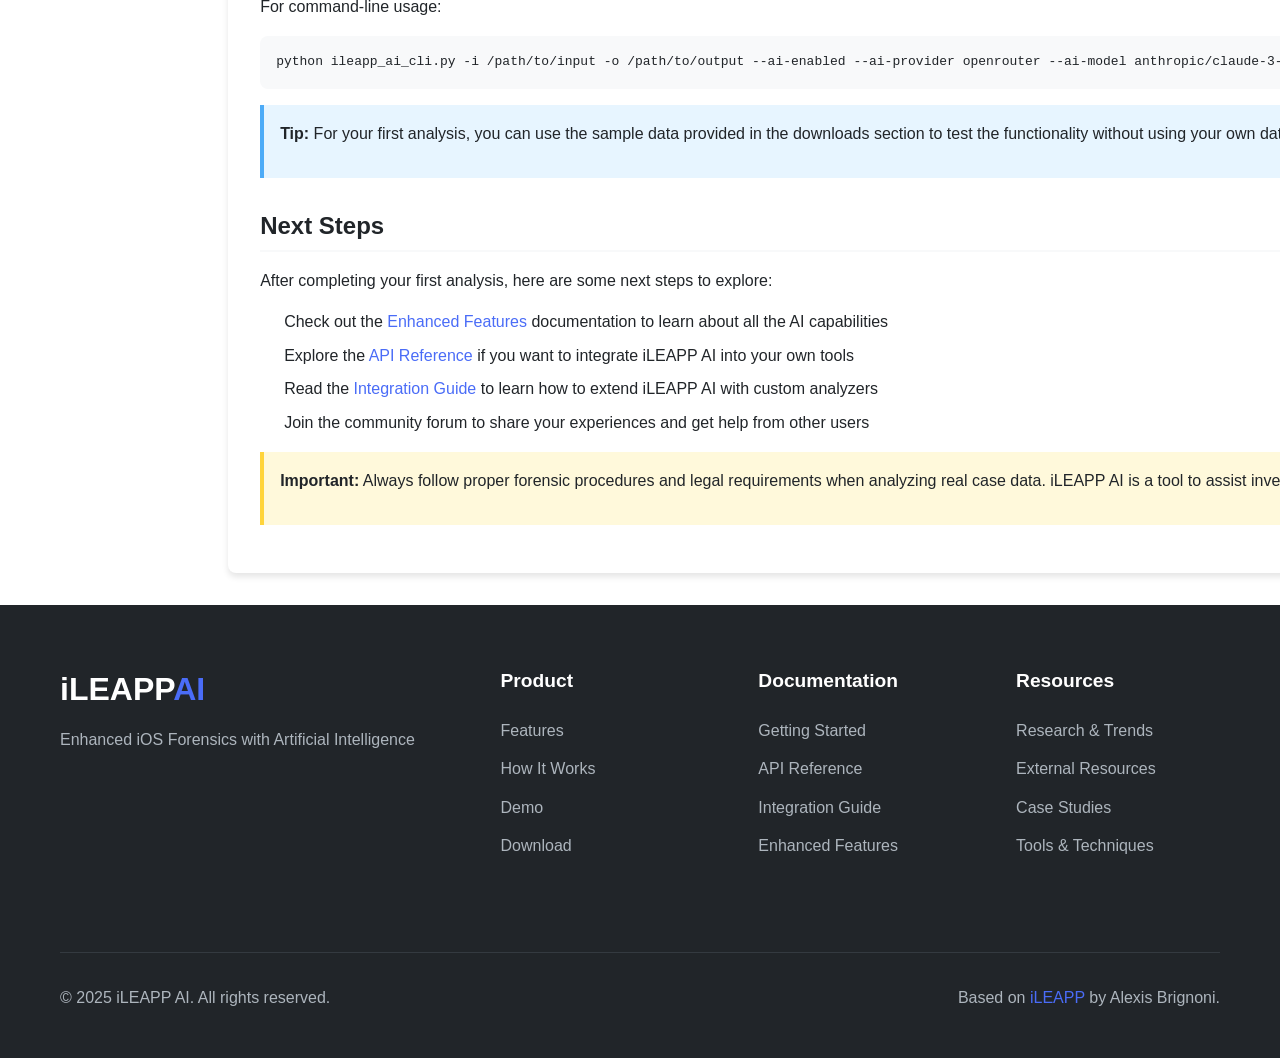
<file: website_backup/docs/getting-started.html>
<!DOCTYPE html>
<html lang="en">
<head>
    <meta charset="UTF-8">
    <meta name="viewport" content="width=device-width, initial-scale=1.0">
    <title>iLEAPP AI - Getting Started</title>
    <link rel="stylesheet" href="../styles.css">
    <link rel="stylesheet" href="https://cdnjs.cloudflare.com/ajax/libs/font-awesome/6.0.0/css/all.min.css">
    <style>
        .docs-container {
            padding: 2rem 0;
        }
        .docs-content {
            background-color: white;
            border-radius: var(--border-radius);
            padding: 2rem;
            box-shadow: var(--shadow);
        }
        .docs-content h2 {
            margin-top: 2rem;
            padding-bottom: 0.5rem;
            border-bottom: 2px solid var(--light-color);
        }
        .docs-content h2:first-child {
            margin-top: 0;
        }
        .docs-content h3 {
            margin-top: 1.5rem;
            color: var(--primary-color);
        }
        .docs-content p {
            margin-bottom: 1rem;
        }
        .docs-content ul, .docs-content ol {
            margin-bottom: 1rem;
            padding-left: 1.5rem;
        }
        .docs-content ul li, .docs-content ol li {
            margin-bottom: 0.5rem;
        }
        .docs-content pre {
            background-color: var(--light-color);
            padding: 1rem;
            border-radius: var(--border-radius);
            overflow-x: auto;
            margin-bottom: 1rem;
        }
        .docs-content code {
            font-family: monospace;
            background-color: var(--light-color);
            padding: 0.2rem 0.4rem;
            border-radius: 4px;
        }
        .docs-content pre code {
            background-color: transparent;
            padding: 0;
        }
        .docs-content img {
            max-width: 100%;
            border-radius: var(--border-radius);
            margin: 1rem 0;
        }
        .docs-content blockquote {
            border-left: 4px solid var(--primary-color);
            padding-left: 1rem;
            margin-left: 0;
            color: var(--secondary-color);
        }
        .docs-content table {
            width: 100%;
            border-collapse: collapse;
            margin-bottom: 1rem;
        }
        .docs-content table th, .docs-content table td {
            padding: 0.75rem;
            border: 1px solid #dee2e6;
        }
        .docs-content table th {
            background-color: var(--light-color);
        }
        .docs-content .note {
            background-color: #e7f5ff;
            border-left: 4px solid #4dabf7;
            padding: 1rem;
            margin: 1rem 0;
            border-radius: 0 var(--border-radius) var(--border-radius) 0;
        }
        .docs-content .warning {
            background-color: #fff9db;
            border-left: 4px solid #ffd43b;
            padding: 1rem;
            margin: 1rem 0;
            border-radius: 0 var(--border-radius) var(--border-radius) 0;
        }
        .docs-nav {
            position: sticky;
            top: 100px;
        }
        .docs-nav ul {
            padding-left: 0;
        }
        .docs-nav ul li {
            margin-bottom: 0.5rem;
        }
        .docs-nav ul li a {
            display: block;
            padding: 0.5rem 1rem;
            border-radius: var(--border-radius);
            transition: var(--transition);
        }
        .docs-nav ul li a:hover, .docs-nav ul li a.active {
            background-color: var(--light-color);
            color: var(--primary-color);
        }
        .docs-nav ul li ul {
            padding-left: 1rem;
            margin-top: 0.5rem;
        }
        .docs-layout {
            display: flex;
            gap: 2rem;
        }
        .docs-sidebar {
            flex: 1;
            max-width: 250px;
        }
        .docs-main {
            flex: 3;
        }
        @media (max-width: 992px) {
            .docs-layout {
                flex-direction: column;
            }
            .docs-sidebar {
                max-width: 100%;
            }
            .docs-nav {
                position: relative;
                top: 0;
            }
        }
    </style>
</head>
<body>
    <header>
        <div class="container">
            <div class="logo">
                <h1>iLEAPP<span>AI</span></h1>
                <p>Enhanced iOS Forensics with Artificial Intelligence</p>
            </div>
            <nav>
                <ul>
                    <li><a href="../index.html#features">Features</a></li>
                    <li><a href="../index.html#how-it-works">How It Works</a></li>
                    <li><a href="../index.html#demo">Demo</a></li>
                    <li><a href="../index.html#documentation">Documentation</a></li>
                    <li><a href="../index.html#resources">Resources</a></li>
                    <li><a href="../downloads/" class="btn">Download</a></li>
                </ul>
            </nav>
        </div>
    </header>

    <section class="page-header">
        <div class="container">
            <h1>Getting Started</h1>
            <p>Learn how to install and configure iLEAPP AI for your first investigation</p>
        </div>
    </section>

    <section class="docs-container">
        <div class="container">
            <div class="docs-layout">
                <div class="docs-sidebar">
                    <div class="docs-nav">
                        <h3>On This Page</h3>
                        <ul>
                            <li><a href="#introduction">Introduction</a></li>
                            <li><a href="#prerequisites">Prerequisites</a></li>
                            <li><a href="#installation">Installation</a>
                                <ul>
                                    <li><a href="#windows">Windows</a></li>
                                    <li><a href="#macos">macOS</a></li>
                                    <li><a href="#linux">Linux</a></li>
                                </ul>
                            </li>
                            <li><a href="#configuration">Configuration</a>
                                <ul>
                                    <li><a href="#api-keys">API Keys</a></li>
                                    <li><a href="#model-selection">Model Selection</a></li>
                                    <li><a href="#security-settings">Security Settings</a></li>
                                </ul>
                            </li>
                            <li><a href="#first-analysis">Your First Analysis</a></li>
                            <li><a href="#next-steps">Next Steps</a></li>
                        </ul>
                        <h3>Documentation</h3>
                        <ul>
                            <li><a href="getting-started.html" class="active">Getting Started</a></li>
                            <li><a href="api-reference.html">API Reference</a></li>
                            <li><a href="integration-guide.html">Integration Guide</a></li>
                            <li><a href="enhanced-features.html">Enhanced Features</a></li>
                        </ul>
                    </div>
                </div>
                <div class="docs-main">
                    <div class="docs-content">
                        <h2 id="introduction">Introduction</h2>
                        <p>Welcome to iLEAPP AI, an enhanced version of the iOS Logs, Events, And Plists Parser (iLEAPP) that integrates advanced AI capabilities to transform your digital forensics workflow. This guide will help you get started with installing, configuring, and using iLEAPP AI for your first investigation.</p>
                        
                        <p>iLEAPP AI extends the original iLEAPP tool with the following capabilities:</p>
                        <ul>
                            <li>Natural language analysis of messages and conversations</li>
                            <li>Behavioral pattern detection in app usage data</li>
                            <li>Intelligent categorization of web browsing history</li>
                            <li>Automated timeline generation and correlation</li>
                            <li>Enhanced report generation with AI-powered insights</li>
                            <li>Secure chain-of-custody tracking</li>
                        </ul>

                        <div class="note">
                            <p><strong>Note:</strong> iLEAPP AI is built on top of the original iLEAPP project by Alexis Brignoni. All core functionality of iLEAPP is preserved and enhanced, not replaced.</p>
                        </div>

                        <h2 id="prerequisites">Prerequisites</h2>
                        <p>Before installing iLEAPP AI, ensure your system meets the following requirements:</p>
                        
                        <h3>System Requirements</h3>
                        <ul>
                            <li>Operating System: Windows 10/11, macOS 10.15+, or Linux (Ubuntu 20.04+ recommended)</li>
                            <li>Python 3.8 or higher</li>
                            <li>RAM: 8GB minimum (16GB recommended)</li>
                            <li>Disk Space: 50MB for installation (plus space for case data)</li>
                            <li>Internet connection (for cloud-based AI models)</li>
                        </ul>

                        <h3>Required API Keys</h3>
                        <p>To use the AI capabilities, you'll need at least one of the following API keys:</p>
                        <ul>
                            <li>OpenRouter API key (recommended, provides access to multiple models)</li>
                            <li>Anthropic API key (for Claude models)</li>
                            <li>OpenAI API key (for GPT models)</li>
                        </ul>
                        <p>Alternatively, you can use local models which don't require API keys but have higher system requirements.</p>

                        <h2 id="installation">Installation</h2>
                        
                        <h3 id="windows">Windows</h3>
                        <ol>
                            <li>Download the iLEAPP AI package from the <a href="../downloads/">downloads page</a>.</li>
                            <li>Extract the ZIP file to your desired location.</li>
                            <li>Open Command Prompt or PowerShell and navigate to the extracted directory:
                                <pre><code>cd path\to\ileapp_ai</code></pre>
                            </li>
                            <li>Install the required dependencies:
                                <pre><code>pip install -r requirements.txt</code></pre>
                            </li>
                            <li>Run the setup script:
                                <pre><code>python setup.py install</code></pre>
                            </li>
                        </ol>

                        <h3 id="macos">macOS</h3>
                        <ol>
                            <li>Download the iLEAPP AI package from the <a href="../downloads/">downloads page</a>.</li>
                            <li>Extract the ZIP file to your desired location.</li>
                            <li>Open Terminal and navigate to the extracted directory:
                                <pre><code>cd path/to/ileapp_ai</code></pre>
                            </li>
                            <li>Install the required dependencies:
                                <pre><code>pip3 install -r requirements.txt</code></pre>
                            </li>
                            <li>Run the setup script:
                                <pre><code>python3 setup.py install</code></pre>
                            </li>
                        </ol>

                        <h3 id="linux">Linux</h3>
                        <ol>
                            <li>Download the iLEAPP AI package from the <a href="../downloads/">downloads page</a>.</li>
                            <li>Extract the ZIP file to your desired location:
                                <pre><code>unzip ileapp_ai_complete.zip -d /path/to/destination</code></pre>
                            </li>
                            <li>Navigate to the extracted directory:
                                <pre><code>cd /path/to/destination/ileapp_ai</code></pre>
                            </li>
                            <li>Install the required dependencies:
                                <pre><code>pip3 install -r requirements.txt</code></pre>
                            </li>
                            <li>Run the setup script:
                                <pre><code>python3 setup.py install</code></pre>
                            </li>
                        </ol>

                        <h2 id="configuration">Configuration</h2>
                        
                        <h3 id="api-keys">API Keys</h3>
                        <p>To configure your API keys, you have two options:</p>
                        
                        <h4>Option 1: Environment Variables</h4>
                        <p>Set the following environment variables according to the AI provider you want to use:</p>
                        <pre><code># For OpenRouter (recommended)
OPENROUTER_API_KEY=your_openrouter_api_key

# For Anthropic Claude
ANTHROPIC_API_KEY=your_anthropic_api_key

# For OpenAI
OPENAI_API_KEY=your_openai_api_key</code></pre>

                        <h4>Option 2: Configuration File</h4>
                        <p>Create a file named <code>config.json</code> in the iLEAPP AI directory with the following structure:</p>
                        <pre><code>{
  "api_keys": {
    "openrouter": "your_openrouter_api_key",
    "anthropic": "your_anthropic_api_key",
    "openai": "your_openai_api_key"
  },
  "default_provider": "openrouter",
  "default_model": "anthropic/claude-3-opus-20240229"
}</code></pre>

                        <h3 id="model-selection">Model Selection</h3>
                        <p>iLEAPP AI supports multiple AI models through different providers. You can configure your preferred model in the <code>config.json</code> file or through the GUI/CLI interface.</p>
                        
                        <h4>Recommended Models</h4>
                        <table>
                            <thead>
                                <tr>
                                    <th>Provider</th>
                                    <th>Model</th>
                                    <th>Strengths</th>
                                </tr>
                            </thead>
                            <tbody>
                                <tr>
                                    <td>Anthropic</td>
                                    <td>claude-3-opus</td>
                                    <td>Highest accuracy, best for complex analysis</td>
                                </tr>
                                <tr>
                                    <td>Anthropic</td>
                                    <td>claude-3-sonnet</td>
                                    <td>Good balance of speed and accuracy</td>
                                </tr>
                                <tr>
                                    <td>OpenAI</td>
                                    <td>gpt-4o</td>
                                    <td>Excellent pattern recognition</td>
                                </tr>
                                <tr>
                                    <td>Local</td>
                                    <td>llama-3-70b</td>
                                    <td>Privacy-focused, no data leaves your system</td>
                                </tr>
                            </tbody>
                        </table>

                        <h3 id="security-settings">Security Settings</h3>
                        <p>iLEAPP AI includes several security features that can be configured:</p>
                        
                        <ul>
                            <li><strong>Data Encryption:</strong> Enable encryption for sensitive data stored during analysis</li>
                            <li><strong>Chain of Custody:</strong> Configure automatic logging of all actions for forensic integrity</li>
                            <li><strong>API Request Logging:</strong> Control how API requests and responses are logged</li>
                            <li><strong>Data Retention:</strong> Set policies for how long analysis data is retained</li>
                        </ul>
                        
                        <p>These settings can be configured in the <code>config.json</code> file:</p>
                        <pre><code>{
  "security": {
    "encrypt_data": true,
    "chain_of_custody": true,
    "log_api_requests": true,
    "data_retention_days": 90
  }
}</code></pre>

                        <h2 id="first-analysis">Your First Analysis</h2>
                        <p>Now that you have installed and configured iLEAPP AI, you're ready to perform your first analysis:</p>
                        
                        <h3>Using the GUI</h3>
                        <ol>
                            <li>Launch iLEAPP AI by running:
                                <pre><code>python ileapp_ai_gui.py</code></pre>
                            </li>
                            <li>In the GUI, select the "AI-Enhanced Analysis" option.</li>
                            <li>Choose your iOS data source (backup, image, or extracted files).</li>
                            <li>Select which artifacts you want to analyze with AI.</li>
                            <li>Configure AI settings (model, depth of analysis, etc.).</li>
                            <li>Click "Start Analysis" to begin the process.</li>
                            <li>Once complete, the enhanced report will open automatically.</li>
                        </ol>

                        <h3>Using the CLI</h3>
                        <p>For command-line usage:</p>
                        <pre><code>python ileapp_ai_cli.py -i /path/to/input -o /path/to/output --ai-enabled --ai-provider openrouter --ai-model anthropic/claude-3-opus-20240229 --artifacts messages,app_usage,browser_history</code></pre>
                        
                        <div class="note">
                            <p><strong>Tip:</strong> For your first analysis, you can use the sample data provided in the downloads section to test the functionality without using your own data.</p>
                        </div>

                        <h2 id="next-steps">Next Steps</h2>
                        <p>After completing your first analysis, here are some next steps to explore:</p>
                        
                        <ul>
                            <li>Check out the <a href="enhanced-features.html">Enhanced Features</a> documentation to learn about all the AI capabilities</li>
                            <li>Explore the <a href="api-reference.html">API Reference</a> if you want to integrate iLEAPP AI into your own tools</li>
                            <li>Read the <a href="integration-guide.html">Integration Guide</a> to learn how to extend iLEAPP AI with custom analyzers</li>
                            <li>Join the community forum to share your experiences and get help from other users</li>
                        </ul>
                        
                        <div class="warning">
                            <p><strong>Important:</strong> Always follow proper forensic procedures and legal requirements when analyzing real case data. iLEAPP AI is a tool to assist investigators, not replace proper forensic methodology.</p>
                        </div>
                    </div>
                </div>
            </div>
        </div>
    </section>

    <footer>
        <div class="container">
            <div class="footer-content">
                <div class="footer-logo">
                    <h2>iLEAPP<span>AI</span></h2>
                    <p>Enhanced iOS Forensics with Artificial Intelligence</p>
                </div>
                <div class="footer-links">
                    <div class="footer-column">
                        <h3>Product</h3>
                        <ul>
                            <li><a href="../index.html#features">Features</a></li>
                            <li><a href="../index.html#how-it-works">How It Works</a></li>
                            <li><a href="../index.html#demo">Demo</a></li>
                            <li><a href="../downloads/">Download</a></li>
                        </ul>
                    </div>
                    <div class="footer-column">
                        <h3>Documentation</h3>
                        <ul>
                            <li><a href="getting-started.html">Getting Started</a></li>
                            <li><a href="api-reference.html">API Reference</a></li>
                            <li><a href="integration-guide.html">Integration Guide</a></li>
                            <li><a href="enhanced-features.html">Enhanced Features</a></li>
                        </ul>
                    </div>
                    <div class="footer-column">
                        <h3>Resources</h3>
                        <ul>
                            <li><a href="../index.html#resources">Research & Trends</a></li>
                            <li><a href="../index.html#resources">External Resources</a></li>
                            <li><a href="../index.html#resources">Case Studies</a></li>
                            <li><a href="../index.html#resources">Tools & Techniques</a></li>
                        </ul>
                    </div>
                </div>
            </div>
            <div class="footer-bottom">
                <p>&copy; 2025 iLEAPP AI. All rights reserved.</p>
                <p>Based on <a href="https://github.com/abrignoni/iLEAPP" target="_blank">iLEAPP</a> by Alexis Brignoni.</p>
            </div>
        </div>
    </footer>

    <script src="../scripts.js"></script>
</body>
</html>
</file>
<file: website_backup/styles.css>
/* Main Styles for iLEAPP AI Website */

/* Base Styles */
:root {
    --primary-color: #4a6cf7;
    --secondary-color: #6c757d;
    --accent-color: #ff6b6b;
    --light-color: #f8f9fa;
    --dark-color: #212529;
    --success-color: #28a745;
    --info-color: #17a2b8;
    --warning-color: #ffc107;
    --danger-color: #dc3545;
    --font-primary: 'Inter', -apple-system, BlinkMacSystemFont, 'Segoe UI', Roboto, Oxygen, Ubuntu, Cantarell, 'Open Sans', 'Helvetica Neue', sans-serif;
    --font-secondary: 'Poppins', -apple-system, BlinkMacSystemFont, 'Segoe UI', Roboto, Oxygen, Ubuntu, Cantarell, 'Open Sans', 'Helvetica Neue', sans-serif;
    --transition: all 0.3s ease;
    --shadow: 0 4px 6px rgba(0, 0, 0, 0.1);
    --shadow-lg: 0 10px 15px rgba(0, 0, 0, 0.1);
    --border-radius: 8px;
}

* {
    margin: 0;
    padding: 0;
    box-sizing: border-box;
}

html {
    scroll-behavior: smooth;
}

body {
    font-family: var(--font-primary);
    line-height: 1.6;
    color: var(--dark-color);
    background-color: #fff;
}

.container {
    width: 100%;
    max-width: 1200px;
    margin: 0 auto;
    padding: 0 20px;
}

h1, h2, h3, h4, h5, h6 {
    font-family: var(--font-secondary);
    font-weight: 700;
    line-height: 1.3;
    margin-bottom: 1rem;
}

p {
    margin-bottom: 1rem;
}

a {
    color: var(--primary-color);
    text-decoration: none;
    transition: var(--transition);
}

a:hover {
    color: #3a56c5;
}

ul {
    list-style: none;
}

img {
    max-width: 100%;
    height: auto;
}

.section-title {
    font-size: 2.5rem;
    text-align: center;
    margin-bottom: 3rem;
    position: relative;
    padding-bottom: 1rem;
}

.section-title::after {
    content: '';
    position: absolute;
    bottom: 0;
    left: 50%;
    transform: translateX(-50%);
    width: 80px;
    height: 4px;
    background-color: var(--primary-color);
    border-radius: 2px;
}

.section-description {
    text-align: center;
    max-width: 800px;
    margin: 0 auto 3rem;
    font-size: 1.1rem;
    color: var(--secondary-color);
}

/* Buttons */
.btn {
    display: inline-block;
    padding: 12px 24px;
    border-radius: var(--border-radius);
    font-weight: 600;
    text-align: center;
    cursor: pointer;
    transition: var(--transition);
    border: none;
    font-size: 1rem;
}

.btn-primary {
    background-color: var(--primary-color);
    color: white;
}

.btn-primary:hover {
    background-color: #3a56c5;
    color: white;
}

.btn-secondary {
    background-color: var(--secondary-color);
    color: white;
}

.btn-secondary:hover {
    background-color: #5a6268;
    color: white;
}

/* Header */
header {
    background-color: white;
    box-shadow: var(--shadow);
    position: sticky;
    top: 0;
    z-index: 1000;
    padding: 1rem 0;
}

header .container {
    display: flex;
    justify-content: space-between;
    align-items: center;
}

.logo h1 {
    font-size: 2rem;
    margin-bottom: 0;
}

.logo span {
    color: var(--primary-color);
}

.logo p {
    font-size: 0.9rem;
    color: var(--secondary-color);
    margin-bottom: 0;
}

nav ul {
    display: flex;
    align-items: center;
}

nav ul li {
    margin-left: 1.5rem;
}

nav ul li a {
    color: var(--dark-color);
    font-weight: 500;
}

nav ul li a:hover {
    color: var(--primary-color);
}

/* Hero Section */
.hero {
    padding: 6rem 0;
    background: linear-gradient(135deg, #f5f7ff 0%, #e8ecff 100%);
}

.hero .container {
    display: flex;
    align-items: center;
    justify-content: space-between;
}

.hero-content {
    flex: 1;
    padding-right: 2rem;
}

.hero-content h2 {
    font-size: 3rem;
    margin-bottom: 1.5rem;
    line-height: 1.2;
}

.hero-content p {
    font-size: 1.2rem;
    color: var(--secondary-color);
    margin-bottom: 2rem;
}

.hero-buttons {
    display: flex;
    gap: 1rem;
}

.hero-image {
    flex: 1;
    display: flex;
    justify-content: center;
    align-items: center;
}

/* Features Section */
.features {
    padding: 6rem 0;
    background-color: white;
}

.feature-grid {
    display: grid;
    grid-template-columns: repeat(auto-fill, minmax(250px, 1fr));
    gap: 2rem;
}

.feature-card {
    background-color: white;
    border-radius: var(--border-radius);
    padding: 2rem;
    box-shadow: var(--shadow);
    transition: var(--transition);
    text-align: center;
}

.feature-card:hover {
    transform: translateY(-5px);
    box-shadow: var(--shadow-lg);
}

.feature-icon {
    font-size: 2.5rem;
    color: var(--primary-color);
    margin-bottom: 1.5rem;
}

.feature-card h3 {
    font-size: 1.5rem;
    margin-bottom: 1rem;
}

.feature-card p {
    color: var(--secondary-color);
}

/* How It Works Section */
.how-it-works {
    padding: 6rem 0;
    background-color: var(--light-color);
}

.workflow {
    max-width: 800px;
    margin: 0 auto 4rem;
}

.workflow-step {
    display: flex;
    margin-bottom: 2rem;
    position: relative;
}

.workflow-step:not(:last-child)::after {
    content: '';
    position: absolute;
    top: 50px;
    left: 25px;
    width: 2px;
    height: calc(100% + 2rem);
    background-color: var(--primary-color);
}

.step-number {
    width: 50px;
    height: 50px;
    background-color: var(--primary-color);
    color: white;
    border-radius: 50%;
    display: flex;
    justify-content: center;
    align-items: center;
    font-weight: 700;
    font-size: 1.5rem;
    margin-right: 2rem;
    z-index: 1;
}

.step-content {
    flex: 1;
}

.step-content h3 {
    font-size: 1.5rem;
    margin-bottom: 0.5rem;
}

.integration-options {
    text-align: center;
}

.integration-options h3 {
    font-size: 1.8rem;
    margin-bottom: 2rem;
}

.integration-grid {
    display: grid;
    grid-template-columns: repeat(auto-fill, minmax(200px, 1fr));
    gap: 2rem;
}

.integration-card {
    background-color: white;
    border-radius: var(--border-radius);
    padding: 2rem;
    box-shadow: var(--shadow);
    transition: var(--transition);
    text-align: center;
}

.integration-card:hover {
    transform: translateY(-5px);
    box-shadow: var(--shadow-lg);
}

.integration-card img {
    height: 60px;
    margin-bottom: 1.5rem;
}

.integration-card h4 {
    font-size: 1.2rem;
    margin-bottom: 0.5rem;
}

.integration-card p {
    color: var(--secondary-color);
    font-size: 0.9rem;
}

/* Demo Section */
.demo {
    padding: 6rem 0;
    background-color: white;
}

.demo-content {
    display: flex;
    flex-wrap: wrap;
    gap: 3rem;
    margin-bottom: 3rem;
}

.demo-video {
    flex: 1;
    min-width: 300px;
}

.video-placeholder {
    background-color: var(--light-color);
    border-radius: var(--border-radius);
    height: 350px;
    display: flex;
    flex-direction: column;
    justify-content: center;
    align-items: center;
    cursor: pointer;
}

.video-placeholder i {
    font-size: 4rem;
    color: var(--primary-color);
    margin-bottom: 1rem;
}

.demo-screenshots {
    flex: 1;
    min-width: 300px;
}

.demo-screenshots h3 {
    font-size: 1.8rem;
    margin-bottom: 1.5rem;
}

.screenshot-grid {
    display: grid;
    grid-template-columns: repeat(auto-fill, minmax(150px, 1fr));
    gap: 1rem;
}

.screenshot {
    cursor: pointer;
}

.screenshot img {
    border-radius: var(--border-radius);
    box-shadow: var(--shadow);
    transition: var(--transition);
}

.screenshot:hover img {
    transform: scale(1.05);
    box-shadow: var(--shadow-lg);
}

.screenshot p {
    font-size: 0.9rem;
    text-align: center;
    margin-top: 0.5rem;
}

.demo-cta {
    text-align: center;
}

/* Documentation Section */
.documentation {
    padding: 6rem 0;
    background-color: var(--light-color);
}

.doc-grid {
    display: grid;
    grid-template-columns: repeat(auto-fill, minmax(250px, 1fr));
    gap: 2rem;
}

.doc-card {
    background-color: white;
    border-radius: var(--border-radius);
    padding: 2rem;
    box-shadow: var(--shadow);
    transition: var(--transition);
    text-align: center;
}

.doc-card:hover {
    transform: translateY(-5px);
    box-shadow: var(--shadow-lg);
}

.doc-icon {
    font-size: 2.5rem;
    color: var(--primary-color);
    margin-bottom: 1.5rem;
}

.doc-card h3 {
    font-size: 1.5rem;
    margin-bottom: 1rem;
}

.doc-card p {
    color: var(--secondary-color);
    margin-bottom: 1.5rem;
}

/* Resources Section */
.resources {
    padding: 6rem 0;
    background-color: white;
}

.resource-grid {
    display: grid;
    grid-template-columns: repeat(auto-fill, minmax(250px, 1fr));
    gap: 2rem;
}

.resource-card {
    background-color: var(--light-color);
    border-radius: var(--border-radius);
    padding: 2rem;
    box-shadow: var(--shadow);
}

.resource-card h3 {
    font-size: 1.5rem;
    margin-bottom: 1.5rem;
    color: var(--primary-color);
}

.resource-card ul li {
    margin-bottom: 1rem;
    position: relative;
    padding-left: 1.5rem;
}

.resource-card ul li::before {
    content: '→';
    position: absolute;
    left: 0;
    color: var(--primary-color);
}

.resource-card ul li a {
    color: var(--dark-color);
    transition: var(--transition);
}

.resource-card ul li a:hover {
    color: var(--primary-color);
}

/* CTA Section */
.cta {
    padding: 6rem 0;
    background: linear-gradient(135deg, #4a6cf7 0%, #3a56c5 100%);
    color: white;
    text-align: center;
}

.cta h2 {
    font-size: 2.5rem;
    margin-bottom: 1.5rem;
}

.cta p {
    font-size: 1.2rem;
    margin-bottom: 2rem;
    max-width: 800px;
    margin-left: auto;
    margin-right: auto;
}

.cta .btn-primary {
    background-color: white;
    color: var(--primary-color);
}

.cta .btn-primary:hover {
    background-color: var(--light-color);
}

/* Footer */
footer {
    background-color: var(--dark-color);
    color: white;
    padding: 4rem 0 2rem;
}

.footer-content {
    display: flex;
    flex-wrap: wrap;
    justify-content: space-between;
    margin-bottom: 3rem;
}

.footer-logo {
    flex: 1;
    min-width: 250px;
    margin-bottom: 2rem;
}

.footer-logo h2 {
    font-size: 2rem;
    margin-bottom: 1rem;
}

.footer-logo span {
    color: var(--primary-color);
}

.footer-logo p {
    color: #adb5bd;
}

.footer-links {
    flex: 2;
    display: flex;
    flex-wrap: wrap;
    justify-content: space-around;
}

.footer-column {
    min-width: 150px;
    margin-bottom: 2rem;
}

.footer-column h3 {
    font-size: 1.2rem;
    margin-bottom: 1.5rem;
    color: white;
}

.footer-column ul li {
    margin-bottom: 0.8rem;
}

.footer-column ul li a {
    color: #adb5bd;
    transition: var(--transition);
}

.footer-column ul li a:hover {
    color: white;
}

.footer-bottom {
    border-top: 1px solid #343a40;
    padding-top: 2rem;
    display: flex;
    flex-wrap: wrap;
    justify-content: space-between;
}

.footer-bottom p {
    margin-bottom: 1rem;
    color: #adb5bd;
}

.footer-bottom a {
    color: var(--primary-color);
}

/* Responsive Styles */
@media (max-width: 992px) {
    .hero .container {
        flex-direction: column;
    }
    
    .hero-content {
        padding-right: 0;
        margin-bottom: 3rem;
        text-align: center;
    }
    
    .hero-buttons {
        justify-content: center;
    }
    
    .footer-content {
        flex-direction: column;
    }
    
    .footer-logo {
        text-align: center;
        margin-bottom: 3rem;
    }
    
    .footer-links {
        justify-content: space-between;
    }
}

@media (max-width: 768px) {
    header .container {
        flex-direction: column;
    }
    
    .logo {
        margin-bottom: 1.5rem;
        text-align: center;
    }
    
    nav ul {
        flex-wrap: wrap;
        justify-content: center;
    }
    
    nav ul li {
        margin: 0.5rem;
    }
    
    .section-title {
        font-size: 2rem;
    }
    
    .hero-content h2 {
        font-size: 2.5rem;
    }
    
    .demo-content {
        flex-direction: column;
    }
    
    .footer-bottom {
        flex-direction: column;
        text-align: center;
    }
}

@media (max-width: 576px) {
    .feature-grid,
    .integration-grid,
    .doc-grid,
    .resource-grid {
        grid-template-columns: 1fr;
    }
    
    .hero-buttons {
        flex-direction: column;
        gap: 1rem;
    }
    
    .footer-links {
        flex-direction: column;
    }
    
    .footer-column {
        text-align: center;
    }
}
</file>
